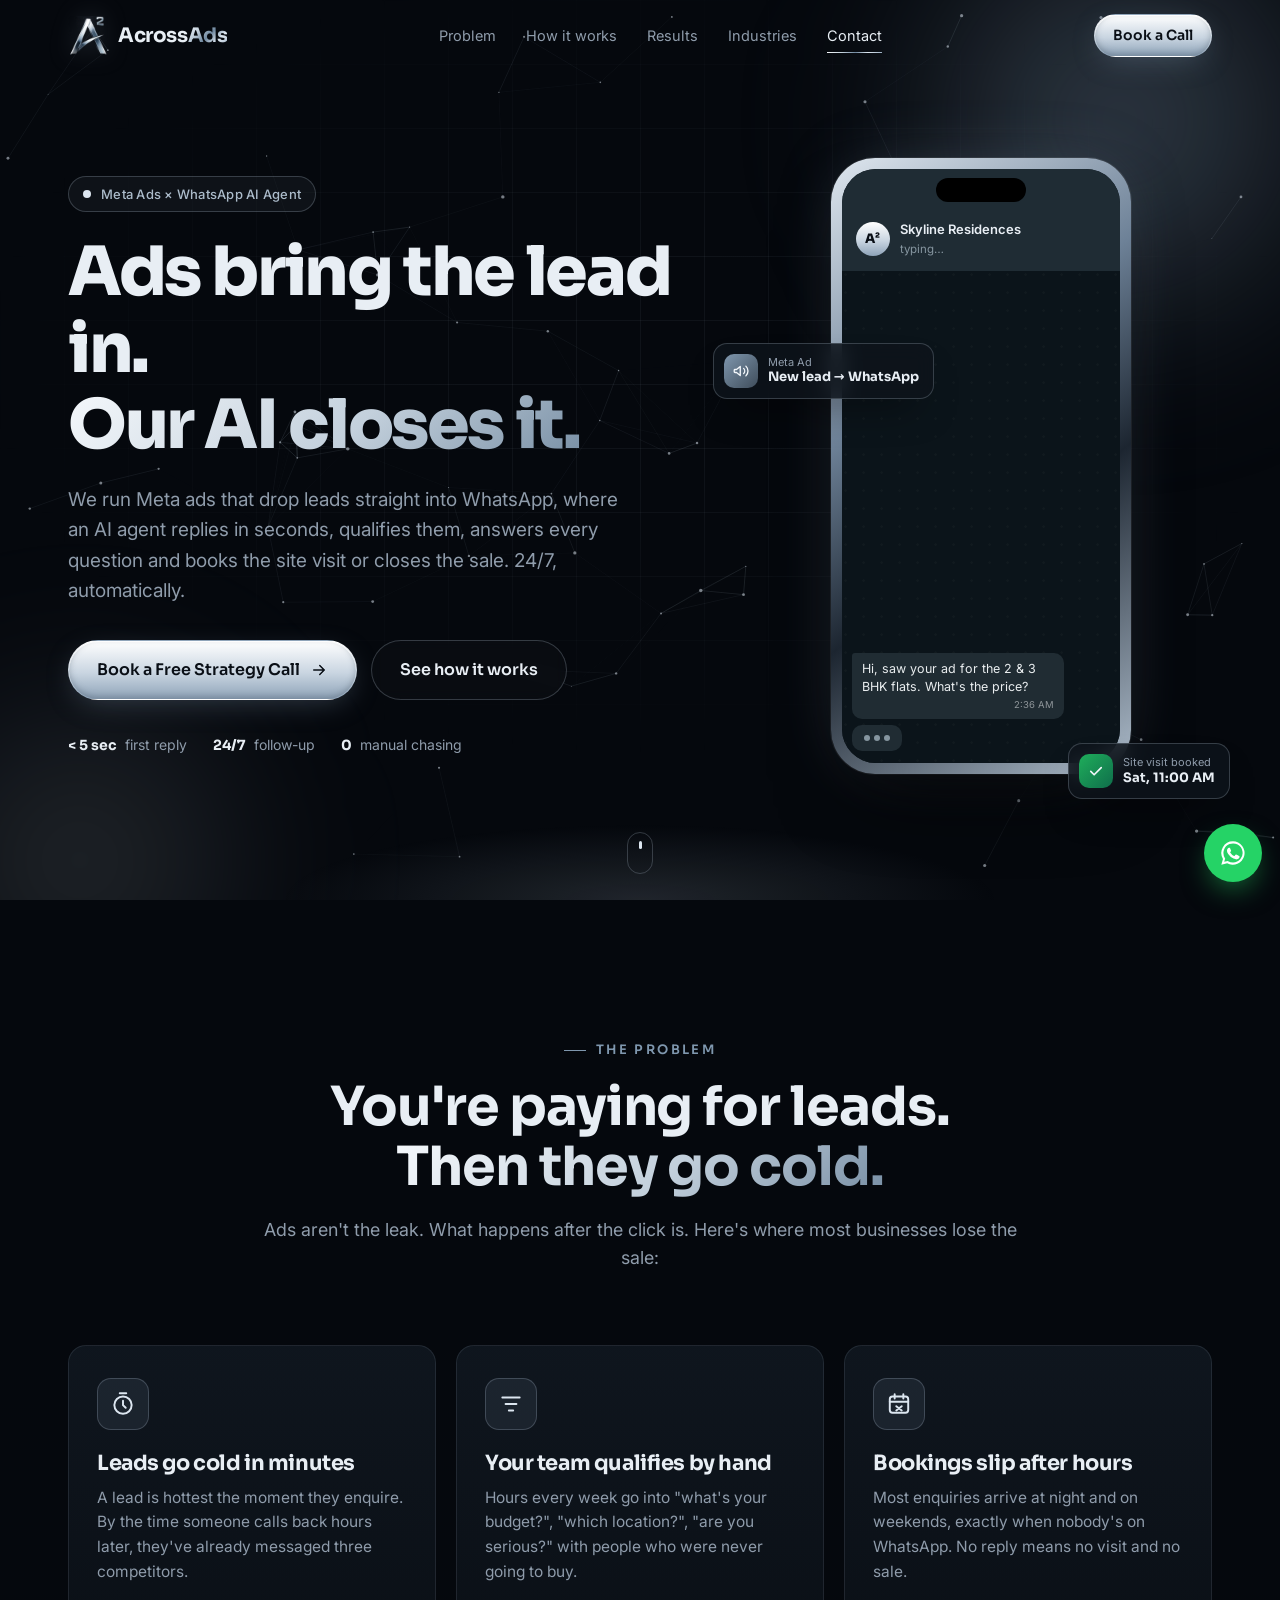
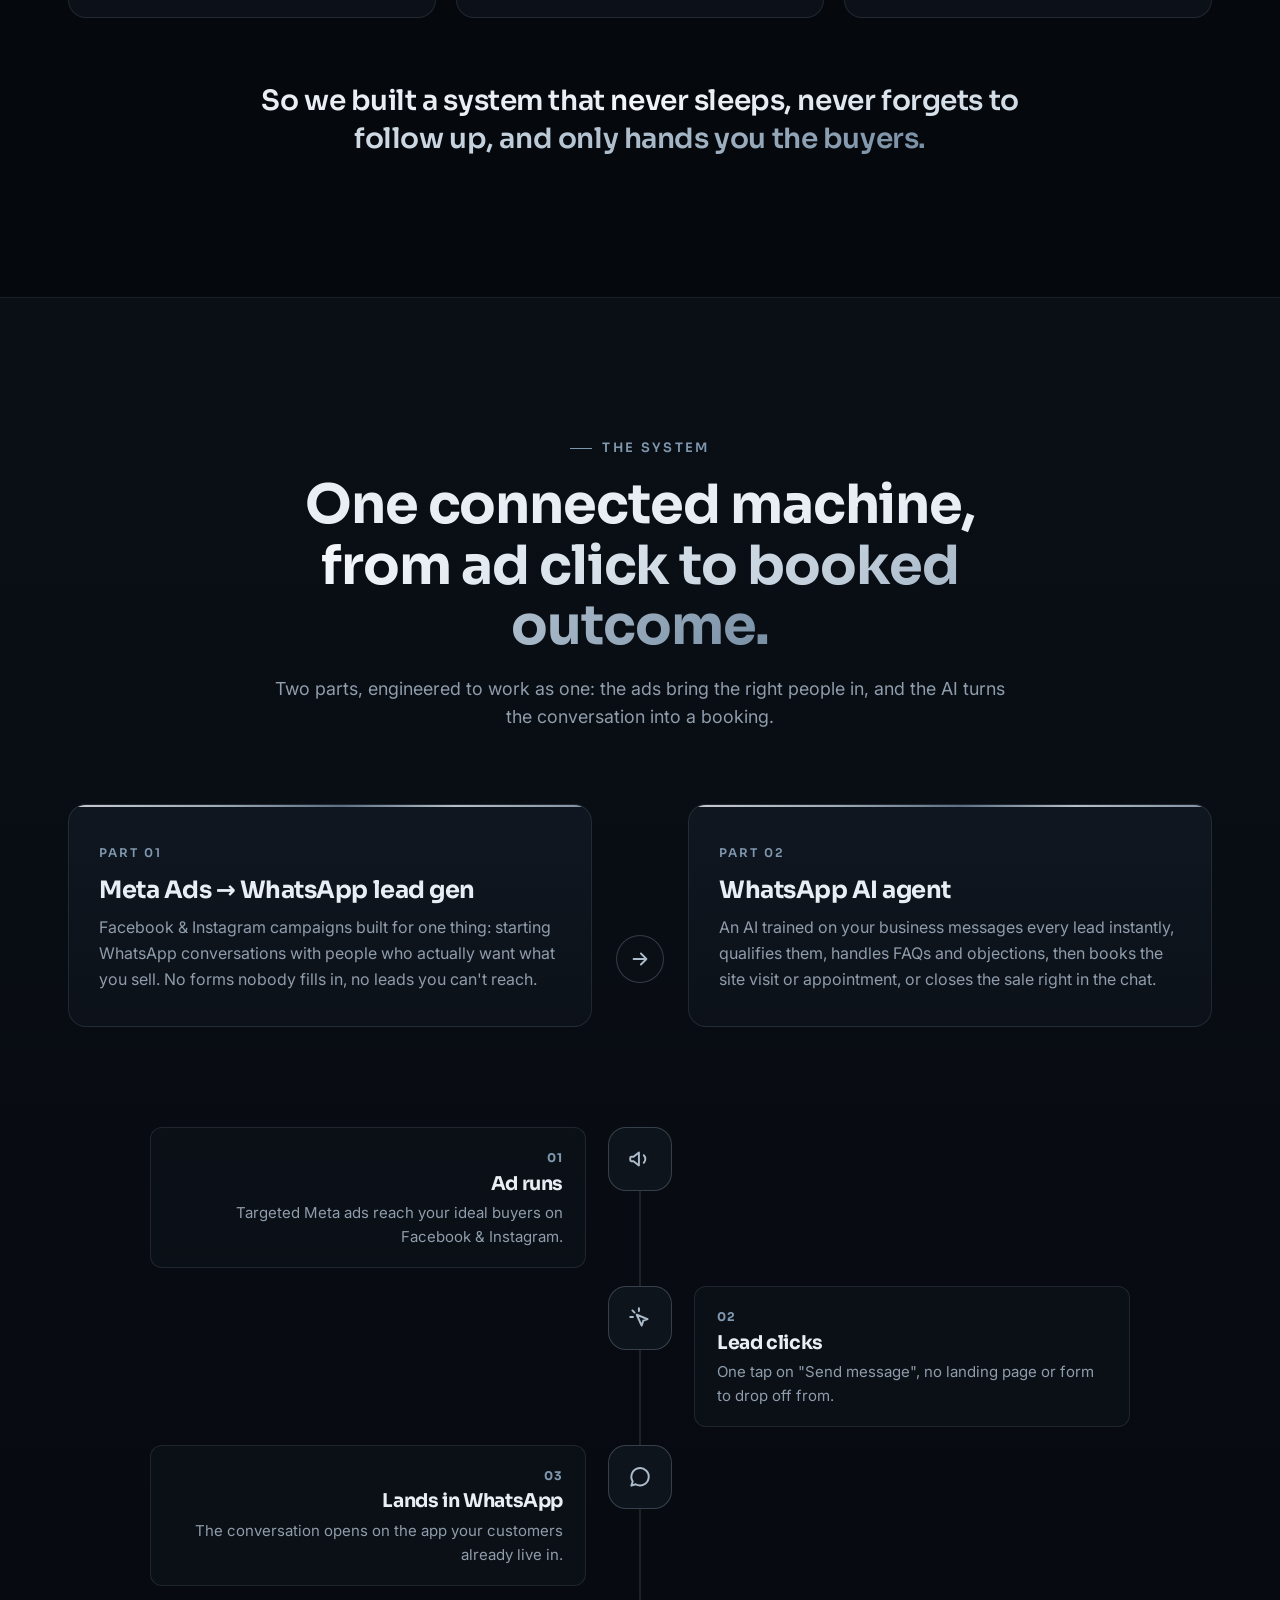
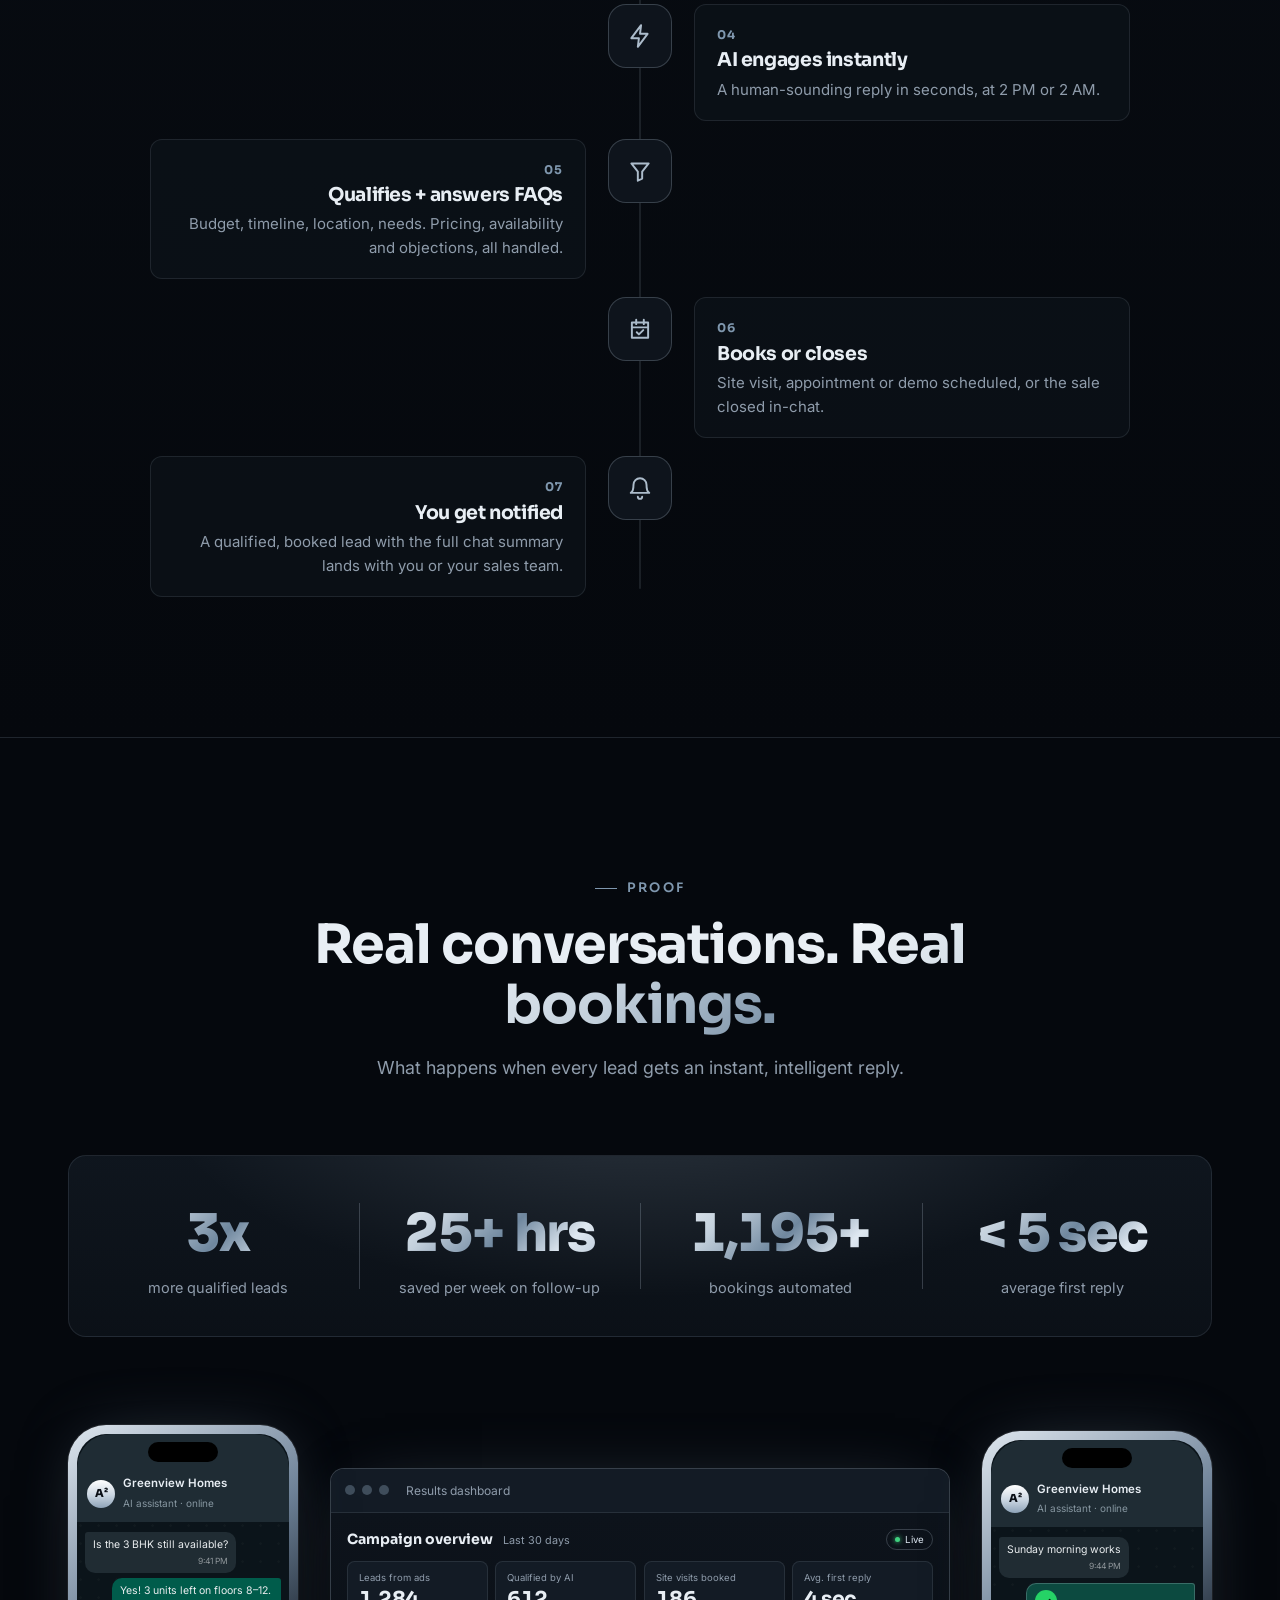
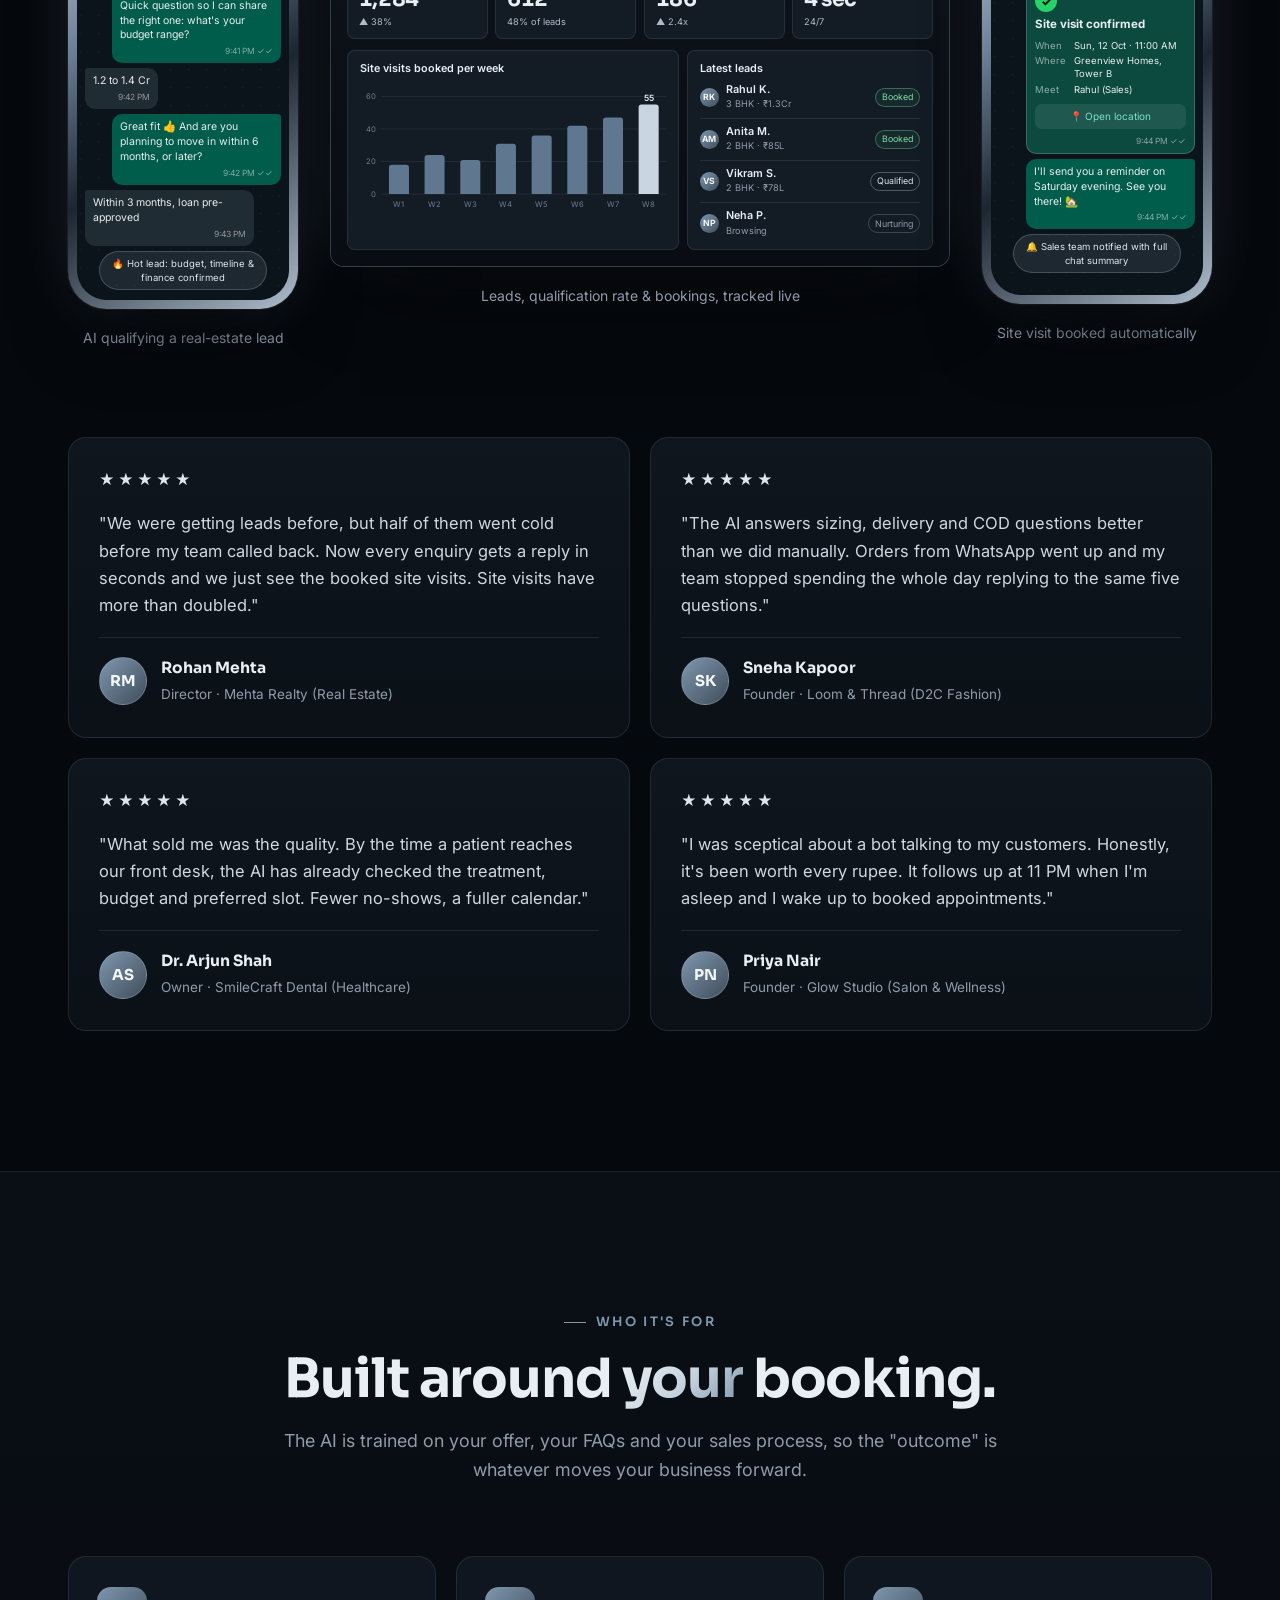
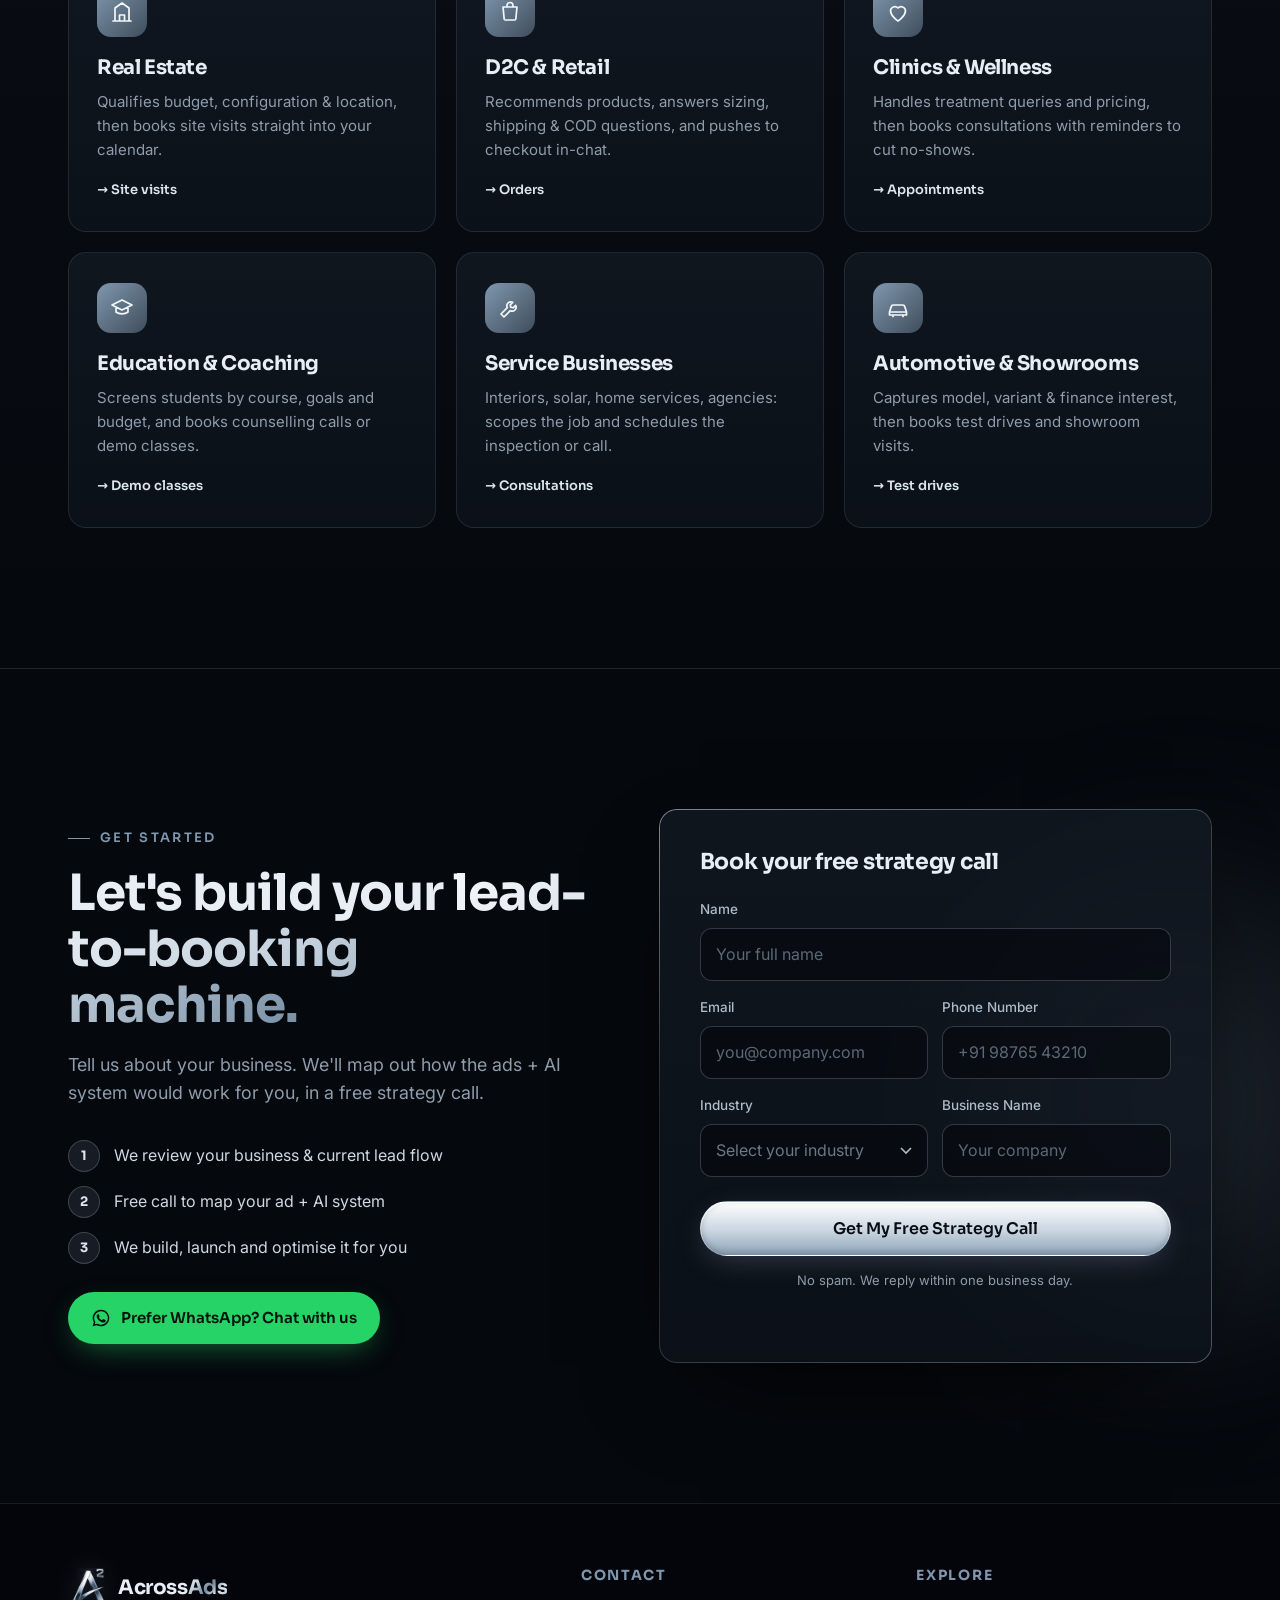
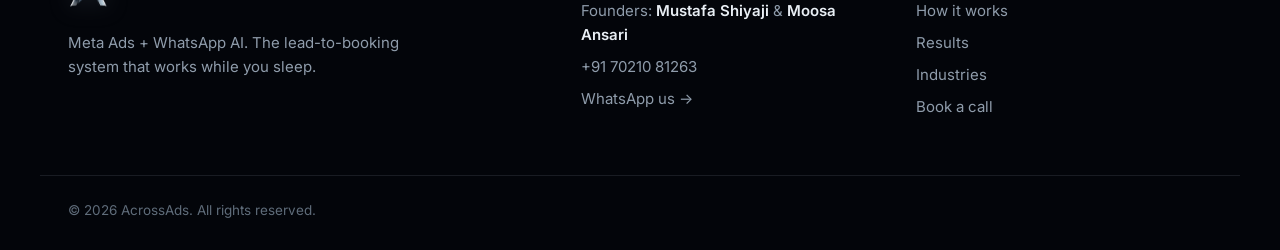
<file: index.html>
<!doctype html>
<html lang="en" class="no-js">
<head>
  <meta charset="utf-8" />
  <meta name="viewport" content="width=device-width, initial-scale=1, viewport-fit=cover" />
  <title>AcrossAds | Meta Ads + WhatsApp AI Lead-to-Booking System</title>
  <meta name="description" content="AcrossAds runs Meta ads that send leads straight into WhatsApp, where our AI agent replies instantly, qualifies them and books site visits or closes the sale, 24/7." />
  <meta name="theme-color" content="#05080d" />

  <!-- Social share preview. Swap the image for a 1200x630 banner when you have one. -->
  <meta property="og:title" content="AcrossAds | Ads bring the lead in. Our AI closes it." />
  <meta property="og:description" content="Meta Ads → WhatsApp → AI agent that qualifies and books, automatically." />
  <meta property="og:image" content="assets/logo-full.webp" />

  <link rel="icon" type="image/png" href="assets/favicon.png" />
  <link rel="preconnect" href="https://fonts.googleapis.com" />
  <link rel="preconnect" href="https://fonts.gstatic.com" crossorigin />
  <link href="https://fonts.googleapis.com/css2?family=Sora:wght@500;600;700;800&family=Inter:wght@400;500;600&display=swap" rel="stylesheet" />
  <link rel="stylesheet" href="styles.css" />
</head>
<body>

  <!-- =========================================================
       NAVBAR (sticky)
       ========================================================= -->
  <header class="nav" id="nav">
    <div class="container nav__inner">
      <a href="#top" class="brand" aria-label="AcrossAds home">
        <!-- Logo mark (cropped from your logo, background removed).
             To use a new file, replace assets/logo-mark.webp -->
        <img src="assets/logo-mark.webp" alt="" width="40" height="40" class="brand__mark" />
        <span class="brand__name">Across<span>Ads</span></span>
      </a>

      <nav class="nav__links" id="navLinks" aria-label="Primary">
        <a href="#problem">Problem</a>
        <a href="#system">How it works</a>
        <a href="#proof">Results</a>
        <a href="#industries">Industries</a>
        <a href="#contact">Contact</a>
        <a href="#contact" class="btn btn--chrome nav__cta-mobile">Book a Call</a>
      </nav>

      <div class="nav__right">
        <a href="#contact" class="btn btn--chrome btn--sm nav__cta">Book a Call</a>
        <button class="nav__toggle" id="navToggle" aria-label="Open menu" aria-expanded="false" aria-controls="navLinks">
          <span></span><span></span>
        </button>
      </div>
    </div>
  </header>

  <main id="top">

    <!-- =========================================================
         1. HERO
         ========================================================= -->
    <section class="hero">
      <!-- Animated background: drifting chrome/steel glows + particle mesh (canvas, see script.js) -->
      <div class="hero__bg" aria-hidden="true">
        <div class="orb orb--1" data-parallax="0.15"></div>
        <div class="orb orb--2" data-parallax="-0.1"></div>
        <canvas id="mesh"></canvas>
        <div class="hero__grid"></div>
      </div>

      <div class="container hero__inner">
        <div class="hero__copy">
          <p class="eyebrow reveal"><span class="dot"></span> Meta Ads × WhatsApp AI Agent</p>
          <h1 class="hero__title reveal">
            Ads bring the lead in.<br />
            <span class="chrome-text">Our AI closes it.</span>
          </h1>
          <p class="hero__sub reveal">
            We run Meta ads that drop leads straight into WhatsApp, where an AI agent replies in seconds,
            qualifies them, answers every question and books the site visit or closes the sale. 24/7, automatically.
          </p>
          <div class="hero__ctas reveal">
            <a href="#contact" class="btn btn--chrome btn--lg">
              Book a Free Strategy Call
              <svg viewBox="0 0 24 24" width="18" height="18" aria-hidden="true"><path d="M5 12h14M13 6l6 6-6 6" fill="none" stroke="currentColor" stroke-width="2" stroke-linecap="round" stroke-linejoin="round"/></svg>
            </a>
            <a href="#system" class="btn btn--ghost btn--lg">See how it works</a>
          </div>
          <ul class="hero__chips reveal">
            <li><strong>&lt; 5 sec</strong> first reply</li>
            <li><strong>24/7</strong> follow-up</li>
            <li><strong>0</strong> manual chasing</li>
          </ul>
        </div>

        <!-- Hero phone: animated WhatsApp conversation (messages defined in script.js → HERO_CHAT) -->
        <div class="hero__visual reveal" data-parallax="-0.06">
          <div class="float-card float-card--ad">
            <div class="float-card__icon">
              <svg viewBox="0 0 24 24" width="18" height="18" aria-hidden="true"><path d="M3 11v2a1 1 0 0 0 1 1h2l5 4V6L6 10H4a1 1 0 0 0-1 1zM15.5 8.5a5 5 0 0 1 0 7M18.5 5.5a9 9 0 0 1 0 13" fill="none" stroke="currentColor" stroke-width="1.8" stroke-linecap="round" stroke-linejoin="round"/></svg>
            </div>
            <div><small>Meta Ad</small><b>New lead → WhatsApp</b></div>
          </div>

          <div class="phone">
            <div class="phone__notch"></div>
            <div class="wa">
              <div class="wa__head">
                <div class="wa__avatar">A²</div>
                <div>
                  <b>Skyline Residences</b>
                  <small id="waStatus">AI assistant · online</small>
                </div>
              </div>
              <div class="wa__body" id="heroChat" aria-live="polite"></div>
            </div>
          </div>

          <div class="float-card float-card--booked">
            <div class="float-card__icon float-card__icon--ok">
              <svg viewBox="0 0 24 24" width="18" height="18" aria-hidden="true"><path d="M5 12.5l4.5 4.5L19 7.5" fill="none" stroke="currentColor" stroke-width="2.2" stroke-linecap="round" stroke-linejoin="round"/></svg>
            </div>
            <div><small>Site visit booked</small><b>Sat, 11:00 AM</b></div>
          </div>
        </div>
      </div>

      <a href="#problem" class="scroll-cue" aria-label="Scroll down"><span></span></a>
    </section>

    <!-- =========================================================
         2. THE PROBLEM
         ========================================================= -->
    <section class="section" id="problem">
      <div class="container">
        <div class="section__head reveal">
          <p class="kicker">The problem</p>
          <h2>You're paying for leads. <span class="chrome-text">Then they go cold.</span></h2>
          <p class="lead">Ads aren't the leak. What happens after the click is. Here's where most businesses lose the sale:</p>
        </div>

        <div class="problem-grid">
          <article class="p-card reveal">
            <div class="p-card__icon">
              <svg viewBox="0 0 24 24" width="26" height="26" aria-hidden="true"><circle cx="12" cy="13" r="8" fill="none" stroke="currentColor" stroke-width="1.8"/><path d="M12 9v4l2.5 2.5M9 2h6" fill="none" stroke="currentColor" stroke-width="1.8" stroke-linecap="round"/></svg>
            </div>
            <h3>Leads go cold in minutes</h3>
            <p>A lead is hottest the moment they enquire. By the time someone calls back hours later, they've already messaged three competitors.</p>
          </article>

          <article class="p-card reveal">
            <div class="p-card__icon">
              <svg viewBox="0 0 24 24" width="26" height="26" aria-hidden="true"><path d="M4 6h16M7 12h10M10 18h4" fill="none" stroke="currentColor" stroke-width="1.8" stroke-linecap="round"/></svg>
            </div>
            <h3>Your team qualifies by hand</h3>
            <p>Hours every week go into "what's your budget?", "which location?", "are you serious?" with people who were never going to buy.</p>
          </article>

          <article class="p-card reveal">
            <div class="p-card__icon">
              <svg viewBox="0 0 24 24" width="26" height="26" aria-hidden="true"><rect x="3.5" y="5" width="17" height="15" rx="2.5" fill="none" stroke="currentColor" stroke-width="1.8"/><path d="M3.5 10h17M8 3v4M16 3v4M9.5 14l5 4M14.5 14l-5 4" fill="none" stroke="currentColor" stroke-width="1.8" stroke-linecap="round"/></svg>
            </div>
            <h3>Bookings slip after hours</h3>
            <p>Most enquiries arrive at night and on weekends, exactly when nobody's on WhatsApp. No reply means no visit and no sale.</p>
          </article>
        </div>

        <p class="problem__bridge reveal">
          So we built a system that <span class="chrome-text">never sleeps, never forgets to follow up, and only hands you the buyers.</span>
        </p>
      </div>
    </section>

    <!-- =========================================================
         3. THE SYSTEM (how it works)
         ========================================================= -->
    <section class="section section--alt" id="system">
      <div class="container">
        <div class="section__head reveal">
          <p class="kicker">The system</p>
          <h2>One connected machine, <span class="chrome-text">from ad click to booked outcome.</span></h2>
          <p class="lead">Two parts, engineered to work as one: the ads bring the right people in, and the AI turns the conversation into a booking.</p>
        </div>

        <!-- Two pillars -->
        <div class="pillars">
          <div class="pillar reveal">
            <span class="pillar__num">Part 01</span>
            <h3>Meta Ads → WhatsApp lead gen</h3>
            <p>Facebook &amp; Instagram campaigns built for one thing: starting WhatsApp conversations with people who actually want what you sell. No forms nobody fills in, no leads you can't reach.</p>
          </div>
          <div class="pillar__link" aria-hidden="true">
            <span></span>
            <svg viewBox="0 0 24 24" width="22" height="22"><path d="M5 12h14M13 6l6 6-6 6" fill="none" stroke="currentColor" stroke-width="2" stroke-linecap="round" stroke-linejoin="round"/></svg>
          </div>
          <div class="pillar reveal">
            <span class="pillar__num">Part 02</span>
            <h3>WhatsApp AI agent</h3>
            <p>An AI trained on your business messages every lead instantly, qualifies them, handles FAQs and objections, then books the site visit or appointment, or closes the sale right in the chat.</p>
          </div>
        </div>

        <!-- Step-by-step flow. The line fills as you scroll (script.js → flow progress). -->
        <div class="flow" id="flow">
          <div class="flow__track" aria-hidden="true"><div class="flow__fill" id="flowFill"></div></div>
          <ol class="flow__list">

          <li class="step reveal">
            <div class="step__icon"><svg viewBox="0 0 24 24" aria-hidden="true"><path d="M3 11v2a1 1 0 0 0 1 1h2l5 4V6L6 10H4a1 1 0 0 0-1 1zM15.5 8.5a5 5 0 0 1 0 7" /></svg></div>
            <div class="step__body"><span class="step__n">01</span><h4>Ad runs</h4><p>Targeted Meta ads reach your ideal buyers on Facebook &amp; Instagram.</p></div>
          </li>
          <li class="step reveal">
            <div class="step__icon"><svg viewBox="0 0 24 24" aria-hidden="true"><path d="M9 9l10 4-4 1.5L13.5 19z M5 5l2 2M11 3v2.5M3 11h2.5" /></svg></div>
            <div class="step__body"><span class="step__n">02</span><h4>Lead clicks</h4><p>One tap on "Send message", no landing page or form to drop off from.</p></div>
          </li>
          <li class="step reveal">
            <div class="step__icon"><svg viewBox="0 0 24 24" aria-hidden="true"><path d="M4 20l1.3-3.9A8 8 0 1 1 8 18.7z" /></svg></div>
            <div class="step__body"><span class="step__n">03</span><h4>Lands in WhatsApp</h4><p>The conversation opens on the app your customers already live in.</p></div>
          </li>
          <li class="step reveal">
            <div class="step__icon"><svg viewBox="0 0 24 24" aria-hidden="true"><path d="M13 2L4 14h7l-1 8 9-12h-7z" /></svg></div>
            <div class="step__body"><span class="step__n">04</span><h4>AI engages instantly</h4><p>A human-sounding reply in seconds, at 2 PM or 2 AM.</p></div>
          </li>
          <li class="step reveal">
            <div class="step__icon"><svg viewBox="0 0 24 24" aria-hidden="true"><path d="M4 5h16l-6 7.5V19l-4 2v-8.5z" /></svg></div>
            <div class="step__body"><span class="step__n">05</span><h4>Qualifies + answers FAQs</h4><p>Budget, timeline, location, needs. Pricing, availability and objections, all handled.</p></div>
          </li>
          <li class="step reveal">
            <div class="step__icon"><svg viewBox="0 0 24 24" aria-hidden="true"><path d="M4.5 6h15v14h-15zM4.5 10.5h15M8.5 3.5v4M15.5 3.5v4M9 15l2 2 4-4" /></svg></div>
            <div class="step__body"><span class="step__n">06</span><h4>Books or closes</h4><p>Site visit, appointment or demo scheduled, or the sale closed in-chat.</p></div>
          </li>
          <li class="step reveal">
            <div class="step__icon"><svg viewBox="0 0 24 24" aria-hidden="true"><path d="M6 9a6 6 0 1 1 12 0c0 6 2.5 7.5 2.5 7.5h-17S6 15 6 9zM10 20a2 2 0 0 0 4 0" /></svg></div>
            <div class="step__body"><span class="step__n">07</span><h4>You get notified</h4><p>A qualified, booked lead with the full chat summary lands with you or your sales team.</p></div>
          </li>
          </ol>
        </div>
      </div>
    </section>

    <!-- =========================================================
         4. PROOF / SOCIAL PROOF
         ========================================================= -->
    <section class="section" id="proof">
      <div class="container">
        <div class="section__head reveal">
          <p class="kicker">Proof</p>
          <h2>Real conversations. <span class="chrome-text">Real bookings.</span></h2>
          <p class="lead">What happens when every lead gets an instant, intelligent reply.</p>
        </div>

        <!-- STAT STRIP
             ✏️ EDIT: change data-count (the number), data-suffix / data-prefix, and the label text.
             Counters animate from 0 when scrolled into view. -->
        <div class="stats reveal">
          <div class="stat">
            <span class="stat__num" data-count="3" data-suffix="x">0</span>
            <span class="stat__label">more qualified leads</span>
          </div>
          <div class="stat">
            <span class="stat__num" data-count="25" data-suffix="+ hrs">0</span>
            <span class="stat__label">saved per week on follow-up</span>
          </div>
          <div class="stat">
            <span class="stat__num" data-count="1200" data-suffix="+">0</span>
            <span class="stat__label">bookings automated</span>
          </div>
          <div class="stat">
            <span class="stat__num" data-count="5" data-prefix="&lt; " data-suffix=" sec">0</span>
            <span class="stat__label">average first reply</span>
          </div>
        </div>

        <!-- SCREENSHOT MOCKUPS
             These are built in HTML (sample data) so the section looks complete before you have real screenshots.
             ✏️ EDIT: change the names/numbers directly below, OR replace a whole mockup
             (the <div class="wa wa--mini">…</div> or <div class="dash">…</div> inside a frame) with:  <img src="assets/your-screenshot.jpg" alt="Describe it" />
             Phone frames suit tall WhatsApp screenshots (≈ 9:19.5). The browser frame suits dashboards (≈ 16:10). -->
        <div class="shots">
          <figure class="shot reveal">
            <div class="phone phone--sm">
              <div class="phone__notch"></div>
              <div class="phone__screen">
                <div class="wa wa--mini">
                <div class="wa__head">
                  <div class="wa__avatar">A²</div>
                  <div><b>Greenview Homes</b><small>AI assistant · online</small></div>
                </div>
                <div class="wa__body">
                  <div class="msg msg--in">Is the 3 BHK still available?<small>9:41 PM</small></div>
                  <div class="msg msg--out">Yes! 3 units left on floors 8–12. Quick question so I can share the right one: what's your budget range?<small>9:41 PM ✓✓</small></div>
                  <div class="msg msg--in">1.2 to 1.4 Cr<small>9:42 PM</small></div>
                  <div class="msg msg--out">Great fit 👍 And are you planning to move in within 6 months, or later?<small>9:42 PM ✓✓</small></div>
                  <div class="msg msg--in">Within 3 months, loan pre-approved<small>9:43 PM</small></div>
                  <div class="msg msg--tag">🔥 Hot lead: budget, timeline &amp; finance confirmed</div>
                </div>
              </div>
              </div>
            </div>
            <figcaption>AI qualifying a real-estate lead</figcaption>
          </figure>

          <figure class="shot shot--wide reveal">
            <div class="browser">
              <div class="browser__bar"><i></i><i></i><i></i><span>Results dashboard</span></div>
              <div class="browser__screen">
                <div class="dash">
                  <div class="dash__top">
                    <div><b>Campaign overview</b><span>Last 30 days</span></div>
                    <span class="dash__live"><i></i>Live</span>
                  </div>
                  <div class="dash__kpis">
                    <div class="kpi"><span>Leads from ads</span><b>1,284</b><em>▲ 38%</em></div>
                    <div class="kpi"><span>Qualified by AI</span><b>612</b><em>48% of leads</em></div>
                    <div class="kpi"><span>Site visits booked</span><b>186</b><em>▲ 2.4x</em></div>
                    <div class="kpi"><span>Avg. first reply</span><b>4 sec</b><em>24/7</em></div>
                  </div>
                  <div class="dash__main">
                    <div class="dash__panel">
                      <p class="dash__h">Site visits booked per week</p>
                      <svg class="dash__svg" viewBox="0 0 320 132" role="img" aria-label="Site visits booked per week, rising from 18 in week 1 to 55 in week 8"><line x1="22" x2="320" y1="116.0" y2="116.0" class="g"/><text x="17" y="119.0" text-anchor="end">0</text><line x1="22" x2="320" y1="82.0" y2="82.0" class="g"/><text x="17" y="85.0" text-anchor="end">20</text><line x1="22" x2="320" y1="48.0" y2="48.0" class="g"/><text x="17" y="51.0" text-anchor="end">40</text><line x1="22" x2="320" y1="14.0" y2="14.0" class="g"/><text x="17" y="17.0" text-anchor="end">60</text><path d="M30.2,116.0V88.4Q30.2,85.4 33.2,85.4H48.1Q51.1,85.4 51.1,88.4V116.0Z" class="b"><title>W1: 18 site visits booked</title></path><text x="40.6" y="129" text-anchor="middle">W1</text><path d="M67.4,116.0V78.2Q67.4,75.2 70.4,75.2H85.3Q88.3,75.2 88.3,78.2V116.0Z" class="b"><title>W2: 24 site visits booked</title></path><text x="77.9" y="129" text-anchor="middle">W2</text><path d="M104.7,116.0V83.3Q104.7,80.3 107.7,80.3H122.6Q125.6,80.3 125.6,83.3V116.0Z" class="b"><title>W3: 21 site visits booked</title></path><text x="115.1" y="129" text-anchor="middle">W3</text><path d="M141.9,116.0V66.3Q141.9,63.3 144.9,63.3H159.8Q162.8,63.3 162.8,66.3V116.0Z" class="b"><title>W4: 31 site visits booked</title></path><text x="152.4" y="129" text-anchor="middle">W4</text><path d="M179.2,116.0V57.8Q179.2,54.8 182.2,54.8H197.1Q200.1,54.8 200.1,57.8V116.0Z" class="b"><title>W5: 36 site visits booked</title></path><text x="189.6" y="129" text-anchor="middle">W5</text><path d="M216.4,116.0V47.6Q216.4,44.6 219.4,44.6H234.3Q237.3,44.6 237.3,47.6V116.0Z" class="b"><title>W6: 42 site visits booked</title></path><text x="226.9" y="129" text-anchor="middle">W6</text><path d="M253.7,116.0V39.1Q253.7,36.1 256.7,36.1H271.6Q274.6,36.1 274.6,39.1V116.0Z" class="b"><title>W7: 47 site visits booked</title></path><text x="264.1" y="129" text-anchor="middle">W7</text><path d="M290.9,116.0V25.5Q290.9,22.5 293.9,22.5H308.8Q311.8,22.5 311.8,25.5V116.0Z" class="b b--hi"><title>W8: 55 site visits booked</title></path><text x="301.4" y="129" text-anchor="middle">W8</text><text x="301.4" y="18.5" text-anchor="middle" class="v">55</text></svg>
                    </div>
                    <div class="dash__panel">
                      <p class="dash__h">Latest leads</p>
                      <ul class="dash__leads">
                        <li><span class="av">RK</span><div><b>Rahul K.</b><small>3 BHK · ₹1.3Cr</small></div><em class="st st--ok">Booked</em></li>
                        <li><span class="av">AM</span><div><b>Anita M.</b><small>2 BHK · ₹85L</small></div><em class="st st--ok">Booked</em></li>
                        <li><span class="av">VS</span><div><b>Vikram S.</b><small>2 BHK · ₹78L</small></div><em class="st st--q">Qualified</em></li>
                        <li><span class="av">NP</span><div><b>Neha P.</b><small>Browsing</small></div><em class="st">Nurturing</em></li>
                      </ul>
                    </div>
                  </div>
                </div>
              </div>
            </div>
            <figcaption>Leads, qualification rate &amp; bookings, tracked live</figcaption>
          </figure>

          <figure class="shot reveal">
            <div class="phone phone--sm">
              <div class="phone__notch"></div>
              <div class="phone__screen">
                <div class="wa wa--mini">
                <div class="wa__head">
                  <div class="wa__avatar">A²</div>
                  <div><b>Greenview Homes</b><small>AI assistant · online</small></div>
                </div>
                <div class="wa__body">
                  <div class="msg msg--in">Sunday morning works<small>9:44 PM</small></div>
                  <div class="msg msg--out booking">
                    <span class="booking__ok">✓</span>
                    <b>Site visit confirmed</b>
                    <dl>
                      <dt>When</dt><dd>Sun, 12 Oct · 11:00 AM</dd>
                      <dt>Where</dt><dd>Greenview Homes, Tower B</dd>
                      <dt>Meet</dt><dd>Rahul (Sales)</dd>
                    </dl>
                    <span class="booking__btn">📍 Open location</span>
                    <small>9:44 PM ✓✓</small>
                  </div>
                  <div class="msg msg--out">I'll send you a reminder on Saturday evening. See you there! 🏡<small>9:44 PM ✓✓</small></div>
                  <div class="msg msg--tag">🔔 Sales team notified with full chat summary</div>
                </div>
              </div>
              </div>
            </div>
            <figcaption>Site visit booked automatically</figcaption>
          </figure>
        </div>

        <!-- TESTIMONIALS
             ⚠️ PLACEHOLDERS: these are sample testimonials. Replace them with real ones from your
             clients before running traffic to this page.
             ✏️ EDIT: quote text, name, business/industry, and the photo. For a photo, replace
             <div class="t-card__avatar">RM</div> with  <img class="t-card__avatar" src="assets/client.jpg" alt="Name" /> -->
        <div class="testimonials">
          <blockquote class="t-card reveal">
            <div class="t-card__stars" aria-label="5 out of 5">★★★★★</div>
            <p>"We were getting leads before, but half of them went cold before my team called back. Now every enquiry gets a reply in seconds and we just see the booked site visits. Site visits have more than doubled."</p>
            <footer>
              <div class="t-card__avatar">RM</div>
              <div><b>Rohan Mehta</b><small>Director · Mehta Realty (Real Estate)</small></div>
            </footer>
          </blockquote>

          <blockquote class="t-card reveal">
            <div class="t-card__stars" aria-label="5 out of 5">★★★★★</div>
            <p>"The AI answers sizing, delivery and COD questions better than we did manually. Orders from WhatsApp went up and my team stopped spending the whole day replying to the same five questions."</p>
            <footer>
              <div class="t-card__avatar">SK</div>
              <div><b>Sneha Kapoor</b><small>Founder · Loom &amp; Thread (D2C Fashion)</small></div>
            </footer>
          </blockquote>

          <blockquote class="t-card reveal">
            <div class="t-card__stars" aria-label="5 out of 5">★★★★★</div>
            <p>"What sold me was the quality. By the time a patient reaches our front desk, the AI has already checked the treatment, budget and preferred slot. Fewer no-shows, a fuller calendar."</p>
            <footer>
              <div class="t-card__avatar">AS</div>
              <div><b>Dr. Arjun Shah</b><small>Owner · SmileCraft Dental (Healthcare)</small></div>
            </footer>
          </blockquote>

          <blockquote class="t-card reveal">
            <div class="t-card__stars" aria-label="5 out of 5">★★★★★</div>
            <p>"I was sceptical about a bot talking to my customers. Honestly, it's been worth every rupee. It follows up at 11 PM when I'm asleep and I wake up to booked appointments."</p>
            <footer>
              <div class="t-card__avatar">PN</div>
              <div><b>Priya Nair</b><small>Founder · Glow Studio (Salon &amp; Wellness)</small></div>
            </footer>
          </blockquote>
        </div>
      </div>
    </section>

    <!-- =========================================================
         5. WHO IT'S FOR
         ========================================================= -->
    <section class="section section--alt" id="industries">
      <div class="container">
        <div class="section__head reveal">
          <p class="kicker">Who it's for</p>
          <h2>Built around <span class="chrome-text">your</span> booking.</h2>
          <p class="lead">The AI is trained on your offer, your FAQs and your sales process, so the "outcome" is whatever moves your business forward.</p>
        </div>

        <!-- ✏️ EDIT: add/remove industry cards freely. -->
        <div class="industries">
          <article class="i-card reveal">
            <div class="i-card__icon"><svg viewBox="0 0 24 24" aria-hidden="true"><path d="M3 21h18M5 21V8l7-5 7 5v13M9.5 21v-6h5v6"/></svg></div>
            <h3>Real Estate</h3>
            <p>Qualifies budget, configuration &amp; location, then books site visits straight into your calendar.</p>
            <span class="i-card__tag">→ Site visits</span>
          </article>
          <article class="i-card reveal">
            <div class="i-card__icon"><svg viewBox="0 0 24 24" aria-hidden="true"><path d="M5 7h14l-1.2 12.2a1 1 0 0 1-1 .8H7.2a1 1 0 0 1-1-.8zM9 7V5.5a3 3 0 0 1 6 0V7"/></svg></div>
            <h3>D2C &amp; Retail</h3>
            <p>Recommends products, answers sizing, shipping &amp; COD questions, and pushes to checkout in-chat.</p>
            <span class="i-card__tag">→ Orders</span>
          </article>
          <article class="i-card reveal">
            <div class="i-card__icon"><svg viewBox="0 0 24 24" aria-hidden="true"><path d="M12 21s-7.5-4.6-7.5-10.4A4.4 4.4 0 0 1 12 8a4.4 4.4 0 0 1 7.5 2.6C19.5 16.4 12 21 12 21z"/></svg></div>
            <h3>Clinics &amp; Wellness</h3>
            <p>Handles treatment queries and pricing, then books consultations with reminders to cut no-shows.</p>
            <span class="i-card__tag">→ Appointments</span>
          </article>
          <article class="i-card reveal">
            <div class="i-card__icon"><svg viewBox="0 0 24 24" aria-hidden="true"><path d="M2 9l10-5 10 5-10 5zM6 11v5c3 2.5 9 2.5 12 0v-5"/></svg></div>
            <h3>Education &amp; Coaching</h3>
            <p>Screens students by course, goals and budget, and books counselling calls or demo classes.</p>
            <span class="i-card__tag">→ Demo classes</span>
          </article>
          <article class="i-card reveal">
            <div class="i-card__icon"><svg viewBox="0 0 24 24" aria-hidden="true"><path d="M14.7 6.3a4 4 0 0 0-5.4 5.4L3 18l3 3 6.3-6.3a4 4 0 0 0 5.4-5.4l-2.5 2.5-2.4-.6-.6-2.4z"/></svg></div>
            <h3>Service Businesses</h3>
            <p>Interiors, solar, home services, agencies: scopes the job and schedules the inspection or call.</p>
            <span class="i-card__tag">→ Consultations</span>
          </article>
          <article class="i-card reveal">
            <div class="i-card__icon"><svg viewBox="0 0 24 24" aria-hidden="true"><path d="M5 16h14M3.5 16l1.8-5.4A2 2 0 0 1 7.2 9h9.6a2 2 0 0 1 1.9 1.6L20.5 16v3h-17zM7 19v1.5M17 19v1.5"/></svg></div>
            <h3>Automotive &amp; Showrooms</h3>
            <p>Captures model, variant &amp; finance interest, then books test drives and showroom visits.</p>
            <span class="i-card__tag">→ Test drives</span>
          </article>
        </div>
      </div>
    </section>

    <!-- =========================================================
         6. CONTACT / LEAD FORM
         ========================================================= -->
    <section class="section contact" id="contact">
      <div class="container contact__inner">
        <div class="contact__copy reveal">
          <p class="kicker">Get started</p>
          <h2>Let's build your <span class="chrome-text">lead-to-booking machine.</span></h2>
          <p class="lead">Tell us about your business. We'll map out how the ads + AI system would work for you, in a free strategy call.</p>

          <ul class="next-steps">
            <li><span>1</span> We review your business &amp; current lead flow</li>
            <li><span>2</span> Free call to map your ad + AI system</li>
            <li><span>3</span> We build, launch and optimise it for you</li>
          </ul>

          <a class="btn btn--wa" href="https://wa.me/917021081263?text=Hi%20AcrossAds%2C%20I%27d%20like%20to%20know%20more%20about%20the%20Meta%20Ads%20%2B%20WhatsApp%20AI%20system." target="_blank" rel="noopener">
            <svg viewBox="0 0 24 24" width="20" height="20" aria-hidden="true"><path fill="currentColor" d="M12 2a10 10 0 0 0-8.6 15.1L2 22l5-1.3A10 10 0 1 0 12 2zm0 18.2a8.2 8.2 0 0 1-4.2-1.2l-.3-.2-3 .8.8-2.9-.2-.3A8.2 8.2 0 1 1 12 20.2zm4.5-6.1c-.2-.1-1.5-.7-1.7-.8s-.4-.1-.6.1-.7.8-.8 1-.3.2-.5.1a6.7 6.7 0 0 1-3.3-2.9c-.3-.4.3-.4.7-1.4.1-.2 0-.3 0-.4l-.8-1.8c-.2-.5-.4-.4-.6-.4h-.5a1 1 0 0 0-.7.3 3 3 0 0 0-.9 2.2 5.2 5.2 0 0 0 1.1 2.7 11.8 11.8 0 0 0 4.5 4c1.7.7 2.3.8 3.2.6a2.7 2.7 0 0 0 1.8-1.3 2.2 2.2 0 0 0 .2-1.3c-.1-.1-.3-.2-.5-.3z"/></svg>
            Prefer WhatsApp? Chat with us
          </a>
        </div>

        <!-- ─────────────────────────────────────────────────────────
             LEAD FORM → sends to your email via Web3Forms (free, no backend)
             SETUP (2 minutes):
               1. Go to https://web3forms.com, enter the email you want leads sent to.
               2. They email you an Access Key.
               3. Paste it into the value="" of the access_key input below
                  (replace YOUR_WEB3FORMS_ACCESS_KEY).
             Until a key is added, submitting opens the visitor's email app
             with the details pre-filled (mailto fallback, see script.js → FALLBACK_EMAIL).
             ───────────────────────────────────────────────────────── -->
        <form class="form reveal" id="leadForm" action="https://api.web3forms.com/submit" method="POST" novalidate>
          <!-- 👇 PASTE YOUR WEB3FORMS ACCESS KEY HERE -->
          <input type="hidden" name="access_key" value="YOUR_WEB3FORMS_ACCESS_KEY" />
          <input type="hidden" name="subject" value="New lead from AcrossAds website" />
          <input type="hidden" name="from_name" value="AcrossAds Website" />
          <!-- Honeypot spam trap (leave empty, hidden from humans) -->
          <input type="checkbox" name="botcheck" class="hp" tabindex="-1" autocomplete="off" />

          <h3 class="form__title">Book your free strategy call</h3>

          <div class="field">
            <label for="f-name">Name</label>
            <input id="f-name" name="name" type="text" autocomplete="name" placeholder="Your full name" required />
          </div>

          <div class="field-row">
            <div class="field">
              <label for="f-email">Email</label>
              <input id="f-email" name="email" type="email" autocomplete="email" placeholder="you@company.com" required />
            </div>
            <div class="field">
              <label for="f-phone">Phone Number</label>
              <input id="f-phone" name="phone" type="tel" autocomplete="tel" inputmode="tel" placeholder="+91 98765 43210" required pattern="[0-9+\-\s()]{7,}" />
            </div>
          </div>

          <div class="field-row">
            <div class="field">
              <label for="f-industry">Industry</label>
              <select id="f-industry" name="industry" required>
                <option value="" disabled selected>Select your industry</option>
                <option>Real Estate</option>
                <option>D2C / E-commerce</option>
                <option>Retail</option>
                <option>Clinic / Healthcare / Wellness</option>
                <option>Education / Coaching</option>
                <option>Services (Interiors, Solar, Home services…)</option>
                <option>Automotive</option>
                <option>Other</option>
              </select>
            </div>
            <div class="field">
              <label for="f-business">Business Name</label>
              <input id="f-business" name="business_name" type="text" autocomplete="organization" placeholder="Your company" required />
            </div>
          </div>

          <button type="submit" class="btn btn--chrome btn--lg btn--block" id="submitBtn">
            <span class="btn__label">Get My Free Strategy Call</span>
            <span class="btn__spinner" aria-hidden="true"></span>
          </button>
          <p class="form__note">No spam. We reply within one business day.</p>
          <p class="form__status" id="formStatus" role="status" aria-live="polite"></p>
        </form>
      </div>
    </section>
  </main>

  <!-- =========================================================
       7. FOOTER
       ========================================================= -->
  <footer class="footer">
    <div class="container footer__inner">
      <div class="footer__brand">
        <a href="#top" class="brand">
          <img src="assets/logo-mark.webp" alt="" width="40" height="40" class="brand__mark" />
          <span class="brand__name">Across<span>Ads</span></span>
        </a>
        <p>Meta Ads + WhatsApp AI. The lead-to-booking system that works while you sleep.</p>
      </div>

      <div class="footer__col">
        <h4>Contact</h4>
        <p>Founders: <b>Mustafa Shiyaji</b> &amp; <b>Moosa Ansari</b></p>
        <p><a href="tel:+917021081263">+91 70210 81263</a></p>
        <p><a href="https://wa.me/917021081263" target="_blank" rel="noopener">WhatsApp us →</a></p>
      </div>

      <div class="footer__col">
        <h4>Explore</h4>
        <p><a href="#system">How it works</a></p>
        <p><a href="#proof">Results</a></p>
        <p><a href="#industries">Industries</a></p>
        <p><a href="#contact">Book a call</a></p>
      </div>
    </div>
    <div class="container footer__base">
      <span>© <span id="year"></span> AcrossAds. All rights reserved.</span>
    </div>
  </footer>

  <!-- Floating WhatsApp click-to-chat button (number: 7021081263, +91 India code assumed) -->
  <a class="wa-float" href="https://wa.me/917021081263?text=Hi%20AcrossAds%2C%20I%27d%20like%20to%20know%20more." target="_blank" rel="noopener" aria-label="Chat with AcrossAds on WhatsApp">
    <svg viewBox="0 0 24 24" width="28" height="28" aria-hidden="true"><path fill="currentColor" d="M12 2a10 10 0 0 0-8.6 15.1L2 22l5-1.3A10 10 0 1 0 12 2zm0 18.2a8.2 8.2 0 0 1-4.2-1.2l-.3-.2-3 .8.8-2.9-.2-.3A8.2 8.2 0 1 1 12 20.2zm4.5-6.1c-.2-.1-1.5-.7-1.7-.8s-.4-.1-.6.1-.7.8-.8 1-.3.2-.5.1a6.7 6.7 0 0 1-3.3-2.9c-.3-.4.3-.4.7-1.4.1-.2 0-.3 0-.4l-.8-1.8c-.2-.5-.4-.4-.6-.4h-.5a1 1 0 0 0-.7.3 3 3 0 0 0-.9 2.2 5.2 5.2 0 0 0 1.1 2.7 11.8 11.8 0 0 0 4.5 4c1.7.7 2.3.8 3.2.6a2.7 2.7 0 0 0 1.8-1.3 2.2 2.2 0 0 0 .2-1.3c-.1-.1-.3-.2-.5-.3z"/></svg>
  </a>

  <script src="script.js" defer></script>
</body>
</html>
</file>
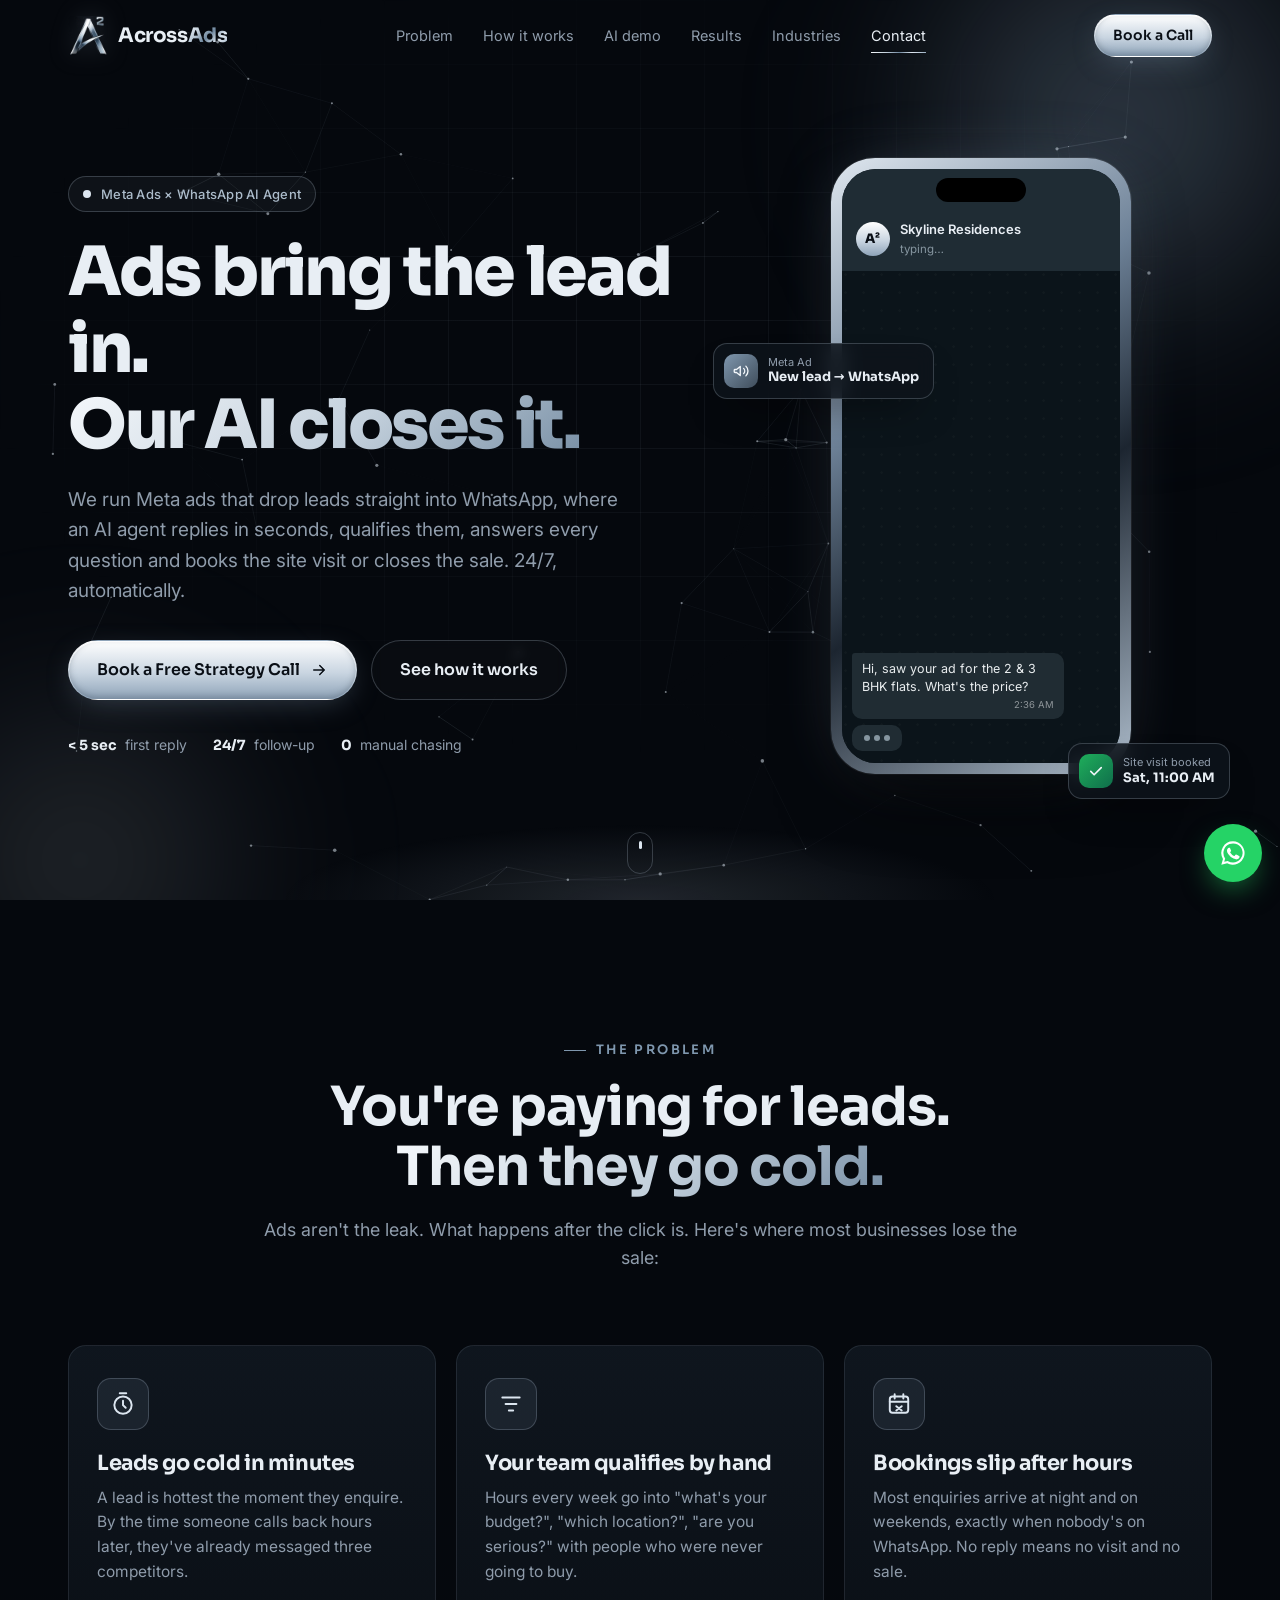
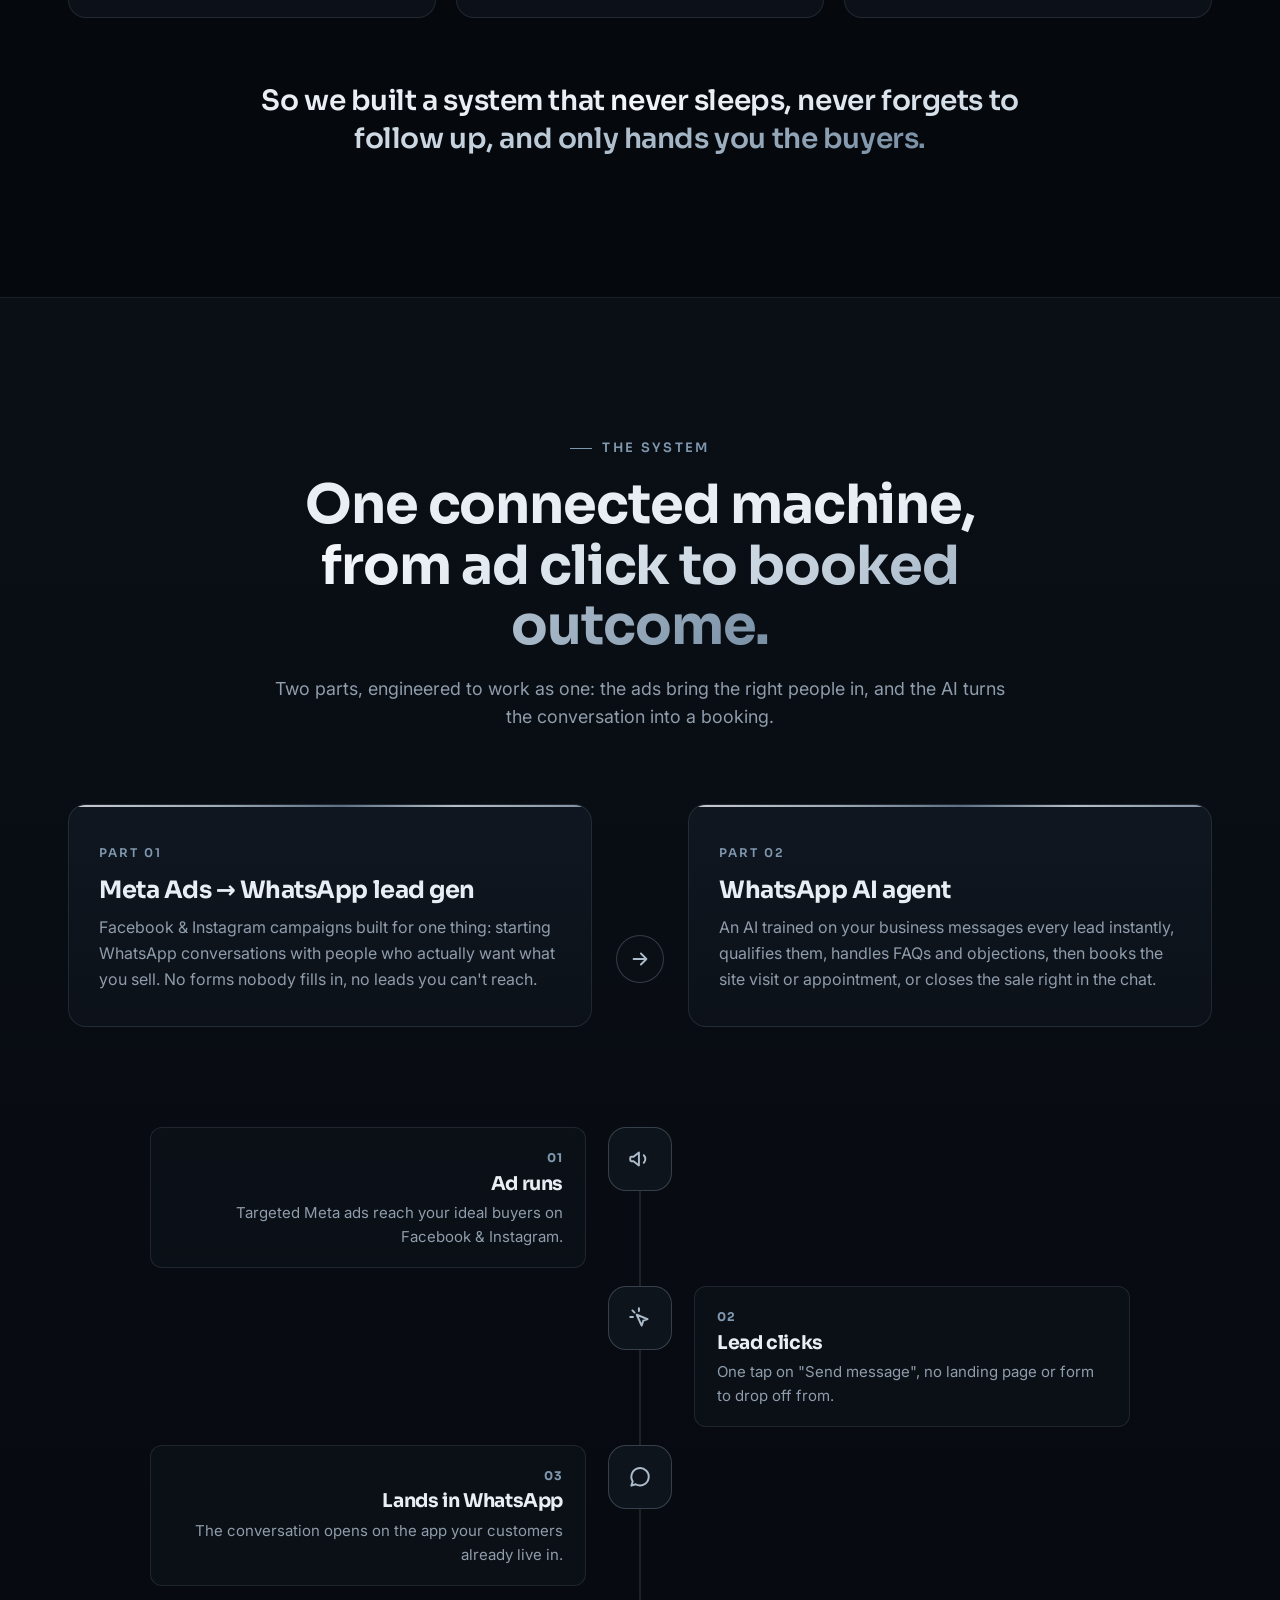
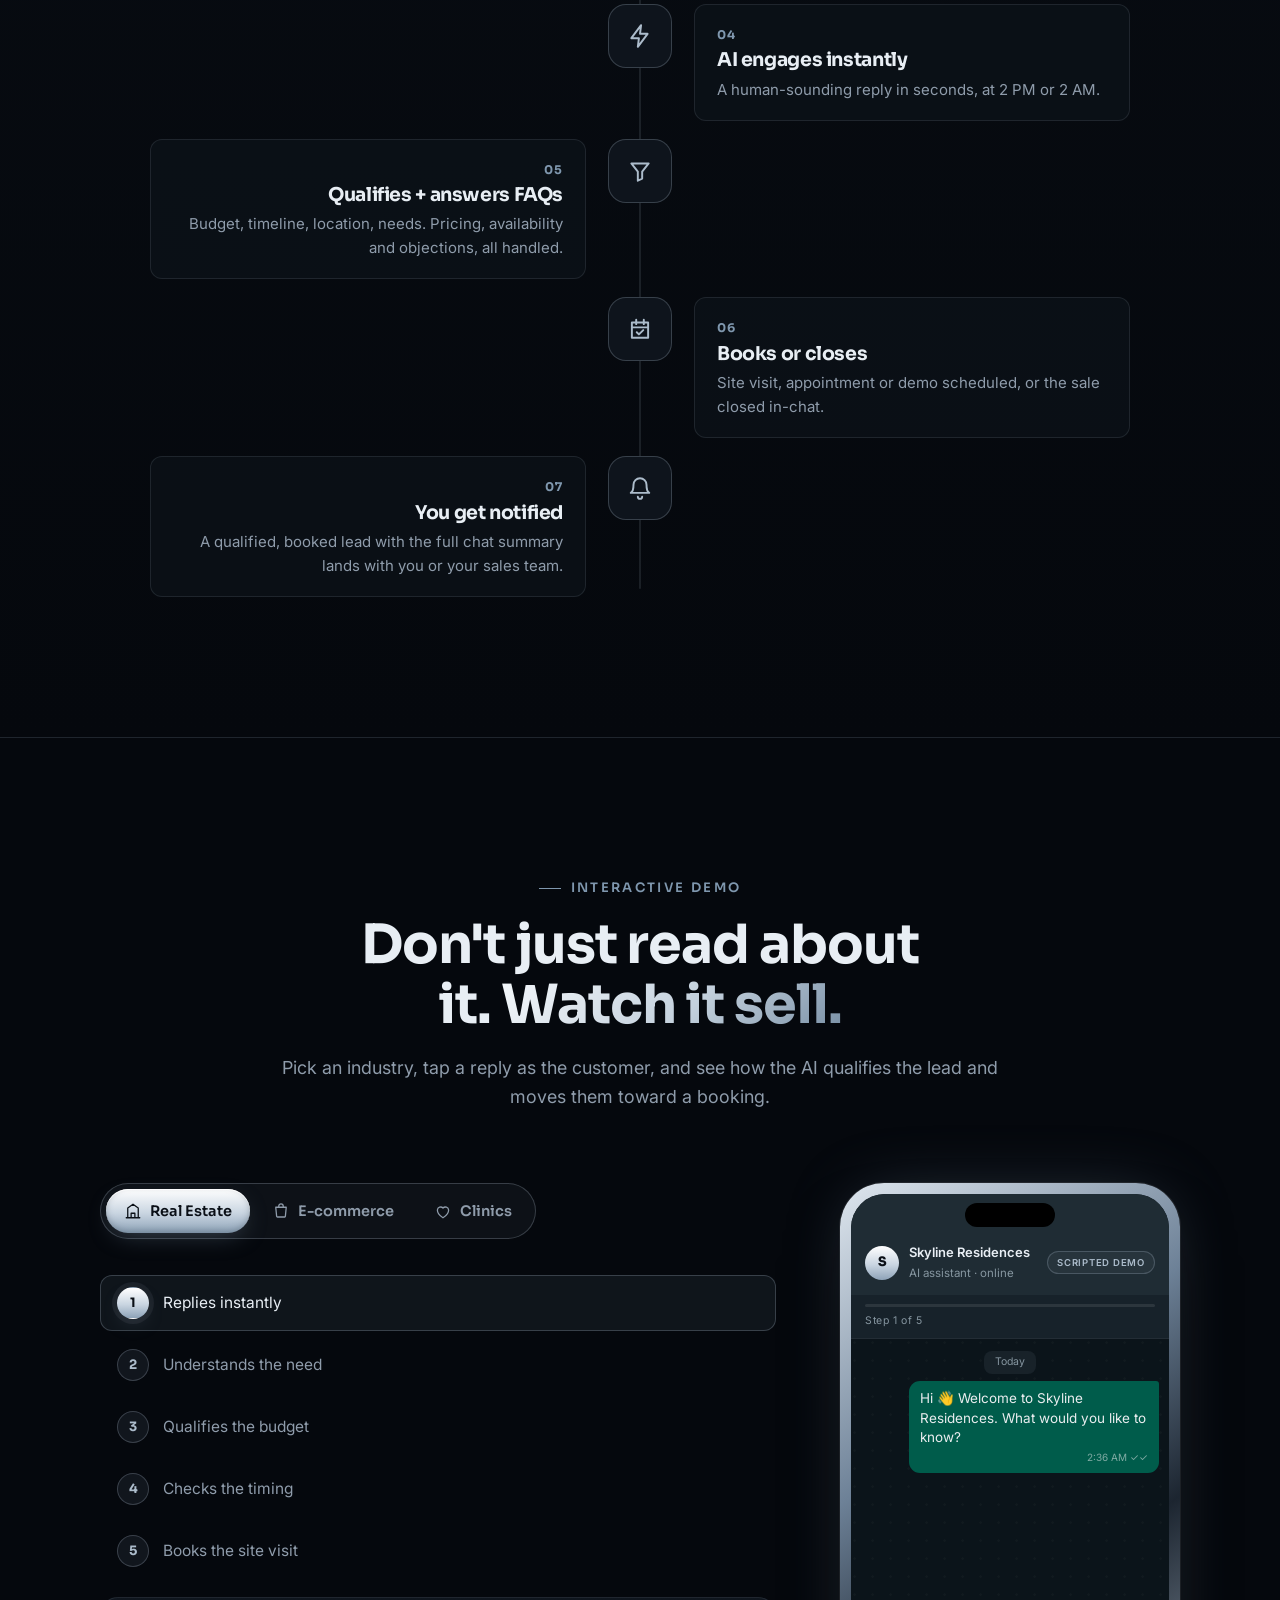
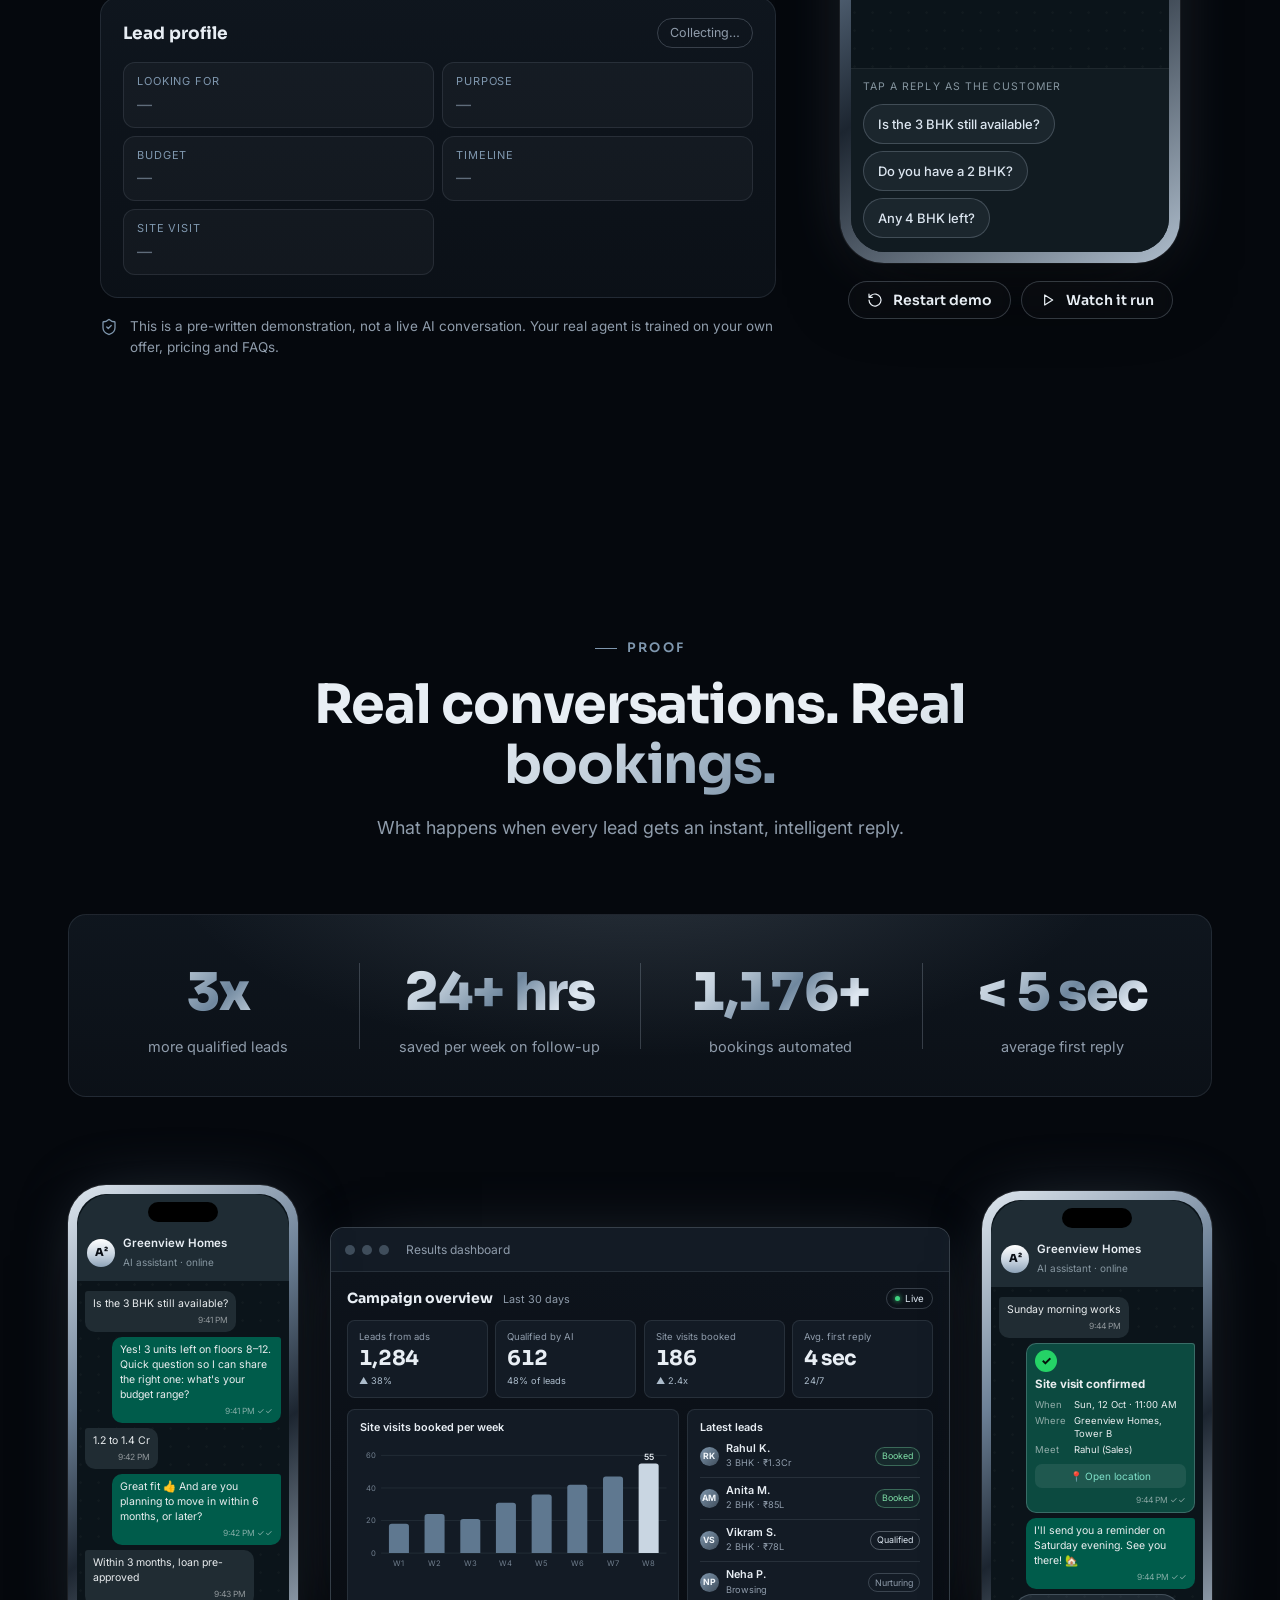
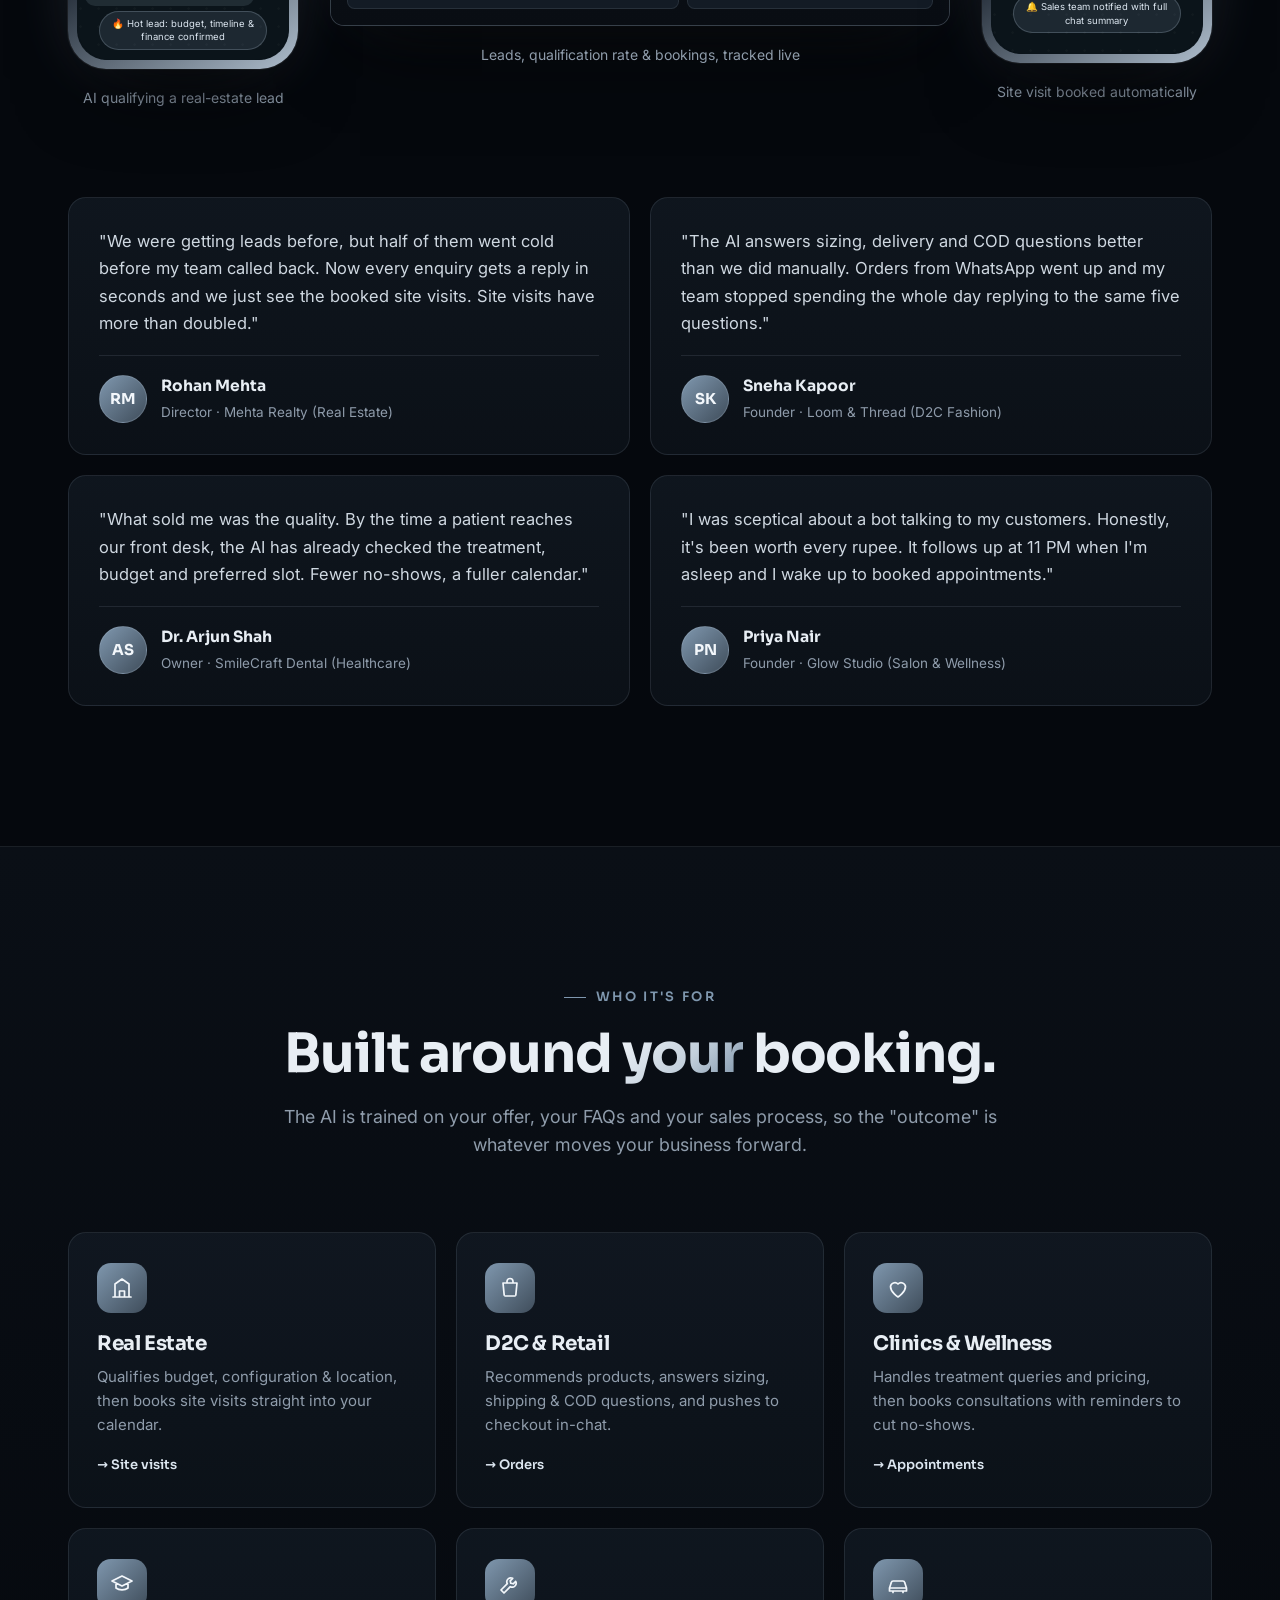
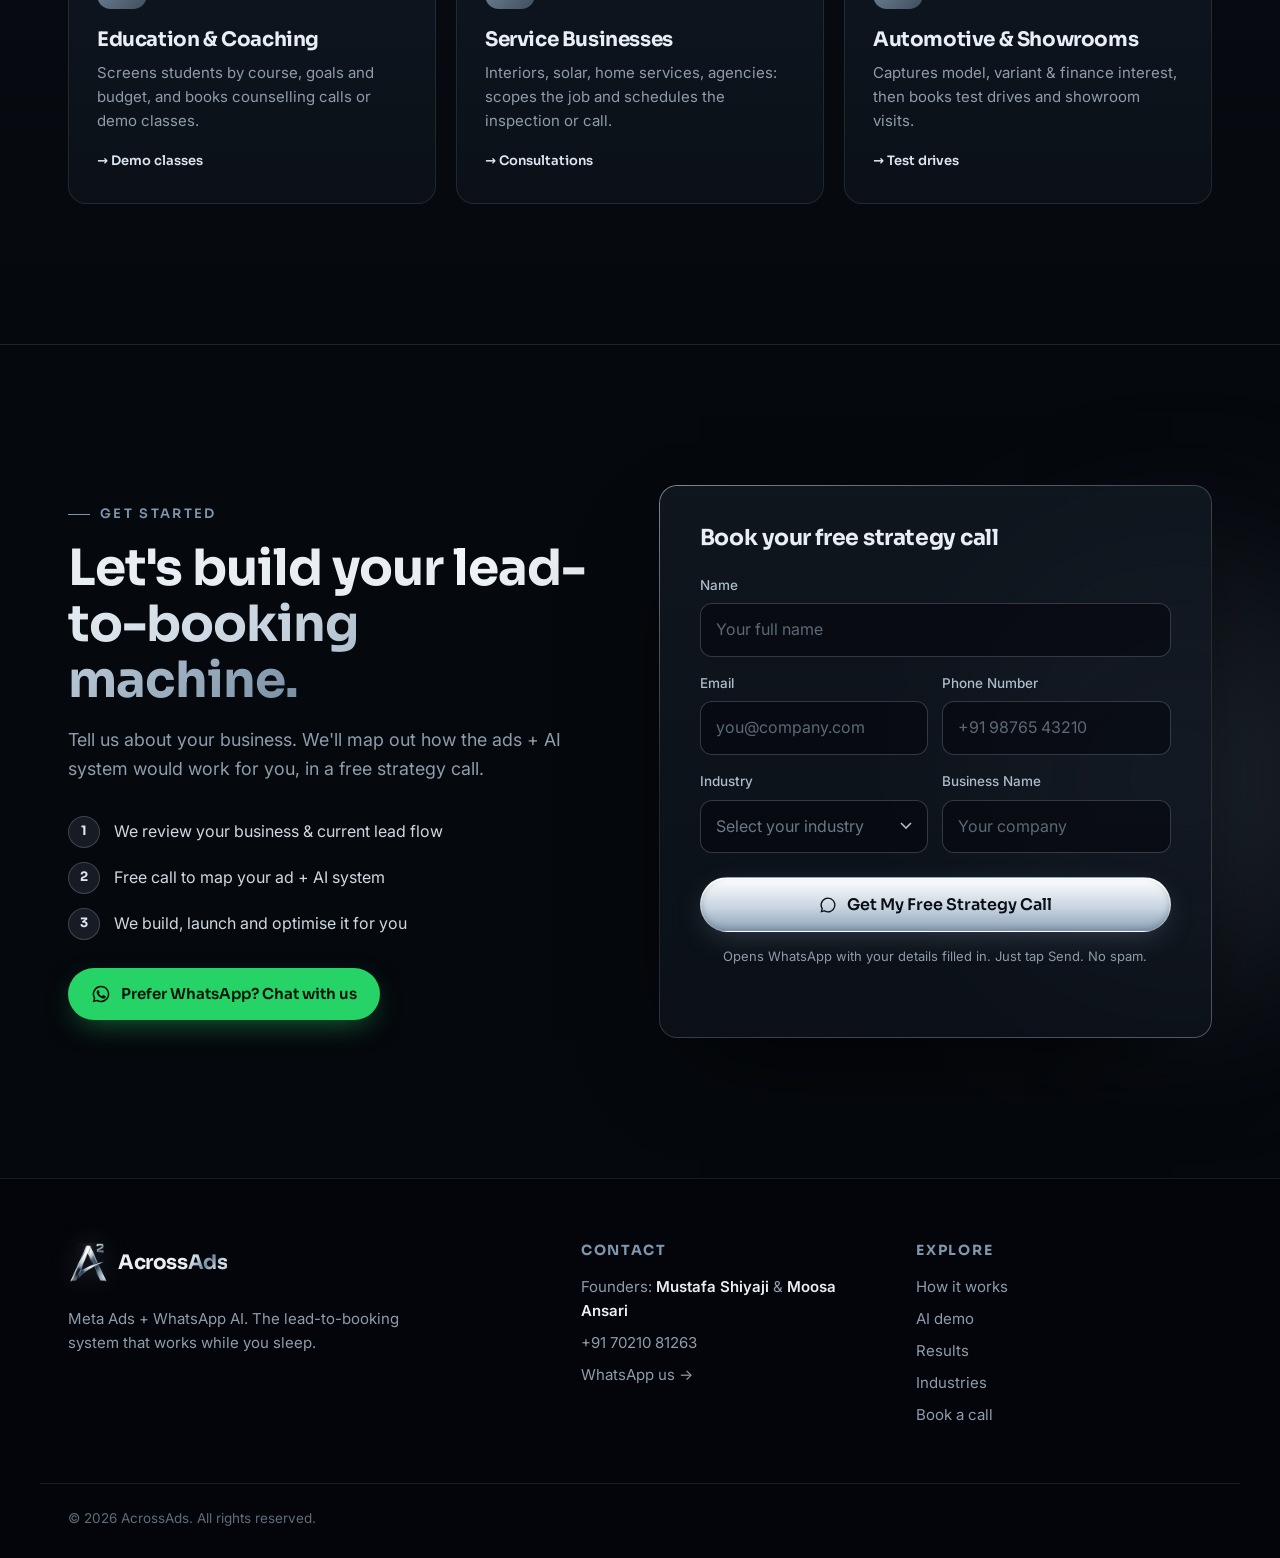
<file: acrossads/index.html>
<!doctype html>
<html lang="en" class="no-js">
<head>
  <meta charset="utf-8" />
  <meta name="viewport" content="width=device-width, initial-scale=1, viewport-fit=cover" />
  <title>AcrossAds | Meta Ads + WhatsApp AI Lead-to-Booking System</title>
  <meta name="description" content="AcrossAds runs Meta ads that send leads straight into WhatsApp, where our AI agent replies instantly, qualifies them and books site visits or closes the sale, 24/7." />
  <meta name="theme-color" content="#05080d" />

  <!-- Social share preview. Swap the image for a 1200x630 banner when you have one. -->
  <meta property="og:title" content="AcrossAds | Ads bring the lead in. Our AI closes it." />
  <meta property="og:description" content="Meta Ads → WhatsApp → AI agent that qualifies and books, automatically." />
  <meta property="og:image" content="assets/logo-full.webp" />

  <link rel="icon" type="image/png" href="assets/favicon.png" />
  <link rel="preconnect" href="https://fonts.googleapis.com" />
  <link rel="preconnect" href="https://fonts.gstatic.com" crossorigin />
  <link href="https://fonts.googleapis.com/css2?family=Sora:wght@500;600;700;800&family=Inter:wght@400;500;600&display=swap" rel="stylesheet" />
  <link rel="stylesheet" href="styles.css" />
  <link rel="stylesheet" href="demo.css" />
</head>
<body>

  <!-- =========================================================
       NAVBAR (sticky)
       ========================================================= -->
  <header class="nav" id="nav">
    <div class="container nav__inner">
      <a href="#top" class="brand" aria-label="AcrossAds home">
        <!-- Logo mark (cropped from your logo, background removed).
             To use a new file, replace assets/logo-mark.webp -->
        <img src="assets/logo-mark.webp" alt="" width="40" height="40" class="brand__mark" />
        <span class="brand__name">Across<span>Ads</span></span>
      </a>

      <nav class="nav__links" id="navLinks" aria-label="Primary">
        <a href="#problem">Problem</a>
        <a href="#system">How it works</a>
        <a href="#demo">AI demo</a>
        <a href="#proof">Results</a>
        <a href="#industries">Industries</a>
        <a href="#contact">Contact</a>
        <a href="#contact" class="btn btn--chrome nav__cta-mobile">Book a Call</a>
      </nav>

      <div class="nav__right">
        <a href="#contact" class="btn btn--chrome btn--sm nav__cta">Book a Call</a>
        <button class="nav__toggle" id="navToggle" aria-label="Open menu" aria-expanded="false" aria-controls="navLinks">
          <span></span><span></span>
        </button>
      </div>
    </div>
  </header>

  <main id="top">

    <!-- =========================================================
         1. HERO
         ========================================================= -->
    <section class="hero">
      <!-- Animated background: drifting chrome/steel glows + particle mesh (canvas, see script.js) -->
      <div class="hero__bg" aria-hidden="true">
        <div class="orb orb--1" data-parallax="0.15"></div>
        <div class="orb orb--2" data-parallax="-0.1"></div>
        <canvas id="mesh"></canvas>
        <div class="hero__grid"></div>
      </div>

      <div class="container hero__inner">
        <div class="hero__copy">
          <p class="eyebrow reveal"><span class="dot"></span> Meta Ads × WhatsApp AI Agent</p>
          <h1 class="hero__title reveal">
            Ads bring the lead in.<br />
            <span class="chrome-text">Our AI closes it.</span>
          </h1>
          <p class="hero__sub reveal">
            We run Meta ads that drop leads straight into WhatsApp, where an AI agent replies in seconds,
            qualifies them, answers every question and books the site visit or closes the sale. 24/7, automatically.
          </p>
          <div class="hero__ctas reveal">
            <a href="#contact" class="btn btn--chrome btn--lg">
              Book a Free Strategy Call
              <svg viewBox="0 0 24 24" width="18" height="18" aria-hidden="true"><path d="M5 12h14M13 6l6 6-6 6" fill="none" stroke="currentColor" stroke-width="2" stroke-linecap="round" stroke-linejoin="round"/></svg>
            </a>
            <a href="#system" class="btn btn--ghost btn--lg">See how it works</a>
          </div>
          <ul class="hero__chips reveal">
            <li><strong>&lt; 5 sec</strong> first reply</li>
            <li><strong>24/7</strong> follow-up</li>
            <li><strong>0</strong> manual chasing</li>
          </ul>
        </div>

        <!-- Hero phone: animated WhatsApp conversation (messages defined in script.js → HERO_CHAT) -->
        <div class="hero__visual reveal" data-parallax="-0.06">
          <div class="float-card float-card--ad">
            <div class="float-card__icon">
              <svg viewBox="0 0 24 24" width="18" height="18" aria-hidden="true"><path d="M3 11v2a1 1 0 0 0 1 1h2l5 4V6L6 10H4a1 1 0 0 0-1 1zM15.5 8.5a5 5 0 0 1 0 7M18.5 5.5a9 9 0 0 1 0 13" fill="none" stroke="currentColor" stroke-width="1.8" stroke-linecap="round" stroke-linejoin="round"/></svg>
            </div>
            <div><small>Meta Ad</small><b>New lead → WhatsApp</b></div>
          </div>

          <div class="phone">
            <div class="phone__notch"></div>
            <div class="wa">
              <div class="wa__head">
                <div class="wa__avatar">A²</div>
                <div>
                  <b>Skyline Residences</b>
                  <small id="waStatus">AI assistant · online</small>
                </div>
              </div>
              <div class="wa__body" id="heroChat" aria-live="polite"></div>
            </div>
          </div>

          <div class="float-card float-card--booked">
            <div class="float-card__icon float-card__icon--ok">
              <svg viewBox="0 0 24 24" width="18" height="18" aria-hidden="true"><path d="M5 12.5l4.5 4.5L19 7.5" fill="none" stroke="currentColor" stroke-width="2.2" stroke-linecap="round" stroke-linejoin="round"/></svg>
            </div>
            <div><small>Site visit booked</small><b>Sat, 11:00 AM</b></div>
          </div>
        </div>
      </div>

      <a href="#problem" class="scroll-cue" aria-label="Scroll down"><span></span></a>
    </section>

    <!-- =========================================================
         2. THE PROBLEM
         ========================================================= -->
    <section class="section" id="problem">
      <div class="container">
        <div class="section__head reveal">
          <p class="kicker">The problem</p>
          <h2>You're paying for leads. <span class="chrome-text">Then they go cold.</span></h2>
          <p class="lead">Ads aren't the leak. What happens after the click is. Here's where most businesses lose the sale:</p>
        </div>

        <div class="problem-grid">
          <article class="p-card reveal">
            <div class="p-card__icon">
              <svg viewBox="0 0 24 24" width="26" height="26" aria-hidden="true"><circle cx="12" cy="13" r="8" fill="none" stroke="currentColor" stroke-width="1.8"/><path d="M12 9v4l2.5 2.5M9 2h6" fill="none" stroke="currentColor" stroke-width="1.8" stroke-linecap="round"/></svg>
            </div>
            <h3>Leads go cold in minutes</h3>
            <p>A lead is hottest the moment they enquire. By the time someone calls back hours later, they've already messaged three competitors.</p>
          </article>

          <article class="p-card reveal">
            <div class="p-card__icon">
              <svg viewBox="0 0 24 24" width="26" height="26" aria-hidden="true"><path d="M4 6h16M7 12h10M10 18h4" fill="none" stroke="currentColor" stroke-width="1.8" stroke-linecap="round"/></svg>
            </div>
            <h3>Your team qualifies by hand</h3>
            <p>Hours every week go into "what's your budget?", "which location?", "are you serious?" with people who were never going to buy.</p>
          </article>

          <article class="p-card reveal">
            <div class="p-card__icon">
              <svg viewBox="0 0 24 24" width="26" height="26" aria-hidden="true"><rect x="3.5" y="5" width="17" height="15" rx="2.5" fill="none" stroke="currentColor" stroke-width="1.8"/><path d="M3.5 10h17M8 3v4M16 3v4M9.5 14l5 4M14.5 14l-5 4" fill="none" stroke="currentColor" stroke-width="1.8" stroke-linecap="round"/></svg>
            </div>
            <h3>Bookings slip after hours</h3>
            <p>Most enquiries arrive at night and on weekends, exactly when nobody's on WhatsApp. No reply means no visit and no sale.</p>
          </article>
        </div>

        <p class="problem__bridge reveal">
          So we built a system that <span class="chrome-text">never sleeps, never forgets to follow up, and only hands you the buyers.</span>
        </p>
      </div>
    </section>

    <!-- =========================================================
         3. THE SYSTEM (how it works)
         ========================================================= -->
    <section class="section section--alt" id="system">
      <div class="container">
        <div class="section__head reveal">
          <p class="kicker">The system</p>
          <h2>One connected machine, <span class="chrome-text">from ad click to booked outcome.</span></h2>
          <p class="lead">Two parts, engineered to work as one: the ads bring the right people in, and the AI turns the conversation into a booking.</p>
        </div>

        <!-- Two pillars -->
        <div class="pillars">
          <div class="pillar reveal">
            <span class="pillar__num">Part 01</span>
            <h3>Meta Ads → WhatsApp lead gen</h3>
            <p>Facebook &amp; Instagram campaigns built for one thing: starting WhatsApp conversations with people who actually want what you sell. No forms nobody fills in, no leads you can't reach.</p>
          </div>
          <div class="pillar__link" aria-hidden="true">
            <span></span>
            <svg viewBox="0 0 24 24" width="22" height="22"><path d="M5 12h14M13 6l6 6-6 6" fill="none" stroke="currentColor" stroke-width="2" stroke-linecap="round" stroke-linejoin="round"/></svg>
          </div>
          <div class="pillar reveal">
            <span class="pillar__num">Part 02</span>
            <h3>WhatsApp AI agent</h3>
            <p>An AI trained on your business messages every lead instantly, qualifies them, handles FAQs and objections, then books the site visit or appointment, or closes the sale right in the chat.</p>
          </div>
        </div>

        <!-- Step-by-step flow. The line fills as you scroll (script.js → flow progress). -->
        <div class="flow" id="flow">
          <div class="flow__track" aria-hidden="true"><div class="flow__fill" id="flowFill"></div></div>
          <ol class="flow__list">

          <li class="step reveal">
            <div class="step__icon"><svg viewBox="0 0 24 24" aria-hidden="true"><path d="M3 11v2a1 1 0 0 0 1 1h2l5 4V6L6 10H4a1 1 0 0 0-1 1zM15.5 8.5a5 5 0 0 1 0 7" /></svg></div>
            <div class="step__body"><span class="step__n">01</span><h4>Ad runs</h4><p>Targeted Meta ads reach your ideal buyers on Facebook &amp; Instagram.</p></div>
          </li>
          <li class="step reveal">
            <div class="step__icon"><svg viewBox="0 0 24 24" aria-hidden="true"><path d="M9 9l10 4-4 1.5L13.5 19z M5 5l2 2M11 3v2.5M3 11h2.5" /></svg></div>
            <div class="step__body"><span class="step__n">02</span><h4>Lead clicks</h4><p>One tap on "Send message", no landing page or form to drop off from.</p></div>
          </li>
          <li class="step reveal">
            <div class="step__icon"><svg viewBox="0 0 24 24" aria-hidden="true"><path d="M4 20l1.3-3.9A8 8 0 1 1 8 18.7z" /></svg></div>
            <div class="step__body"><span class="step__n">03</span><h4>Lands in WhatsApp</h4><p>The conversation opens on the app your customers already live in.</p></div>
          </li>
          <li class="step reveal">
            <div class="step__icon"><svg viewBox="0 0 24 24" aria-hidden="true"><path d="M13 2L4 14h7l-1 8 9-12h-7z" /></svg></div>
            <div class="step__body"><span class="step__n">04</span><h4>AI engages instantly</h4><p>A human-sounding reply in seconds, at 2 PM or 2 AM.</p></div>
          </li>
          <li class="step reveal">
            <div class="step__icon"><svg viewBox="0 0 24 24" aria-hidden="true"><path d="M4 5h16l-6 7.5V19l-4 2v-8.5z" /></svg></div>
            <div class="step__body"><span class="step__n">05</span><h4>Qualifies + answers FAQs</h4><p>Budget, timeline, location, needs. Pricing, availability and objections, all handled.</p></div>
          </li>
          <li class="step reveal">
            <div class="step__icon"><svg viewBox="0 0 24 24" aria-hidden="true"><path d="M4.5 6h15v14h-15zM4.5 10.5h15M8.5 3.5v4M15.5 3.5v4M9 15l2 2 4-4" /></svg></div>
            <div class="step__body"><span class="step__n">06</span><h4>Books or closes</h4><p>Site visit, appointment or demo scheduled, or the sale closed in-chat.</p></div>
          </li>
          <li class="step reveal">
            <div class="step__icon"><svg viewBox="0 0 24 24" aria-hidden="true"><path d="M6 9a6 6 0 1 1 12 0c0 6 2.5 7.5 2.5 7.5h-17S6 15 6 9zM10 20a2 2 0 0 0 4 0" /></svg></div>
            <div class="step__body"><span class="step__n">07</span><h4>You get notified</h4><p>A qualified, booked lead with the full chat summary lands with you or your sales team.</p></div>
          </li>
          </ol>
        </div>
      </div>
    </section>

    <!-- =========================================================
         INTERACTIVE DEMO
         A scripted WhatsApp conversation the visitor can play through (Real Estate, E-commerce, Clinics).
         It is a demonstration, not a live AI, and the page says so. Logic: demo.js · styles: demo.css
         ========================================================= -->
    <section class="section" id="demo" aria-labelledby="demo-title">
      <div class="container">
        <div class="section__head reveal">
          <p class="kicker">Interactive demo</p>
          <h2 id="demo-title">Don't just read about it. <span class="chrome-text">Watch it sell.</span></h2>
          <p class="lead">Pick an industry, tap a reply as the customer, and see how the AI qualifies the lead and moves them toward a booking.</p>
        </div>

        <div class="dm">
          <div class="dm__tabs reveal" role="tablist" aria-label="Choose a business scenario" id="dmTabs">
            <button class="dm-tab" role="tab" id="dm-tab-realestate" aria-selected="true" aria-controls="dmPanel" data-scenario="realestate" type="button">
              <svg viewBox="0 0 24 24" aria-hidden="true"><path d="M3 21h18M5 21V8l7-5 7 5v13M9.5 21v-6h5v6"/></svg>Real Estate
            </button>
            <button class="dm-tab" role="tab" id="dm-tab-ecom" aria-selected="false" aria-controls="dmPanel" data-scenario="ecom" tabindex="-1" type="button">
              <svg viewBox="0 0 24 24" aria-hidden="true"><path d="M5 7h14l-1.2 12.2a1 1 0 0 1-.8.8H7.2a1 1 0 0 1-1-.8zM9 7V5.5a3 3 0 0 1 6 0V7"/></svg>E-commerce
            </button>
            <button class="dm-tab" role="tab" id="dm-tab-clinic" aria-selected="false" aria-controls="dmPanel" data-scenario="clinic" tabindex="-1" type="button">
              <svg viewBox="0 0 24 24" aria-hidden="true"><path d="M12 21s-7.5-4.6-7.5-10.4A4.4 4.4 0 0 1 12 8a4.4 4.4 0 0 1 7.5 2.6C19.5 16.4 12 21 12 21z"/></svg>Clinics
            </button>
          </div>

          <div class="dm__device reveal" id="dmPanel" role="tabpanel" aria-labelledby="dm-tab-realestate">
            <div class="phone dm-phone">
              <div class="phone__notch"></div>
              <div class="wa">
                <div class="wa__head">
                  <div class="wa__avatar" id="dmAvatar">S</div>
                  <div>
                    <b id="dmName">Skyline Residences</b>
                    <small id="dmStatus">AI assistant · online</small>
                  </div>
                  <span class="dm-badge">Scripted demo</span>
                </div>
                <div class="dm-meter">
                  <div class="dm-bar" id="dmBarWrap" role="progressbar" aria-label="Demo progress" aria-valuemin="0" aria-valuemax="5" aria-valuenow="0"><i id="dmBar"></i></div>
                  <p id="dmStep">Step 1 of 5</p>
                </div>
                <div class="dm-body" id="dmBody" role="log" aria-live="polite" aria-relevant="additions" aria-label="Demo conversation" tabindex="0"></div>
                <div class="dm-tray" id="dmTray">
                  <p class="dm-hint" id="dmHint" hidden>Tap a reply as the customer</p>
                  <div class="dm-opts" id="dmOpts"></div>
                </div>
              </div>
            </div>
            <div class="dm__ctrls">
              <button class="btn btn--ghost btn--sm" id="dmRestart" type="button"><svg viewBox="0 0 24 24" aria-hidden="true"><path d="M3 12a9 9 0 1 0 3-6.7L3 8M3 3v5h5"/></svg>Restart demo</button>
              <button class="btn btn--ghost btn--sm" id="dmAuto" type="button" aria-pressed="false"><svg viewBox="0 0 24 24" aria-hidden="true"><path d="M7 4.5v15l12-7.5z"/></svg>Watch it run</button>
            </div>
          </div>

          <div class="dm__side">
            <ol class="dm-steps reveal" id="dmSteps" aria-label="What the AI is doing in this conversation">
          <li data-i="0" class="is-current"><span class="dm-steps__n"><span>1</span><svg viewBox="0 0 24 24" aria-hidden="true"><path d="M20 6 9 17l-5-5"/></svg></span>Replies instantly</li>
          <li data-i="1"><span class="dm-steps__n"><span>2</span><svg viewBox="0 0 24 24" aria-hidden="true"><path d="M20 6 9 17l-5-5"/></svg></span>Understands the need</li>
          <li data-i="2"><span class="dm-steps__n"><span>3</span><svg viewBox="0 0 24 24" aria-hidden="true"><path d="M20 6 9 17l-5-5"/></svg></span>Qualifies the budget</li>
          <li data-i="3"><span class="dm-steps__n"><span>4</span><svg viewBox="0 0 24 24" aria-hidden="true"><path d="M20 6 9 17l-5-5"/></svg></span>Checks the timing</li>
          <li data-i="4"><span class="dm-steps__n"><span>5</span><svg viewBox="0 0 24 24" aria-hidden="true"><path d="M20 6 9 17l-5-5"/></svg></span>Books the site visit</li>
            </ol>

            <aside class="dm-lead reveal" id="dmLead" aria-label="Lead details captured by the AI">
              <div class="dm-lead__head">
                <b>Lead profile</b>
                <span class="dm-lead__st" id="dmLeadStatus">Collecting…</span>
              </div>
              <dl class="dm-lead__rows" id="dmLeadRows">
            <div data-k="config"><dt>Looking for</dt><dd>—</dd></div>
            <div data-k="purpose"><dt>Purpose</dt><dd>—</dd></div>
            <div data-k="budget"><dt>Budget</dt><dd>—</dd></div>
            <div data-k="timeline"><dt>Timeline</dt><dd>—</dd></div>
            <div data-k="slot"><dt>Site visit</dt><dd>—</dd></div>
              </dl>
            </aside>

            <p class="dm__note reveal">
              <svg viewBox="0 0 24 24" aria-hidden="true"><path d="M20 13c0 5-3.5 7.5-7.66 8.95a1 1 0 0 1-.67-.01C7.5 20.5 4 18 4 13V6a1 1 0 0 1 1-1c2 0 4.5-1.2 6.24-2.72a1.17 1.17 0 0 1 1.52 0C14.51 3.81 17 5 19 5a1 1 0 0 1 1 1z"/><path d="m9 12 2 2 4-4"/></svg>
              <span>This is a pre-written demonstration, not a live AI conversation. Your real agent is trained on your own offer, pricing and FAQs.</span>
            </p>
          </div>
        </div>
      </div>
    </section>

    <!-- =========================================================
         4. PROOF / SOCIAL PROOF
         ========================================================= -->
    <section class="section" id="proof">
      <div class="container">
        <div class="section__head reveal">
          <p class="kicker">Proof</p>
          <h2>Real conversations. <span class="chrome-text">Real bookings.</span></h2>
          <p class="lead">What happens when every lead gets an instant, intelligent reply.</p>
        </div>

        <!-- STAT STRIP
             ✏️ EDIT: change data-count (the number), data-suffix / data-prefix, and the label text.
             Counters animate from 0 when scrolled into view. -->
        <div class="stats reveal">
          <div class="stat">
            <span class="stat__num" data-count="3" data-suffix="x">0</span>
            <span class="stat__label">more qualified leads</span>
          </div>
          <div class="stat">
            <span class="stat__num" data-count="25" data-suffix="+ hrs">0</span>
            <span class="stat__label">saved per week on follow-up</span>
          </div>
          <div class="stat">
            <span class="stat__num" data-count="1200" data-suffix="+">0</span>
            <span class="stat__label">bookings automated</span>
          </div>
          <div class="stat">
            <span class="stat__num" data-count="5" data-prefix="&lt; " data-suffix=" sec">0</span>
            <span class="stat__label">average first reply</span>
          </div>
        </div>

        <!-- SCREENSHOT MOCKUPS
             These are built in HTML (sample data) so the section looks complete before you have real screenshots.
             ✏️ EDIT: change the names/numbers directly below, OR replace a whole mockup
             (the <div class="wa wa--mini">…</div> or <div class="dash">…</div> inside a frame) with:  <img src="assets/your-screenshot.jpg" alt="Describe it" />
             Phone frames suit tall WhatsApp screenshots (≈ 9:19.5). The browser frame suits dashboards (≈ 16:10). -->
        <div class="shots">
          <figure class="shot reveal">
            <div class="phone phone--sm">
              <div class="phone__notch"></div>
              <div class="phone__screen">
                <div class="wa wa--mini">
                <div class="wa__head">
                  <div class="wa__avatar">A²</div>
                  <div><b>Greenview Homes</b><small>AI assistant · online</small></div>
                </div>
                <div class="wa__body">
                  <div class="msg msg--in">Is the 3 BHK still available?<small>9:41 PM</small></div>
                  <div class="msg msg--out">Yes! 3 units left on floors 8–12. Quick question so I can share the right one: what's your budget range?<small>9:41 PM ✓✓</small></div>
                  <div class="msg msg--in">1.2 to 1.4 Cr<small>9:42 PM</small></div>
                  <div class="msg msg--out">Great fit 👍 And are you planning to move in within 6 months, or later?<small>9:42 PM ✓✓</small></div>
                  <div class="msg msg--in">Within 3 months, loan pre-approved<small>9:43 PM</small></div>
                  <div class="msg msg--tag">🔥 Hot lead: budget, timeline &amp; finance confirmed</div>
                </div>
              </div>
              </div>
            </div>
            <figcaption>AI qualifying a real-estate lead</figcaption>
          </figure>

          <figure class="shot shot--wide reveal">
            <div class="browser">
              <div class="browser__bar"><i></i><i></i><i></i><span>Results dashboard</span></div>
              <div class="browser__screen">
                <div class="dash">
                  <div class="dash__top">
                    <div><b>Campaign overview</b><span>Last 30 days</span></div>
                    <span class="dash__live"><i></i>Live</span>
                  </div>
                  <div class="dash__kpis">
                    <div class="kpi"><span>Leads from ads</span><b>1,284</b><em>▲ 38%</em></div>
                    <div class="kpi"><span>Qualified by AI</span><b>612</b><em>48% of leads</em></div>
                    <div class="kpi"><span>Site visits booked</span><b>186</b><em>▲ 2.4x</em></div>
                    <div class="kpi"><span>Avg. first reply</span><b>4 sec</b><em>24/7</em></div>
                  </div>
                  <div class="dash__main">
                    <div class="dash__panel">
                      <p class="dash__h">Site visits booked per week</p>
                      <svg class="dash__svg" viewBox="0 0 320 132" role="img" aria-label="Site visits booked per week, rising from 18 in week 1 to 55 in week 8"><line x1="22" x2="320" y1="116.0" y2="116.0" class="g"/><text x="17" y="119.0" text-anchor="end">0</text><line x1="22" x2="320" y1="82.0" y2="82.0" class="g"/><text x="17" y="85.0" text-anchor="end">20</text><line x1="22" x2="320" y1="48.0" y2="48.0" class="g"/><text x="17" y="51.0" text-anchor="end">40</text><line x1="22" x2="320" y1="14.0" y2="14.0" class="g"/><text x="17" y="17.0" text-anchor="end">60</text><path d="M30.2,116.0V88.4Q30.2,85.4 33.2,85.4H48.1Q51.1,85.4 51.1,88.4V116.0Z" class="b"><title>W1: 18 site visits booked</title></path><text x="40.6" y="129" text-anchor="middle">W1</text><path d="M67.4,116.0V78.2Q67.4,75.2 70.4,75.2H85.3Q88.3,75.2 88.3,78.2V116.0Z" class="b"><title>W2: 24 site visits booked</title></path><text x="77.9" y="129" text-anchor="middle">W2</text><path d="M104.7,116.0V83.3Q104.7,80.3 107.7,80.3H122.6Q125.6,80.3 125.6,83.3V116.0Z" class="b"><title>W3: 21 site visits booked</title></path><text x="115.1" y="129" text-anchor="middle">W3</text><path d="M141.9,116.0V66.3Q141.9,63.3 144.9,63.3H159.8Q162.8,63.3 162.8,66.3V116.0Z" class="b"><title>W4: 31 site visits booked</title></path><text x="152.4" y="129" text-anchor="middle">W4</text><path d="M179.2,116.0V57.8Q179.2,54.8 182.2,54.8H197.1Q200.1,54.8 200.1,57.8V116.0Z" class="b"><title>W5: 36 site visits booked</title></path><text x="189.6" y="129" text-anchor="middle">W5</text><path d="M216.4,116.0V47.6Q216.4,44.6 219.4,44.6H234.3Q237.3,44.6 237.3,47.6V116.0Z" class="b"><title>W6: 42 site visits booked</title></path><text x="226.9" y="129" text-anchor="middle">W6</text><path d="M253.7,116.0V39.1Q253.7,36.1 256.7,36.1H271.6Q274.6,36.1 274.6,39.1V116.0Z" class="b"><title>W7: 47 site visits booked</title></path><text x="264.1" y="129" text-anchor="middle">W7</text><path d="M290.9,116.0V25.5Q290.9,22.5 293.9,22.5H308.8Q311.8,22.5 311.8,25.5V116.0Z" class="b b--hi"><title>W8: 55 site visits booked</title></path><text x="301.4" y="129" text-anchor="middle">W8</text><text x="301.4" y="18.5" text-anchor="middle" class="v">55</text></svg>
                    </div>
                    <div class="dash__panel">
                      <p class="dash__h">Latest leads</p>
                      <ul class="dash__leads">
                        <li><span class="av">RK</span><div><b>Rahul K.</b><small>3 BHK · ₹1.3Cr</small></div><em class="st st--ok">Booked</em></li>
                        <li><span class="av">AM</span><div><b>Anita M.</b><small>2 BHK · ₹85L</small></div><em class="st st--ok">Booked</em></li>
                        <li><span class="av">VS</span><div><b>Vikram S.</b><small>2 BHK · ₹78L</small></div><em class="st st--q">Qualified</em></li>
                        <li><span class="av">NP</span><div><b>Neha P.</b><small>Browsing</small></div><em class="st">Nurturing</em></li>
                      </ul>
                    </div>
                  </div>
                </div>
              </div>
            </div>
            <figcaption>Leads, qualification rate &amp; bookings, tracked live</figcaption>
          </figure>

          <figure class="shot reveal">
            <div class="phone phone--sm">
              <div class="phone__notch"></div>
              <div class="phone__screen">
                <div class="wa wa--mini">
                <div class="wa__head">
                  <div class="wa__avatar">A²</div>
                  <div><b>Greenview Homes</b><small>AI assistant · online</small></div>
                </div>
                <div class="wa__body">
                  <div class="msg msg--in">Sunday morning works<small>9:44 PM</small></div>
                  <div class="msg msg--out booking">
                    <span class="booking__ok">✓</span>
                    <b>Site visit confirmed</b>
                    <dl>
                      <dt>When</dt><dd>Sun, 12 Oct · 11:00 AM</dd>
                      <dt>Where</dt><dd>Greenview Homes, Tower B</dd>
                      <dt>Meet</dt><dd>Rahul (Sales)</dd>
                    </dl>
                    <span class="booking__btn">📍 Open location</span>
                    <small>9:44 PM ✓✓</small>
                  </div>
                  <div class="msg msg--out">I'll send you a reminder on Saturday evening. See you there! 🏡<small>9:44 PM ✓✓</small></div>
                  <div class="msg msg--tag">🔔 Sales team notified with full chat summary</div>
                </div>
              </div>
              </div>
            </div>
            <figcaption>Site visit booked automatically</figcaption>
          </figure>
        </div>

        <!-- TESTIMONIALS
             ⚠️ PLACEHOLDERS: these are sample testimonials. Replace them with real ones from your
             clients before running traffic to this page.
             ✏️ EDIT: quote text, name, business/industry, and the photo. For a photo, replace
             <div class="t-card__avatar">RM</div> with  <img class="t-card__avatar" src="assets/client.jpg" alt="Name" /> -->
        <div class="testimonials">
          <blockquote class="t-card reveal">
            <p>"We were getting leads before, but half of them went cold before my team called back. Now every enquiry gets a reply in seconds and we just see the booked site visits. Site visits have more than doubled."</p>
            <footer>
              <div class="t-card__avatar">RM</div>
              <div><b>Rohan Mehta</b><small>Director · Mehta Realty (Real Estate)</small></div>
            </footer>
          </blockquote>

          <blockquote class="t-card reveal">
            <p>"The AI answers sizing, delivery and COD questions better than we did manually. Orders from WhatsApp went up and my team stopped spending the whole day replying to the same five questions."</p>
            <footer>
              <div class="t-card__avatar">SK</div>
              <div><b>Sneha Kapoor</b><small>Founder · Loom &amp; Thread (D2C Fashion)</small></div>
            </footer>
          </blockquote>

          <blockquote class="t-card reveal">
            <p>"What sold me was the quality. By the time a patient reaches our front desk, the AI has already checked the treatment, budget and preferred slot. Fewer no-shows, a fuller calendar."</p>
            <footer>
              <div class="t-card__avatar">AS</div>
              <div><b>Dr. Arjun Shah</b><small>Owner · SmileCraft Dental (Healthcare)</small></div>
            </footer>
          </blockquote>

          <blockquote class="t-card reveal">
            <p>"I was sceptical about a bot talking to my customers. Honestly, it's been worth every rupee. It follows up at 11 PM when I'm asleep and I wake up to booked appointments."</p>
            <footer>
              <div class="t-card__avatar">PN</div>
              <div><b>Priya Nair</b><small>Founder · Glow Studio (Salon &amp; Wellness)</small></div>
            </footer>
          </blockquote>
        </div>
      </div>
    </section>

    <!-- =========================================================
         5. WHO IT'S FOR
         ========================================================= -->
    <section class="section section--alt" id="industries">
      <div class="container">
        <div class="section__head reveal">
          <p class="kicker">Who it's for</p>
          <h2>Built around <span class="chrome-text">your</span> booking.</h2>
          <p class="lead">The AI is trained on your offer, your FAQs and your sales process, so the "outcome" is whatever moves your business forward.</p>
        </div>

        <!-- ✏️ EDIT: add/remove industry cards freely. -->
        <div class="industries">
          <article class="i-card reveal">
            <div class="i-card__icon"><svg viewBox="0 0 24 24" aria-hidden="true"><path d="M3 21h18M5 21V8l7-5 7 5v13M9.5 21v-6h5v6"/></svg></div>
            <h3>Real Estate</h3>
            <p>Qualifies budget, configuration &amp; location, then books site visits straight into your calendar.</p>
            <span class="i-card__tag">→ Site visits</span>
          </article>
          <article class="i-card reveal">
            <div class="i-card__icon"><svg viewBox="0 0 24 24" aria-hidden="true"><path d="M5 7h14l-1.2 12.2a1 1 0 0 1-1 .8H7.2a1 1 0 0 1-1-.8zM9 7V5.5a3 3 0 0 1 6 0V7"/></svg></div>
            <h3>D2C &amp; Retail</h3>
            <p>Recommends products, answers sizing, shipping &amp; COD questions, and pushes to checkout in-chat.</p>
            <span class="i-card__tag">→ Orders</span>
          </article>
          <article class="i-card reveal">
            <div class="i-card__icon"><svg viewBox="0 0 24 24" aria-hidden="true"><path d="M12 21s-7.5-4.6-7.5-10.4A4.4 4.4 0 0 1 12 8a4.4 4.4 0 0 1 7.5 2.6C19.5 16.4 12 21 12 21z"/></svg></div>
            <h3>Clinics &amp; Wellness</h3>
            <p>Handles treatment queries and pricing, then books consultations with reminders to cut no-shows.</p>
            <span class="i-card__tag">→ Appointments</span>
          </article>
          <article class="i-card reveal">
            <div class="i-card__icon"><svg viewBox="0 0 24 24" aria-hidden="true"><path d="M2 9l10-5 10 5-10 5zM6 11v5c3 2.5 9 2.5 12 0v-5"/></svg></div>
            <h3>Education &amp; Coaching</h3>
            <p>Screens students by course, goals and budget, and books counselling calls or demo classes.</p>
            <span class="i-card__tag">→ Demo classes</span>
          </article>
          <article class="i-card reveal">
            <div class="i-card__icon"><svg viewBox="0 0 24 24" aria-hidden="true"><path d="M14.7 6.3a4 4 0 0 0-5.4 5.4L3 18l3 3 6.3-6.3a4 4 0 0 0 5.4-5.4l-2.5 2.5-2.4-.6-.6-2.4z"/></svg></div>
            <h3>Service Businesses</h3>
            <p>Interiors, solar, home services, agencies: scopes the job and schedules the inspection or call.</p>
            <span class="i-card__tag">→ Consultations</span>
          </article>
          <article class="i-card reveal">
            <div class="i-card__icon"><svg viewBox="0 0 24 24" aria-hidden="true"><path d="M5 16h14M3.5 16l1.8-5.4A2 2 0 0 1 7.2 9h9.6a2 2 0 0 1 1.9 1.6L20.5 16v3h-17zM7 19v1.5M17 19v1.5"/></svg></div>
            <h3>Automotive &amp; Showrooms</h3>
            <p>Captures model, variant &amp; finance interest, then books test drives and showroom visits.</p>
            <span class="i-card__tag">→ Test drives</span>
          </article>
        </div>
      </div>
    </section>

    <!-- =========================================================
         6. CONTACT / LEAD FORM
         ========================================================= -->
    <section class="section contact" id="contact">
      <div class="container contact__inner">
        <div class="contact__copy reveal">
          <p class="kicker">Get started</p>
          <h2>Let's build your <span class="chrome-text">lead-to-booking machine.</span></h2>
          <p class="lead">Tell us about your business. We'll map out how the ads + AI system would work for you, in a free strategy call.</p>

          <ul class="next-steps">
            <li><span>1</span> We review your business &amp; current lead flow</li>
            <li><span>2</span> Free call to map your ad + AI system</li>
            <li><span>3</span> We build, launch and optimise it for you</li>
          </ul>

          <a class="btn btn--wa" href="https://wa.me/917021081263?text=Hi%20AcrossAds%2C%20I%27d%20like%20to%20know%20more%20about%20the%20Meta%20Ads%20%2B%20WhatsApp%20AI%20system." target="_blank" rel="noopener">
            <svg viewBox="0 0 24 24" width="20" height="20" aria-hidden="true"><path fill="currentColor" d="M12 2a10 10 0 0 0-8.6 15.1L2 22l5-1.3A10 10 0 1 0 12 2zm0 18.2a8.2 8.2 0 0 1-4.2-1.2l-.3-.2-3 .8.8-2.9-.2-.3A8.2 8.2 0 1 1 12 20.2zm4.5-6.1c-.2-.1-1.5-.7-1.7-.8s-.4-.1-.6.1-.7.8-.8 1-.3.2-.5.1a6.7 6.7 0 0 1-3.3-2.9c-.3-.4.3-.4.7-1.4.1-.2 0-.3 0-.4l-.8-1.8c-.2-.5-.4-.4-.6-.4h-.5a1 1 0 0 0-.7.3 3 3 0 0 0-.9 2.2 5.2 5.2 0 0 0 1.1 2.7 11.8 11.8 0 0 0 4.5 4c1.7.7 2.3.8 3.2.6a2.7 2.7 0 0 0 1.8-1.3 2.2 2.2 0 0 0 .2-1.3c-.1-.1-.3-.2-.5-.3z"/></svg>
            Prefer WhatsApp? Chat with us
          </a>
        </div>

        <!-- ─────────────────────────────────────────────────────────
             LEAD FORM → sends the lead to your WhatsApp
             On submit, WhatsApp opens with the details pre-typed to your number
             (set in script.js → LEAD_WHATSAPP). The visitor taps Send.
             OPTIONAL email copy: get a free key at https://web3forms.com and paste it
             into the access_key value below (replace YOUR_WEB3FORMS_ACCESS_KEY).
             ───────────────────────────────────────────────────────── -->
        <form class="form reveal" id="leadForm" action="https://api.web3forms.com/submit" method="POST" novalidate>
          <!-- 👇 OPTIONAL: Web3Forms key for an email copy of each lead -->
          <input type="hidden" name="access_key" value="YOUR_WEB3FORMS_ACCESS_KEY" />
          <input type="hidden" name="subject" value="New lead from AcrossAds website" />
          <input type="hidden" name="from_name" value="AcrossAds Website" />
          <!-- Honeypot spam trap (leave empty, hidden from humans) -->
          <input type="checkbox" name="botcheck" class="hp" tabindex="-1" autocomplete="off" />

          <h3 class="form__title">Book your free strategy call</h3>

          <div class="field">
            <label for="f-name">Name</label>
            <input id="f-name" name="name" type="text" autocomplete="name" placeholder="Your full name" required />
          </div>

          <div class="field-row">
            <div class="field">
              <label for="f-email">Email</label>
              <input id="f-email" name="email" type="email" autocomplete="email" placeholder="you@company.com" required />
            </div>
            <div class="field">
              <label for="f-phone">Phone Number</label>
              <input id="f-phone" name="phone" type="tel" autocomplete="tel" inputmode="tel" placeholder="+91 98765 43210" required pattern="[0-9+\-\s()]{7,}" />
            </div>
          </div>

          <div class="field-row">
            <div class="field">
              <label for="f-industry">Industry</label>
              <select id="f-industry" name="industry" required>
                <option value="" disabled selected>Select your industry</option>
                <option>Real Estate</option>
                <option>D2C / E-commerce</option>
                <option>Retail</option>
                <option>Clinic / Healthcare / Wellness</option>
                <option>Education / Coaching</option>
                <option>Services (Interiors, Solar, Home services…)</option>
                <option>Automotive</option>
                <option>Other</option>
              </select>
            </div>
            <div class="field">
              <label for="f-business">Business Name</label>
              <input id="f-business" name="business_name" type="text" autocomplete="organization" placeholder="Your company" required />
            </div>
          </div>

          <button type="submit" class="btn btn--chrome btn--lg btn--block" id="submitBtn">
            <svg viewBox="0 0 24 24" width="18" height="18" aria-hidden="true"><path fill="currentColor" d="M12 2a10 10 0 0 0-8.6 15.1L2 22l5-1.3A10 10 0 1 0 12 2zm0 18.2a8.2 8.2 0 0 1-4.2-1.2l-.3-.2-3 .8.8-2.9-.2-.3A8.2 8.2 0 1 1 12 20.2z"/></svg>
            <span class="btn__label">Get My Free Strategy Call</span>
            <span class="btn__spinner" aria-hidden="true"></span>
          </button>
          <p class="form__note">Opens WhatsApp with your details filled in. Just tap Send. No spam.</p>
          <p class="form__status" id="formStatus" role="status" aria-live="polite"></p>
        </form>
      </div>
    </section>
  </main>

  <!-- =========================================================
       7. FOOTER
       ========================================================= -->
  <footer class="footer">
    <div class="container footer__inner">
      <div class="footer__brand">
        <a href="#top" class="brand">
          <img src="assets/logo-mark.webp" alt="" width="40" height="40" class="brand__mark" />
          <span class="brand__name">Across<span>Ads</span></span>
        </a>
        <p>Meta Ads + WhatsApp AI. The lead-to-booking system that works while you sleep.</p>
      </div>

      <div class="footer__col">
        <h4>Contact</h4>
        <p>Founders: <b>Mustafa Shiyaji</b> &amp; <b>Moosa Ansari</b></p>
        <p><a href="tel:+917021081263">+91 70210 81263</a></p>
        <p><a href="https://wa.me/917021081263" target="_blank" rel="noopener">WhatsApp us →</a></p>
      </div>

      <div class="footer__col">
        <h4>Explore</h4>
        <p><a href="#system">How it works</a></p>
        <p><a href="#demo">AI demo</a></p>
        <p><a href="#proof">Results</a></p>
        <p><a href="#industries">Industries</a></p>
        <p><a href="#contact">Book a call</a></p>
      </div>
    </div>
    <div class="container footer__base">
      <span>© <span id="year"></span> AcrossAds. All rights reserved.</span>
    </div>
  </footer>

  <!-- Floating WhatsApp click-to-chat button (number: 7021081263, +91 India code assumed) -->
  <a class="wa-float" href="https://wa.me/917021081263?text=Hi%20AcrossAds%2C%20I%27d%20like%20to%20know%20more." target="_blank" rel="noopener" aria-label="Chat with AcrossAds on WhatsApp">
    <svg viewBox="0 0 24 24" width="28" height="28" aria-hidden="true"><path fill="currentColor" d="M12 2a10 10 0 0 0-8.6 15.1L2 22l5-1.3A10 10 0 1 0 12 2zm0 18.2a8.2 8.2 0 0 1-4.2-1.2l-.3-.2-3 .8.8-2.9-.2-.3A8.2 8.2 0 1 1 12 20.2zm4.5-6.1c-.2-.1-1.5-.7-1.7-.8s-.4-.1-.6.1-.7.8-.8 1-.3.2-.5.1a6.7 6.7 0 0 1-3.3-2.9c-.3-.4.3-.4.7-1.4.1-.2 0-.3 0-.4l-.8-1.8c-.2-.5-.4-.4-.6-.4h-.5a1 1 0 0 0-.7.3 3 3 0 0 0-.9 2.2 5.2 5.2 0 0 0 1.1 2.7 11.8 11.8 0 0 0 4.5 4c1.7.7 2.3.8 3.2.6a2.7 2.7 0 0 0 1.8-1.3 2.2 2.2 0 0 0 .2-1.3c-.1-.1-.3-.2-.5-.3z"/></svg>
  </a>

  <script src="script.js" defer></script>
  <script src="demo.js" defer></script>
</body>
</html>
</file>
<file: styles.css>
/* =============================================================
   AcrossAds: styles
   Palette pulled from the logo: blue-black background, brushed
   chrome/silver, and the cool steel-blue in the logo's shading.
   Change the brand look by editing the tokens in :root.
   ============================================================= */

:root {
  /* Backgrounds (logo backdrop: near-black with a blue cast) */
  --bg: #05080d;
  --bg-2: #0a0f16;
  --surface: #0e141c;
  --surface-2: #131b25;
  --line: rgba(172, 188, 203, 0.13);
  --line-strong: rgba(172, 188, 203, 0.26);

  /* Chrome + steel (the "A²" mark) */
  --chrome-hi: #f3f7fb;
  --chrome: #dce6f0;
  --steel-lt: #acbccb;
  --steel: #7f97ae;
  --steel-dk: #5f7890;
  --gunmetal: #3f4d5b;

  /* Text */
  --text: #e8eef4;
  --muted: #8f9cab;

  /* Signature gradients */
  --grad-chrome: linear-gradient(135deg, #f6f9fc 0%, #c3d0dc 28%, #6f879e 52%, #dfe8f1 74%, #9aaec1 100%);
  --grad-chrome-soft: linear-gradient(180deg, #ffffff 0%, #c9d5e1 55%, #8ea3b8 100%);
  --grad-steel: linear-gradient(135deg, #7f97ae, #3f4d5b);
  --glow: rgba(143, 170, 196, 0.35);

  --wa: #25d366; /* WhatsApp green, used only on WhatsApp buttons */

  --radius: 18px;
  --radius-sm: 12px;
  --nav-h: 72px;
  --ease: cubic-bezier(0.22, 1, 0.36, 1);

  --font-display: "Sora", system-ui, sans-serif;
  --font-body: "Inter", system-ui, -apple-system, "Segoe UI", sans-serif;
}

/* ---------- Base ---------- */
*, *::before, *::after { box-sizing: border-box; }
html { scroll-behavior: smooth; scroll-padding-top: calc(var(--nav-h) + 8px); -webkit-text-size-adjust: 100%; }
body {
  margin: 0;
  background: var(--bg);
  color: var(--text);
  font-family: var(--font-body);
  font-size: 16px;
  line-height: 1.6;
  -webkit-font-smoothing: antialiased;
  overflow-x: hidden;
}
img { max-width: 100%; display: block; }
a { color: inherit; text-decoration: none; }
h1, h2, h3, h4 { font-family: var(--font-display); line-height: 1.12; margin: 0; letter-spacing: -0.02em; }
p { margin: 0; }
::selection { background: var(--steel-dk); color: #fff; }
:focus-visible { outline: 2px solid var(--chrome); outline-offset: 3px; border-radius: 6px; }

.container { width: 100%; max-width: 1200px; margin: 0 auto; padding: 0 16px; }
@media (min-width: 640px) { .container { padding: 0 28px; } }

.chrome-text {
  background: var(--grad-chrome);
  background-size: 200% 200%;
  -webkit-background-clip: text;
  background-clip: text;
  color: transparent;
  animation: sheen 8s ease-in-out infinite;
}
@keyframes sheen { 0%, 100% { background-position: 0% 50%; } 50% { background-position: 100% 50%; } }

/* ---------- Buttons ---------- */
.btn {
  --pad-y: 13px; --pad-x: 22px;
  position: relative;
  display: inline-flex; align-items: center; justify-content: center; gap: 10px;
  padding: var(--pad-y) var(--pad-x);
  border-radius: 999px;
  font-family: var(--font-display);
  font-weight: 600; font-size: 15px;
  border: 1px solid transparent;
  cursor: pointer;
  transition: transform .25s var(--ease), box-shadow .25s var(--ease), background-color .25s, border-color .25s;
  overflow: hidden;
  white-space: nowrap;
}
.btn svg { transition: transform .25s var(--ease); }
.btn:hover svg { transform: translateX(3px); }
.btn--sm { --pad-y: 9px; --pad-x: 18px; font-size: 14px; }
.btn--lg { --pad-y: 16px; --pad-x: 28px; font-size: 16px; }
.btn--block { width: 100%; }

/* Brushed-chrome primary button, matching the logo finish */
.btn--chrome {
  color: #0a0f16;
  background: var(--grad-chrome-soft);
  box-shadow: inset 0 1px 0 rgba(255,255,255,.9), inset 0 -2px 6px rgba(63,77,91,.35), 0 8px 30px -8px var(--glow);
}
.btn--chrome::after { /* moving light sweep on hover */
  content: ""; position: absolute; inset: 0;
  background: linear-gradient(110deg, transparent 30%, rgba(255,255,255,.75) 50%, transparent 70%);
  transform: translateX(-120%);
  transition: transform .7s var(--ease);
}
.btn--chrome:hover { transform: translateY(-2px); box-shadow: inset 0 1px 0 #fff, inset 0 -2px 6px rgba(63,77,91,.35), 0 14px 40px -10px rgba(172,188,203,.6); }
.btn--chrome:hover::after { transform: translateX(120%); }
.btn--chrome:active { transform: translateY(0); }

.btn--ghost { color: var(--text); border-color: var(--line-strong); background: rgba(255,255,255,.02); backdrop-filter: blur(6px); }
.btn--ghost:hover { border-color: var(--steel-lt); background: rgba(172,188,203,.08); transform: translateY(-2px); }

.btn--wa { color: #04120a; background: var(--wa); margin-top: 28px; box-shadow: 0 10px 30px -10px rgba(37,211,102,.55); }
.btn--wa:hover { transform: translateY(-2px); filter: brightness(1.06); }

/* ---------- Navbar ---------- */
.nav {
  position: fixed; inset: 0 0 auto 0; z-index: 50;
  height: var(--nav-h);
  transition: background-color .3s, border-color .3s, backdrop-filter .3s;
  border-bottom: 1px solid transparent;
}
.nav.is-scrolled { background: rgba(5, 8, 13, 0.78); backdrop-filter: blur(14px) saturate(140%); -webkit-backdrop-filter: blur(14px) saturate(140%); border-color: var(--line); }
.nav__inner { height: 100%; display: flex; align-items: center; justify-content: space-between; gap: 20px; }

.brand { display: inline-flex; align-items: center; gap: 10px; }
.brand__mark { width: 40px; height: 40px; filter: drop-shadow(0 0 12px rgba(172,188,203,.25)); }
.brand__name { font-family: var(--font-display); font-weight: 700; font-size: 20px; letter-spacing: -0.02em; }
.brand__name span { background: var(--grad-chrome); -webkit-background-clip: text; background-clip: text; color: transparent; }

.nav__links { display: flex; align-items: center; gap: 30px; font-size: 14.5px; color: var(--muted); }
.nav__links a:not(.btn) { position: relative; transition: color .2s; }
.nav__links a:not(.btn)::after {
  content: ""; position: absolute; left: 0; right: 0; bottom: -6px; height: 1px;
  background: var(--grad-chrome); transform: scaleX(0); transform-origin: left; transition: transform .3s var(--ease);
}
.nav__links a:not(.btn):hover, .nav__links a.is-active { color: var(--text); }
.nav__links a:not(.btn):hover::after, .nav__links a.is-active::after { transform: scaleX(1); }
.nav__cta-mobile { display: none; }

.nav__right { display: flex; align-items: center; gap: 12px; }
.nav__toggle { display: none; width: 42px; height: 42px; border-radius: 12px; border: 1px solid var(--line-strong); background: rgba(255,255,255,.03); cursor: pointer; position: relative; }
.nav__toggle span { position: absolute; left: 11px; right: 11px; height: 2px; border-radius: 2px; background: var(--text); transition: transform .3s var(--ease), top .3s var(--ease); }
.nav__toggle span:first-child { top: 16px; }
.nav__toggle span:last-child { top: 24px; }
.nav.is-open .nav__toggle span:first-child { top: 20px; transform: rotate(45deg); }
.nav.is-open .nav__toggle span:last-child { top: 20px; transform: rotate(-45deg); }

@media (max-width: 900px) {
  .nav__toggle { display: block; }
  .nav__cta { display: none; }
  .nav__links {
    position: fixed; top: var(--nav-h); left: 0; right: 0;
    flex-direction: column; align-items: stretch; gap: 0;
    padding: 12px 16px 24px;
    background: rgba(5, 8, 13, 0.97); backdrop-filter: blur(16px);
    border-bottom: 1px solid var(--line);
    font-size: 17px; color: var(--text);
    transform: translateY(-12px); opacity: 0; pointer-events: none;
    transition: transform .3s var(--ease), opacity .3s;
  }
  .nav__links a:not(.btn) { padding: 14px 4px; border-bottom: 1px solid var(--line); }
  .nav__links a:not(.btn)::after { display: none; }
  .nav__cta-mobile { display: inline-flex; margin-top: 18px; }
  .nav.is-open { background: rgba(5, 8, 13, 0.97); border-color: var(--line); }
  .nav.is-open .nav__links { transform: none; opacity: 1; pointer-events: auto; }
}
@media (min-width: 901px) and (max-width: 1040px) { .nav__links { gap: 20px; } }

/* ---------- Hero ---------- */
.hero {
  position: relative;
  min-height: 100svh;
  padding: calc(var(--nav-h) + 40px) 0 80px;
  display: flex; align-items: center;
  overflow: hidden;
  isolation: isolate;
}
.hero__bg { position: absolute; inset: 0; z-index: -1; pointer-events: none; }
.hero__bg canvas { position: absolute; inset: 0; width: 100%; height: 100%; opacity: .75; }
.hero__grid {
  position: absolute; inset: 0;
  background-image: linear-gradient(var(--line) 1px, transparent 1px), linear-gradient(90deg, var(--line) 1px, transparent 1px);
  background-size: 64px 64px;
  mask-image: radial-gradient(ellipse 70% 60% at 50% 40%, #000 20%, transparent 75%);
  -webkit-mask-image: radial-gradient(ellipse 70% 60% at 50% 40%, #000 20%, transparent 75%);
  opacity: .5;
}
.orb { position: absolute; border-radius: 50%; filter: blur(80px); will-change: transform; }
.orb--1 { width: 560px; height: 560px; top: -160px; right: -120px; background: radial-gradient(circle, rgba(127,151,174,.45), transparent 65%); animation: drift1 18s ease-in-out infinite; }
.orb--2 { width: 480px; height: 480px; bottom: -200px; left: -160px; background: radial-gradient(circle, rgba(220,230,240,.18), transparent 65%); animation: drift2 22s ease-in-out infinite; }
@keyframes drift1 { 50% { translate: -80px 60px; } }
@keyframes drift2 { 50% { translate: 90px -50px; } }
/* floor glow like the logo's reflection */
.hero::after {
  content: ""; position: absolute; left: 10%; right: 10%; bottom: 0; height: 180px; z-index: -1;
  background: radial-gradient(ellipse 50% 60% at 50% 100%, rgba(172,188,203,.16), transparent 70%);
}

.hero__inner { display: grid; grid-template-columns: minmax(0, 1.15fr) minmax(0, .85fr); gap: 56px; align-items: center; }

.eyebrow {
  display: inline-flex; align-items: center; gap: 10px;
  padding: 7px 14px; border-radius: 999px;
  border: 1px solid var(--line-strong); background: rgba(172,188,203,.06);
  font-size: 13px; font-weight: 500; color: var(--steel-lt); letter-spacing: .02em;
}
.dot { width: 8px; height: 8px; border-radius: 50%; background: var(--chrome); box-shadow: 0 0 0 0 rgba(220,230,240,.6); animation: pulse 2s infinite; }
@keyframes pulse { 70% { box-shadow: 0 0 0 10px rgba(220,230,240,0); } 100% { box-shadow: 0 0 0 0 rgba(220,230,240,0); } }

.hero__title { font-size: clamp(38px, 5.6vw, 68px); font-weight: 800; margin: 22px 0 22px; letter-spacing: -0.035em; }
.hero__sub { font-size: clamp(16.5px, 1.5vw, 19px); color: var(--muted); max-width: 560px; }
.hero__ctas { display: flex; flex-wrap: wrap; gap: 14px; margin-top: 34px; }
.hero__chips { list-style: none; padding: 0; margin: 34px 0 0; display: flex; flex-wrap: wrap; gap: 10px 26px; color: var(--muted); font-size: 14px; }
.hero__chips strong { color: var(--text); font-family: var(--font-display); margin-right: 4px; }

.hero__visual { position: relative; display: flex; justify-content: center; }

/* ---------- Phone mockup ---------- */
.phone {
  position: relative;
  width: 300px; aspect-ratio: 9 / 18.5;
  border-radius: 44px;
  padding: 11px;
  background: linear-gradient(145deg, #dfe7ef, #6d8197 35%, #1c2530 60%, #aebdcc);
  box-shadow: 0 40px 80px -30px rgba(0,0,0,.9), 0 0 0 1px rgba(255,255,255,.08), 0 0 70px -20px var(--glow);
}
.phone__notch { position: absolute; top: 20px; left: 50%; translate: -50% 0; width: 90px; height: 24px; border-radius: 20px; background: #000; z-index: 3; }
.phone__screen, .wa { width: 100%; height: 100%; border-radius: 34px; overflow: hidden; background: #0b141a; }

/* WhatsApp-style chat (dark theme) */
.wa { display: flex; flex-direction: column; }
.wa__head { display: flex; align-items: center; gap: 10px; padding: 50px 14px 12px; background: #1f2c34; font-size: 12.5px; }
.wa__head > div:last-child { min-width: 0; }
.wa__head b { display: block; white-space: nowrap; overflow: hidden; text-overflow: ellipsis; font-weight: 600; font-size: 13px; }
.wa__head small { color: #8696a0; font-size: 11.5px; }
.wa__avatar { width: 34px; height: 34px; border-radius: 50%; display: grid; place-items: center; background: var(--grad-chrome-soft); color: #0a0f16; font-weight: 800; font-family: var(--font-display); font-size: 13px; flex: none; }
.wa__body {
  flex: 1; overflow: hidden;
  padding: 12px 10px;
  display: flex; flex-direction: column; justify-content: flex-end; gap: 6px;
  background: #0b141a radial-gradient(circle at 20% 20%, rgba(255,255,255,.025) 1px, transparent 1.5px) 0 0 / 18px 18px;
}
.msg {
  max-width: 82%; padding: 7px 10px 8px; border-radius: 10px;
  font-size: 12.5px; line-height: 1.42; color: #e9edef;
  animation: msgIn .45s var(--ease) both;
  position: relative;
}
.msg small { display: block; text-align: right; font-size: 9.5px; color: rgba(233,237,239,.55); margin-top: 2px; }
.msg--in { align-self: flex-start; background: #202c33; border-top-left-radius: 3px; }
.msg--out { align-self: flex-end; background: #005c4b; border-top-right-radius: 3px; }
.msg--booked { background: linear-gradient(135deg, #0a5b4a, #0c4a60); border: 1px solid rgba(220,230,240,.25); }
.typing { align-self: flex-start; background: #202c33; border-radius: 10px; padding: 10px 12px; display: flex; gap: 4px; animation: msgIn .3s var(--ease) both; }
.typing i { width: 6px; height: 6px; border-radius: 50%; background: #8696a0; animation: blink 1.2s infinite; }
.typing i:nth-child(2) { animation-delay: .15s; }
.typing i:nth-child(3) { animation-delay: .3s; }
@keyframes blink { 0%, 60%, 100% { opacity: .3; transform: translateY(0); } 30% { opacity: 1; transform: translateY(-3px); } }
@keyframes msgIn { from { opacity: 0; transform: translateY(8px) scale(.97); } to { opacity: 1; transform: none; } }

/* Floating notification cards around the hero phone */
.float-card {
  position: absolute; z-index: 2;
  display: flex; align-items: center; gap: 10px;
  padding: 10px 14px 10px 10px; border-radius: 14px;
  background: rgba(14, 20, 28, 0.82); backdrop-filter: blur(10px);
  border: 1px solid var(--line-strong);
  box-shadow: 0 20px 40px -20px rgba(0,0,0,.8);
  font-size: 12px; line-height: 1.3;
  animation: floaty 6s ease-in-out infinite;
}
.float-card small { display: block; color: var(--muted); font-size: 11px; }
.float-card b { font-family: var(--font-display); font-size: 13px; }
.float-card__icon { width: 34px; height: 34px; border-radius: 10px; display: grid; place-items: center; background: var(--grad-steel); color: var(--chrome-hi); }
.float-card__icon--ok { background: linear-gradient(135deg, #1fae5b, #0f6e4b); }
.float-card--ad { top: 30%; left: -8%; }
.float-card--booked { bottom: -4%; right: -4%; animation-delay: -3s; }
@keyframes floaty { 50% { transform: translateY(-10px); } }

.scroll-cue { position: absolute; bottom: 26px; left: 50%; translate: -50% 0; width: 26px; height: 42px; border-radius: 14px; border: 1.5px solid var(--line-strong); }
.scroll-cue span { position: absolute; top: 8px; left: 50%; width: 3px; height: 8px; margin-left: -1.5px; border-radius: 2px; background: var(--chrome); animation: scrollcue 1.8s infinite; }
@keyframes scrollcue { 0% { opacity: 0; transform: translateY(0); } 40% { opacity: 1; } 100% { opacity: 0; transform: translateY(14px); } }

@media (max-width: 960px) {
  .hero { padding-top: calc(var(--nav-h) + 28px); min-height: auto; }
  .hero__inner { grid-template-columns: minmax(0, 1fr); gap: 56px; text-align: left; }
  .scroll-cue { display: none; }
}
@media (max-width: 480px) {
  .hero__ctas .btn { width: 100%; white-space: normal; text-align: center; }
  .hero__title br { display: none; }
  .phone { width: 262px; border-radius: 40px; }
  .float-card--ad { left: -2%; top: 28%; }
  .float-card--booked { right: -2%; bottom: -5%; }
}

/* ---------- Sections ---------- */
.section { position: relative; padding: clamp(80px, 11vw, 140px) 0; }
.section--alt { background: linear-gradient(180deg, var(--bg-2), var(--bg) 100%); border-top: 1px solid var(--line); border-bottom: 1px solid var(--line); }
.section__head { max-width: 760px; margin: 0 auto clamp(44px, 6vw, 72px); text-align: center; }
.kicker { font-family: var(--font-display); font-size: 13px; font-weight: 600; letter-spacing: .18em; text-transform: uppercase; color: var(--steel); margin-bottom: 16px; }
.kicker::before { content: ""; display: inline-block; width: 22px; height: 1px; background: var(--steel); vertical-align: middle; margin-right: 10px; }
.section h2 { font-size: clamp(32px, 4.6vw, 54px); font-weight: 700; }
.lead { font-size: clamp(16px, 1.4vw, 18.5px); color: var(--muted); margin-top: 18px; }

/* Glass card base */
.p-card, .pillar, .t-card, .i-card, .form, .stats {
  background: linear-gradient(180deg, rgba(19,27,37,.72), rgba(14,20,28,.72));
  border: 1px solid var(--line);
  border-radius: var(--radius);
}

/* ---------- Problem ---------- */
.problem-grid { display: grid; grid-template-columns: repeat(3, 1fr); gap: 20px; }
.p-card { padding: 32px 28px; transition: transform .35s var(--ease), border-color .35s; }
.p-card:hover { transform: translateY(-6px); border-color: var(--line-strong); }
.p-card__icon { width: 52px; height: 52px; border-radius: 14px; display: grid; place-items: center; margin-bottom: 22px; color: var(--chrome); background: rgba(127,151,174,.12); border: 1px solid var(--line-strong); }
.p-card h3 { font-size: 21px; margin-bottom: 10px; }
.p-card p { color: var(--muted); font-size: 15.5px; }
.problem__bridge { text-align: center; max-width: 780px; margin: 64px auto 0; font-family: var(--font-display); font-size: clamp(20px, 2.4vw, 28px); font-weight: 600; line-height: 1.35; letter-spacing: -0.015em; }
@media (max-width: 860px) { .problem-grid { grid-template-columns: 1fr; } }

/* ---------- System: pillars ---------- */
.pillars { display: grid; grid-template-columns: 1fr auto 1fr; gap: 20px; align-items: stretch; margin-bottom: clamp(60px, 8vw, 100px); }
.pillar { padding: 34px 30px; position: relative; overflow: hidden; }
.pillar::before { content: ""; position: absolute; inset: 0 0 auto 0; height: 2px; background: var(--grad-chrome); opacity: .8; }
.pillar__num { font-family: var(--font-display); font-size: 12px; font-weight: 600; letter-spacing: .16em; text-transform: uppercase; color: var(--steel); }
.pillar h3 { font-size: 24px; margin: 12px 0 12px; }
.pillar p { color: var(--muted); }
.pillar__link { display: grid; place-items: center; color: var(--steel-lt); position: relative; width: 56px; }
.pillar__link svg { position: relative; z-index: 1; background: var(--bg-2); border: 1px solid var(--line-strong); border-radius: 50%; padding: 12px; width: 48px; height: 48px; box-sizing: border-box; }
@media (max-width: 860px) {
  .pillars { grid-template-columns: 1fr; }
  .pillar__link { width: 100%; height: 30px; }
  .pillar__link svg { transform: rotate(90deg); }
}

/* ---------- System: flow timeline ---------- */
.flow { position: relative; max-width: 980px; margin: 0 auto; }
.flow__list { list-style: none; margin: 0; padding: 0; display: grid; gap: 26px; }
.flow__track { position: absolute; top: 8px; bottom: 8px; left: 31px; width: 2px; background: var(--line); border-radius: 2px; overflow: hidden; }
.flow__fill { position: absolute; inset: 0 0 auto 0; height: 0%; background: linear-gradient(180deg, var(--chrome-hi), var(--steel) 70%, var(--steel-dk)); box-shadow: 0 0 16px var(--glow); transition: height .15s linear; }

.step { position: relative; display: flex; align-items: flex-start; gap: 22px; }
.step__icon {
  flex: none; width: 64px; height: 64px; border-radius: 18px;
  display: grid; place-items: center;
  background: var(--surface); border: 1px solid var(--line-strong);
  color: var(--steel-lt);
  position: relative; z-index: 1;
  transition: background .5s var(--ease), color .5s, box-shadow .5s, border-color .5s;
}
.step__icon svg { width: 26px; height: 26px; fill: none; stroke: currentColor; stroke-width: 1.8; stroke-linecap: round; stroke-linejoin: round; }
.step.is-lit .step__icon { background: var(--grad-chrome-soft); color: #0a0f16; border-color: transparent; box-shadow: 0 0 0 6px rgba(172,188,203,.08), 0 10px 30px -8px var(--glow); }
.step__body { padding: 16px 22px 18px; flex: 1; border-radius: var(--radius-sm); border: 1px solid var(--line); background: rgba(14,20,28,.6); transition: border-color .4s, transform .4s var(--ease); }
.step:hover .step__body { border-color: var(--line-strong); transform: translateX(4px); }
.step__n { font-family: var(--font-display); font-size: 12px; font-weight: 700; color: var(--steel); letter-spacing: .1em; }
.step h4 { font-size: 19px; margin: 4px 0 6px; }
.step p { color: var(--muted); font-size: 15px; }

/* Desktop: alternating left/right around a centred spine */
@media (min-width: 900px) {
  .flow__track { left: 50%; margin-left: -1px; }
  .flow__list { gap: 18px; }
  .step { width: 50%; padding-right: 50px; flex-direction: row-reverse; text-align: right; }
  .step .step__icon { margin-right: -82px; }
  .step:nth-child(even) { margin-left: 50%; padding-right: 0; padding-left: 50px; flex-direction: row; text-align: left; }
  .step:nth-child(even) .step__icon { margin-right: 0; margin-left: -82px; }
  .step:hover .step__body { transform: translateX(-4px); }
  .step:nth-child(even):hover .step__body { transform: translateX(4px); }
}

/* ---------- Proof ---------- */
.stats { display: grid; grid-template-columns: repeat(4, 1fr); padding: 8px; margin-bottom: clamp(56px, 7vw, 88px); position: relative; overflow: hidden; }
.stats::before { content: ""; position: absolute; inset: 0; background: radial-gradient(ellipse at 50% -40%, rgba(172,188,203,.18), transparent 60%); pointer-events: none; }
.stat { padding: 28px 18px; text-align: center; position: relative; }
.stat + .stat::before { content: ""; position: absolute; left: 0; top: 24%; bottom: 24%; width: 1px; background: var(--line-strong); }
.stat__num { display: block; font-family: var(--font-display); font-weight: 800; font-size: clamp(34px, 4.2vw, 52px); letter-spacing: -0.03em; background: var(--grad-chrome); -webkit-background-clip: text; background-clip: text; color: transparent; font-variant-numeric: tabular-nums; }
.stat__label { color: var(--muted); font-size: 14.5px; }
@media (max-width: 760px) {
  .stats { grid-template-columns: 1fr 1fr; }
  .stat:nth-child(3)::before { display: none; }
  .stat:nth-child(n+3) { border-top: 1px solid var(--line); }
}

.shots { display: grid; grid-template-columns: auto 1fr auto; gap: 32px; align-items: center; margin-bottom: clamp(56px, 7vw, 88px); }
.shot { margin: 0; display: flex; flex-direction: column; align-items: center; }
.shot figcaption { margin-top: 18px; color: var(--muted); font-size: 14px; text-align: center; }
.phone--sm { width: 230px; border-radius: 38px; padding: 9px; }
.phone--sm .phone__notch { top: 17px; width: 70px; height: 20px; }
.phone--sm .phone__screen { border-radius: 30px; }
.phone__screen img, .browser__screen img { width: 100%; height: 100%; object-fit: cover; object-position: top; }

.browser { width: 100%; border-radius: 14px; overflow: hidden; border: 1px solid var(--line-strong); background: var(--surface); box-shadow: 0 40px 80px -30px rgba(0,0,0,.9), 0 0 70px -30px var(--glow); }
.browser__bar { display: flex; align-items: center; gap: 7px; padding: 12px 14px; background: var(--surface-2); border-bottom: 1px solid var(--line); }
.browser__bar i { width: 10px; height: 10px; border-radius: 50%; background: var(--gunmetal); }
.browser__bar span { margin-left: 10px; font-size: 12px; color: var(--muted); }
.browser__screen { aspect-ratio: 16 / 10; }

.shot-placeholder {
  width: 100%; height: 100%;
  display: flex; flex-direction: column; align-items: center; justify-content: center; gap: 12px;
  padding: 20px; text-align: center;
  color: var(--muted); font-size: 13px;
  background:
    repeating-linear-gradient(135deg, rgba(172,188,203,.035) 0 12px, transparent 12px 24px),
    linear-gradient(180deg, #0f1620, #0a0f16);
  outline: 1.5px dashed var(--line-strong); outline-offset: -14px; border-radius: inherit;
}
.shot-placeholder svg { width: 36px; height: 36px; fill: none; stroke: var(--steel); stroke-width: 1.5; stroke-linecap: round; stroke-linejoin: round; }

@media (max-width: 1000px) {
  .shots { grid-template-columns: 1fr 1fr; }
  .shot--wide { grid-column: 1 / -1; order: -1; }
}
@media (max-width: 560px) {
  .shots { grid-template-columns: 1fr; gap: 44px; }
  .shot--wide { order: 0; }
}

/* ---------- Proof mockups (HTML stand-ins for screenshots) ---------- */
/* Mini WhatsApp chats inside the small phones */
.wa--mini .wa__head { padding: 40px 10px 9px; gap: 8px; }
.wa--mini .wa__avatar { width: 28px; height: 28px; font-size: 11px; }
.wa--mini .wa__head b { font-size: 11.5px; }
.wa--mini .wa__head small { font-size: 10px; }
.wa--mini .wa__body { padding: 10px 8px; gap: 5px; justify-content: flex-start; }
.wa--mini .msg { font-size: 10.5px; padding: 6px 8px 6px; max-width: 86%; animation: none; }
.wa--mini .msg small { font-size: 8.5px; }
.msg--tag {
  align-self: center; max-width: 100%; text-align: center;
  font-size: 9.5px !important; color: var(--chrome); padding: 5px 9px !important;
  border-radius: 999px; background: rgba(127,151,174,.16); border: 1px solid var(--line-strong);
}
.booking { display: flex; flex-direction: column; gap: 4px; min-width: 82%; background: #0c4a40 !important; border: 1px solid rgba(220,230,240,.22); }
.booking__ok { width: 22px; height: 22px; border-radius: 50%; display: grid; place-items: center; background: var(--wa); color: #04120a; font-weight: 800; font-size: 12px; }
.booking b { font-size: 11.5px; }
.booking dl { display: grid; grid-template-columns: auto 1fr; gap: 2px 8px; margin: 2px 0 0; font-size: 9.5px; }
.booking dt { color: rgba(233,237,239,.6); }
.booking dd { margin: 0; }
.booking__btn { margin-top: 4px; text-align: center; padding: 5px; border-radius: 7px; background: rgba(255,255,255,.08); font-size: 10px; color: #7fe0c8; }

/* Results dashboard (sized in container units so it scales like an image) */
.browser__screen:has(.dash) { aspect-ratio: auto; container-type: inline-size; }
.dash {
  --u: clamp(5.4px, 1cqw, 9px);
  font-size: calc(var(--u) * 1.75);
  padding: calc(var(--u) * 2.6);
  display: flex; flex-direction: column; gap: calc(var(--u) * 1.8);
  background: linear-gradient(180deg, #0d131b, #090d13);
  line-height: 1.35;
}
.dash__top { display: flex; justify-content: space-between; align-items: center; }
.dash__top b { font-family: var(--font-display); font-size: 1.3em; margin-right: .7em; }
.dash__top span { color: var(--muted); }
.dash__live { display: inline-flex; align-items: center; gap: .5em; padding: .3em .8em; border-radius: 999px; border: 1px solid var(--line-strong); color: var(--chrome) !important; font-size: .9em; }
.dash__live i { width: .55em; height: .55em; border-radius: 50%; background: #3fd17f; box-shadow: 0 0 .6em #3fd17f; }
.dash__kpis { display: grid; grid-template-columns: repeat(4, 1fr); gap: calc(var(--u) * 1.2); }
.kpi { padding: .9em 1em; border-radius: .7em; background: var(--surface-2); border: 1px solid var(--line); display: flex; flex-direction: column; gap: .15em; min-width: 0; }
.kpi span { color: var(--muted); font-size: .88em; white-space: nowrap; overflow: hidden; text-overflow: ellipsis; }
.kpi b { font-family: var(--font-display); font-size: 1.9em; letter-spacing: -0.02em; color: var(--text); font-variant-numeric: tabular-nums; }
.kpi em { font-style: normal; font-size: .85em; color: var(--steel-lt); }
.dash__main { display: grid; grid-template-columns: 1.35fr 1fr; gap: calc(var(--u) * 1.2); }
.dash__panel { padding: 1em 1.1em; border-radius: .7em; background: var(--surface-2); border: 1px solid var(--line); min-width: 0; }
.dash__h { font-weight: 600; margin-bottom: .6em; color: var(--text); }
.dash__svg { width: 100%; height: auto; display: block; overflow: visible; }
.dash__svg .g { stroke: rgba(172,188,203,.1); stroke-width: 1; }
.dash__svg text { fill: #6f7d8c; font-size: 8px; font-family: var(--font-body); }
.dash__svg text.v { fill: var(--text); font-weight: 600; font-size: 9px; }
.dash__svg .b { fill: #5f7890; transition: fill .2s; }
.dash__svg .b--hi { fill: #c9d6e2; }
.dash__svg .b:hover { fill: #dce6f0; }
.dash__leads { list-style: none; margin: 0; padding: 0; display: grid; gap: .55em; }
.dash__leads li { display: flex; align-items: center; gap: .7em; padding-bottom: .55em; border-bottom: 1px solid var(--line); }
.dash__leads li:last-child { border-bottom: 0; padding-bottom: 0; }
.dash__leads .av { width: 2.2em; height: 2.2em; flex: none; border-radius: 50%; display: grid; place-items: center; background: var(--grad-steel); color: var(--chrome-hi); font-size: .8em; font-weight: 700; }
.dash__leads div { flex: 1; min-width: 0; }
.dash__leads b { display: block; font-weight: 600; }
.dash__leads small { color: var(--muted); font-size: .85em; }
.st { font-style: normal; font-size: .82em; padding: .25em .7em; border-radius: 999px; border: 1px solid var(--line-strong); color: var(--muted); white-space: nowrap; }
.st--ok { color: #7fe0a8; border-color: rgba(127,224,168,.35); background: rgba(63,209,127,.08); }
.st--q { color: var(--chrome); border-color: rgba(220,230,240,.3); }

/* Testimonials */
.testimonials { display: grid; grid-template-columns: repeat(2, 1fr); gap: 20px; }
.t-card { margin: 0; padding: 30px; display: flex; flex-direction: column; gap: 18px; transition: transform .35s var(--ease), border-color .35s; }
.t-card:hover { transform: translateY(-5px); border-color: var(--line-strong); }
.t-card__stars { color: var(--chrome); letter-spacing: 3px; font-size: 15px; }
.t-card p { font-size: 16.5px; line-height: 1.65; color: #cfd8e1; flex: 1; }
.t-card footer { display: flex; align-items: center; gap: 14px; padding-top: 18px; border-top: 1px solid var(--line); }
.t-card__avatar { width: 48px; height: 48px; border-radius: 50%; flex: none; display: grid; place-items: center; object-fit: cover; background: var(--grad-steel); border: 1px solid var(--line-strong); color: var(--chrome-hi); font-family: var(--font-display); font-weight: 700; font-size: 15px; }
.t-card footer b { display: block; font-family: var(--font-display); font-size: 15.5px; }
.t-card footer small { color: var(--muted); font-size: 13.5px; }
@media (max-width: 760px) { .testimonials { grid-template-columns: 1fr; } }

/* ---------- Industries ---------- */
.industries { display: grid; grid-template-columns: repeat(3, 1fr); gap: 20px; }
.i-card { padding: 30px 28px; position: relative; overflow: hidden; transition: transform .35s var(--ease), border-color .35s; }
.i-card::after { /* spotlight that follows the cursor (script.js sets --mx/--my) */
  content: ""; position: absolute; inset: 0; pointer-events: none; opacity: 0; transition: opacity .3s;
  background: radial-gradient(260px circle at var(--mx, 50%) var(--my, 50%), rgba(172,188,203,.12), transparent 60%);
}
.i-card:hover { transform: translateY(-6px); border-color: var(--line-strong); }
.i-card:hover::after { opacity: 1; }
.i-card__icon { width: 50px; height: 50px; border-radius: 14px; display: grid; place-items: center; background: var(--grad-steel); color: var(--chrome-hi); margin-bottom: 20px; }
.i-card__icon svg { width: 24px; height: 24px; fill: none; stroke: currentColor; stroke-width: 1.7; stroke-linecap: round; stroke-linejoin: round; }
.i-card h3 { font-size: 20px; margin-bottom: 10px; }
.i-card p { color: var(--muted); font-size: 15px; }
.i-card__tag { display: inline-block; margin-top: 18px; font-family: var(--font-display); font-size: 13px; font-weight: 600; color: var(--chrome); }
@media (max-width: 960px) { .industries { grid-template-columns: 1fr 1fr; } }
@media (max-width: 600px) { .industries { grid-template-columns: 1fr; } }

/* ---------- Contact ---------- */
.contact { overflow: hidden; }
.contact::before { content: ""; position: absolute; width: 700px; height: 700px; right: -250px; top: 10%; border-radius: 50%; background: radial-gradient(circle, rgba(127,151,174,.22), transparent 65%); filter: blur(60px); pointer-events: none; }
.contact__inner { display: grid; grid-template-columns: 1fr 1.05fr; gap: 64px; align-items: center; position: relative; }
.contact h2 { font-size: clamp(32px, 4.2vw, 50px); }
.next-steps { list-style: none; padding: 0; margin: 32px 0 0; display: grid; gap: 14px; }
.next-steps li { display: flex; align-items: center; gap: 14px; color: #cfd8e1; }
.next-steps span { width: 32px; height: 32px; flex: none; border-radius: 50%; display: grid; place-items: center; font-family: var(--font-display); font-weight: 700; font-size: 13px; background: rgba(127,151,174,.14); border: 1px solid var(--line-strong); color: var(--chrome); }

.form { padding: clamp(26px, 4vw, 40px); position: relative; box-shadow: 0 40px 100px -40px rgba(0,0,0,.9); }
.form::before { content: ""; position: absolute; inset: -1px; border-radius: inherit; padding: 1px; background: linear-gradient(160deg, rgba(220,230,240,.5), transparent 40%, transparent 60%, rgba(127,151,174,.45)); -webkit-mask: linear-gradient(#000 0 0) content-box, linear-gradient(#000 0 0); -webkit-mask-composite: xor; mask-composite: exclude; pointer-events: none; }
.form__title { font-size: 22px; margin-bottom: 24px; }
.field { display: flex; flex-direction: column; gap: 7px; margin-bottom: 16px; min-width: 0; }
.field-row { display: grid; grid-template-columns: 1fr 1fr; gap: 14px; }
.field label { font-size: 13.5px; font-weight: 500; color: var(--steel-lt); }
.field input, .field select {
  width: 100%; font: inherit; font-size: 16px; /* 16px stops iOS zoom-on-focus */
  color: var(--text);
  padding: 13px 15px; border-radius: 12px;
  background: rgba(5,8,13,.6); border: 1px solid var(--line-strong);
  transition: border-color .2s, box-shadow .2s, background-color .2s;
  appearance: none; -webkit-appearance: none;
}
.field select { background-image: url("data:image/svg+xml,%3Csvg xmlns='http://www.w3.org/2000/svg' width='12' height='8' viewBox='0 0 12 8'%3E%3Cpath d='M1 1l5 5 5-5' fill='none' stroke='%23acbccb' stroke-width='1.6'/%3E%3C/svg%3E"); background-repeat: no-repeat; background-position: right 15px center; padding-right: 38px; }
.field select:invalid { color: #6b7886; }
.field select option { background: #0e141c; color: var(--text); }
.field input::placeholder { color: #5b6876; }
.field input:focus, .field select:focus { outline: none; border-color: var(--steel-lt); box-shadow: 0 0 0 4px rgba(172,188,203,.12); background-color: rgba(5,8,13,.85); }
.field.has-error input, .field.has-error select { border-color: #e0737a; }
.hp { position: absolute; left: -9999px; opacity: 0; }

.form .btn { margin-top: 8px; }
.btn__spinner { display: none; width: 18px; height: 18px; border-radius: 50%; border: 2px solid rgba(10,15,22,.25); border-top-color: #0a0f16; animation: spin .7s linear infinite; }
.is-loading .btn__spinner { display: inline-block; }
@keyframes spin { to { transform: rotate(360deg); } }
.form__note { margin-top: 14px; text-align: center; font-size: 13px; color: var(--muted); }
.form__status { margin-top: 10px; text-align: center; font-size: 14.5px; min-height: 1.4em; }
.form__status.ok { color: #7fe0a8; }
.form__status.err { color: #f0959b; }

@media (max-width: 960px) { .contact__inner { grid-template-columns: 1fr; gap: 48px; } }
@media (max-width: 520px) { .field-row { grid-template-columns: 1fr; gap: 0; } .btn--wa { width: 100%; white-space: normal; } }

/* ---------- Footer ---------- */
.footer { border-top: 1px solid var(--line); background: #03050a; padding: 64px 0 28px; }
.footer__inner { display: grid; grid-template-columns: 1.6fr 1fr 1fr; gap: 40px; }
.footer__brand p { color: var(--muted); max-width: 340px; margin-top: 16px; font-size: 15px; }
.footer__col h4 { font-size: 14px; letter-spacing: .12em; text-transform: uppercase; color: var(--steel); margin-bottom: 16px; }
.footer__col p { color: var(--muted); margin-bottom: 8px; font-size: 15px; }
.footer__col b { color: var(--text); font-weight: 600; }
.footer__col a { transition: color .2s; }
.footer__col a:hover { color: var(--chrome-hi); }
.footer__base { margin-top: 48px; padding-top: 24px; border-top: 1px solid var(--line); color: #5f6c7a; font-size: 13.5px; }
@media (max-width: 760px) { .footer__inner { grid-template-columns: 1fr 1fr; } .footer__brand { grid-column: 1 / -1; } }

/* ---------- Floating WhatsApp button ---------- */
.wa-float {
  position: fixed; right: 18px; bottom: calc(18px + env(safe-area-inset-bottom)); z-index: 40;
  width: 58px; height: 58px; border-radius: 50%;
  display: grid; place-items: center;
  background: var(--wa); color: #fff;
  box-shadow: 0 12px 30px -8px rgba(37,211,102,.6), 0 0 0 0 rgba(37,211,102,.5);
  animation: waPulse 2.8s infinite;
  transition: transform .25s var(--ease);
}
.wa-float:hover { transform: scale(1.08); }
@keyframes waPulse { 70% { box-shadow: 0 12px 30px -8px rgba(37,211,102,.6), 0 0 0 16px rgba(37,211,102,0); } 100% { box-shadow: 0 12px 30px -8px rgba(37,211,102,.6), 0 0 0 0 rgba(37,211,102,0); } }

/* ---------- Scroll reveal ---------- */
.reveal { opacity: 0; transform: translateY(28px); transition: opacity .9s var(--ease), transform .9s var(--ease); transition-delay: var(--d, 0s); }
.reveal.is-in { opacity: 1; transform: none; }
.no-js .reveal { opacity: 1; transform: none; }

/* ---------- Reduced motion ---------- */
@media (prefers-reduced-motion: reduce) {
  *, *::before, *::after { animation-duration: .001ms !important; animation-iteration-count: 1 !important; transition-duration: .001ms !important; }
  html { scroll-behavior: auto; }
  .reveal { opacity: 1; transform: none; }
}

/* Dashboard mockup on narrow screens: 2×2 KPIs, chart and leads stacked */
@container (max-width: 560px) {
  .dash { --u: 6.5px; }
  .dash__kpis { grid-template-columns: 1fr 1fr; }
  .dash__main { grid-template-columns: 1fr; }
}
</file>
<file: acrossads/styles.css>
/* =============================================================
   AcrossAds: styles
   Palette pulled from the logo: blue-black background, brushed
   chrome/silver, and the cool steel-blue in the logo's shading.
   Change the brand look by editing the tokens in :root.
   ============================================================= */

:root {
  /* Backgrounds (logo backdrop: near-black with a blue cast) */
  --bg: #05080d;
  --bg-2: #0a0f16;
  --surface: #0e141c;
  --surface-2: #131b25;
  --line: rgba(172, 188, 203, 0.13);
  --line-strong: rgba(172, 188, 203, 0.26);

  /* Chrome + steel (the "A²" mark) */
  --chrome-hi: #f3f7fb;
  --chrome: #dce6f0;
  --steel-lt: #acbccb;
  --steel: #7f97ae;
  --steel-dk: #5f7890;
  --gunmetal: #3f4d5b;

  /* Text */
  --text: #e8eef4;
  --muted: #8f9cab;

  /* Signature gradients */
  --grad-chrome: linear-gradient(135deg, #f6f9fc 0%, #c3d0dc 28%, #6f879e 52%, #dfe8f1 74%, #9aaec1 100%);
  --grad-chrome-soft: linear-gradient(180deg, #ffffff 0%, #c9d5e1 55%, #8ea3b8 100%);
  --grad-steel: linear-gradient(135deg, #7f97ae, #3f4d5b);
  --glow: rgba(143, 170, 196, 0.35);

  --wa: #25d366; /* WhatsApp green, used only on WhatsApp buttons */

  --radius: 18px;
  --radius-sm: 12px;
  --nav-h: 72px;
  --ease: cubic-bezier(0.22, 1, 0.36, 1);

  --font-display: "Sora", system-ui, sans-serif;
  --font-body: "Inter", system-ui, -apple-system, "Segoe UI", sans-serif;
}

/* ---------- Base ---------- */
*, *::before, *::after { box-sizing: border-box; }
html { scroll-behavior: smooth; scroll-padding-top: calc(var(--nav-h) + 8px); -webkit-text-size-adjust: 100%; }
body {
  margin: 0;
  background: var(--bg);
  color: var(--text);
  font-family: var(--font-body);
  font-size: 16px;
  line-height: 1.6;
  -webkit-font-smoothing: antialiased;
  overflow-x: hidden;
}
img { max-width: 100%; display: block; }
a { color: inherit; text-decoration: none; }
h1, h2, h3, h4 { font-family: var(--font-display); line-height: 1.12; margin: 0; letter-spacing: -0.02em; }
p { margin: 0; }
::selection { background: var(--steel-dk); color: #fff; }
:focus-visible { outline: 2px solid var(--chrome); outline-offset: 3px; border-radius: 6px; }

.container { width: 100%; max-width: 1200px; margin: 0 auto; padding: 0 16px; }
@media (min-width: 640px) { .container { padding: 0 28px; } }

.chrome-text {
  background: var(--grad-chrome);
  background-size: 200% 200%;
  -webkit-background-clip: text;
  background-clip: text;
  color: transparent;
  animation: sheen 8s ease-in-out infinite;
}
@keyframes sheen { 0%, 100% { background-position: 0% 50%; } 50% { background-position: 100% 50%; } }

/* ---------- Buttons ---------- */
.btn {
  --pad-y: 13px; --pad-x: 22px;
  position: relative;
  display: inline-flex; align-items: center; justify-content: center; gap: 10px;
  padding: var(--pad-y) var(--pad-x);
  border-radius: 999px;
  font-family: var(--font-display);
  font-weight: 600; font-size: 15px;
  border: 1px solid transparent;
  cursor: pointer;
  transition: transform .25s var(--ease), box-shadow .25s var(--ease), background-color .25s, border-color .25s;
  overflow: hidden;
  white-space: nowrap;
}
.btn svg { transition: transform .25s var(--ease); }
.btn:hover svg { transform: translateX(3px); }
.btn--sm { --pad-y: 9px; --pad-x: 18px; font-size: 14px; }
.btn--lg { --pad-y: 16px; --pad-x: 28px; font-size: 16px; }
.btn--block { width: 100%; }

/* Brushed-chrome primary button, matching the logo finish */
.btn--chrome {
  color: #0a0f16;
  background: var(--grad-chrome-soft);
  box-shadow: inset 0 1px 0 rgba(255,255,255,.9), inset 0 -2px 6px rgba(63,77,91,.35), 0 8px 30px -8px var(--glow);
}
.btn--chrome::after { /* moving light sweep on hover */
  content: ""; position: absolute; inset: 0;
  background: linear-gradient(110deg, transparent 30%, rgba(255,255,255,.75) 50%, transparent 70%);
  transform: translateX(-120%);
  transition: transform .7s var(--ease);
}
.btn--chrome:hover { transform: translateY(-2px); box-shadow: inset 0 1px 0 #fff, inset 0 -2px 6px rgba(63,77,91,.35), 0 14px 40px -10px rgba(172,188,203,.6); }
.btn--chrome:hover::after { transform: translateX(120%); }
.btn--chrome:active { transform: translateY(0); }

.btn--ghost { color: var(--text); border-color: var(--line-strong); background: rgba(255,255,255,.02); backdrop-filter: blur(6px); }
.btn--ghost:hover { border-color: var(--steel-lt); background: rgba(172,188,203,.08); transform: translateY(-2px); }

.btn--wa { color: #04120a; background: var(--wa); margin-top: 28px; box-shadow: 0 10px 30px -10px rgba(37,211,102,.55); }
.btn--wa:hover { transform: translateY(-2px); filter: brightness(1.06); }

/* ---------- Navbar ---------- */
.nav {
  position: fixed; inset: 0 0 auto 0; z-index: 50;
  height: var(--nav-h);
  transition: background-color .3s, border-color .3s, backdrop-filter .3s;
  border-bottom: 1px solid transparent;
}
.nav.is-scrolled { background: rgba(5, 8, 13, 0.78); backdrop-filter: blur(14px) saturate(140%); -webkit-backdrop-filter: blur(14px) saturate(140%); border-color: var(--line); }
.nav__inner { height: 100%; display: flex; align-items: center; justify-content: space-between; gap: 20px; }

.brand { display: inline-flex; align-items: center; gap: 10px; }
.brand__mark { width: 40px; height: 40px; filter: drop-shadow(0 0 12px rgba(172,188,203,.25)); }
.brand__name { font-family: var(--font-display); font-weight: 700; font-size: 20px; letter-spacing: -0.02em; }
.brand__name span { background: var(--grad-chrome); -webkit-background-clip: text; background-clip: text; color: transparent; }

.nav__links { display: flex; align-items: center; gap: 30px; font-size: 14.5px; color: var(--muted); }
.nav__links a:not(.btn) { position: relative; transition: color .2s; }
.nav__links a:not(.btn)::after {
  content: ""; position: absolute; left: 0; right: 0; bottom: -6px; height: 1px;
  background: var(--grad-chrome); transform: scaleX(0); transform-origin: left; transition: transform .3s var(--ease);
}
.nav__links a:not(.btn):hover, .nav__links a.is-active { color: var(--text); }
.nav__links a:not(.btn):hover::after, .nav__links a.is-active::after { transform: scaleX(1); }
.nav__cta-mobile { display: none; }

.nav__right { display: flex; align-items: center; gap: 12px; }
.nav__toggle { display: none; width: 42px; height: 42px; border-radius: 12px; border: 1px solid var(--line-strong); background: rgba(255,255,255,.03); cursor: pointer; position: relative; }
.nav__toggle span { position: absolute; left: 11px; right: 11px; height: 2px; border-radius: 2px; background: var(--text); transition: transform .3s var(--ease), top .3s var(--ease); }
.nav__toggle span:first-child { top: 16px; }
.nav__toggle span:last-child { top: 24px; }
.nav.is-open .nav__toggle span:first-child { top: 20px; transform: rotate(45deg); }
.nav.is-open .nav__toggle span:last-child { top: 20px; transform: rotate(-45deg); }

@media (max-width: 900px) {
  .nav__toggle { display: block; }
  .nav__cta { display: none; }
  .nav__links {
    position: fixed; top: var(--nav-h); left: 0; right: 0;
    flex-direction: column; align-items: stretch; gap: 0;
    padding: 12px 16px 24px;
    background: rgba(5, 8, 13, 0.97); backdrop-filter: blur(16px);
    border-bottom: 1px solid var(--line);
    font-size: 17px; color: var(--text);
    transform: translateY(-12px); opacity: 0; pointer-events: none;
    transition: transform .3s var(--ease), opacity .3s;
  }
  .nav__links a:not(.btn) { padding: 14px 4px; border-bottom: 1px solid var(--line); }
  .nav__links a:not(.btn)::after { display: none; }
  .nav__cta-mobile { display: inline-flex; margin-top: 18px; }
  .nav.is-open { background: rgba(5, 8, 13, 0.97); border-color: var(--line); }
  .nav.is-open .nav__links { transform: none; opacity: 1; pointer-events: auto; }
}
@media (min-width: 901px) and (max-width: 1040px) { .nav__links { gap: 20px; } }

/* ---------- Hero ---------- */
.hero {
  position: relative;
  min-height: 100svh;
  padding: calc(var(--nav-h) + 40px) 0 80px;
  display: flex; align-items: center;
  overflow: hidden;
  isolation: isolate;
}
.hero__bg { position: absolute; inset: 0; z-index: -1; pointer-events: none; }
.hero__bg canvas { position: absolute; inset: 0; width: 100%; height: 100%; opacity: .75; }
.hero__grid {
  position: absolute; inset: 0;
  background-image: linear-gradient(var(--line) 1px, transparent 1px), linear-gradient(90deg, var(--line) 1px, transparent 1px);
  background-size: 64px 64px;
  mask-image: radial-gradient(ellipse 70% 60% at 50% 40%, #000 20%, transparent 75%);
  -webkit-mask-image: radial-gradient(ellipse 70% 60% at 50% 40%, #000 20%, transparent 75%);
  opacity: .5;
}
.orb { position: absolute; border-radius: 50%; filter: blur(80px); will-change: transform; }
.orb--1 { width: 560px; height: 560px; top: -160px; right: -120px; background: radial-gradient(circle, rgba(127,151,174,.45), transparent 65%); animation: drift1 18s ease-in-out infinite; }
.orb--2 { width: 480px; height: 480px; bottom: -200px; left: -160px; background: radial-gradient(circle, rgba(220,230,240,.18), transparent 65%); animation: drift2 22s ease-in-out infinite; }
@keyframes drift1 { 50% { translate: -80px 60px; } }
@keyframes drift2 { 50% { translate: 90px -50px; } }
/* floor glow like the logo's reflection */
.hero::after {
  content: ""; position: absolute; left: 10%; right: 10%; bottom: 0; height: 180px; z-index: -1;
  background: radial-gradient(ellipse 50% 60% at 50% 100%, rgba(172,188,203,.16), transparent 70%);
}

.hero__inner { display: grid; grid-template-columns: minmax(0, 1.15fr) minmax(0, .85fr); gap: 56px; align-items: center; }

.eyebrow {
  display: inline-flex; align-items: center; gap: 10px;
  padding: 7px 14px; border-radius: 999px;
  border: 1px solid var(--line-strong); background: rgba(172,188,203,.06);
  font-size: 13px; font-weight: 500; color: var(--steel-lt); letter-spacing: .02em;
}
.dot { width: 8px; height: 8px; border-radius: 50%; background: var(--chrome); box-shadow: 0 0 0 0 rgba(220,230,240,.6); animation: pulse 2s infinite; }
@keyframes pulse { 70% { box-shadow: 0 0 0 10px rgba(220,230,240,0); } 100% { box-shadow: 0 0 0 0 rgba(220,230,240,0); } }

.hero__title { font-size: clamp(38px, 5.6vw, 68px); font-weight: 800; margin: 22px 0 22px; letter-spacing: -0.035em; }
.hero__sub { font-size: clamp(16.5px, 1.5vw, 19px); color: var(--muted); max-width: 560px; }
.hero__ctas { display: flex; flex-wrap: wrap; gap: 14px; margin-top: 34px; }
.hero__chips { list-style: none; padding: 0; margin: 34px 0 0; display: flex; flex-wrap: wrap; gap: 10px 26px; color: var(--muted); font-size: 14px; }
.hero__chips strong { color: var(--text); font-family: var(--font-display); margin-right: 4px; }

.hero__visual { position: relative; display: flex; justify-content: center; }

/* ---------- Phone mockup ---------- */
.phone {
  position: relative;
  width: 300px; aspect-ratio: 9 / 18.5;
  border-radius: 44px;
  padding: 11px;
  background: linear-gradient(145deg, #dfe7ef, #6d8197 35%, #1c2530 60%, #aebdcc);
  box-shadow: 0 40px 80px -30px rgba(0,0,0,.9), 0 0 0 1px rgba(255,255,255,.08), 0 0 70px -20px var(--glow);
}
.phone__notch { position: absolute; top: 20px; left: 50%; translate: -50% 0; width: 90px; height: 24px; border-radius: 20px; background: #000; z-index: 3; }
.phone__screen, .wa { width: 100%; height: 100%; border-radius: 34px; overflow: hidden; background: #0b141a; }

/* WhatsApp-style chat (dark theme) */
.wa { display: flex; flex-direction: column; }
.wa__head { display: flex; align-items: center; gap: 10px; padding: 50px 14px 12px; background: #1f2c34; font-size: 12.5px; }
.wa__head > div:last-child { min-width: 0; }
.wa__head b { display: block; white-space: nowrap; overflow: hidden; text-overflow: ellipsis; font-weight: 600; font-size: 13px; }
.wa__head small { color: #8696a0; font-size: 11.5px; }
.wa__avatar { width: 34px; height: 34px; border-radius: 50%; display: grid; place-items: center; background: var(--grad-chrome-soft); color: #0a0f16; font-weight: 800; font-family: var(--font-display); font-size: 13px; flex: none; }
.wa__body {
  flex: 1; overflow: hidden;
  padding: 12px 10px;
  display: flex; flex-direction: column; justify-content: flex-end; gap: 6px;
  background: #0b141a radial-gradient(circle at 20% 20%, rgba(255,255,255,.025) 1px, transparent 1.5px) 0 0 / 18px 18px;
}
.msg {
  max-width: 82%; padding: 7px 10px 8px; border-radius: 10px;
  font-size: 12.5px; line-height: 1.42; color: #e9edef;
  animation: msgIn .45s var(--ease) both;
  position: relative;
}
.msg small { display: block; text-align: right; font-size: 9.5px; color: rgba(233,237,239,.55); margin-top: 2px; }
.msg--in { align-self: flex-start; background: #202c33; border-top-left-radius: 3px; }
.msg--out { align-self: flex-end; background: #005c4b; border-top-right-radius: 3px; }
.msg--booked { background: linear-gradient(135deg, #0a5b4a, #0c4a60); border: 1px solid rgba(220,230,240,.25); }
.typing { align-self: flex-start; background: #202c33; border-radius: 10px; padding: 10px 12px; display: flex; gap: 4px; animation: msgIn .3s var(--ease) both; }
.typing i { width: 6px; height: 6px; border-radius: 50%; background: #8696a0; animation: blink 1.2s infinite; }
.typing i:nth-child(2) { animation-delay: .15s; }
.typing i:nth-child(3) { animation-delay: .3s; }
@keyframes blink { 0%, 60%, 100% { opacity: .3; transform: translateY(0); } 30% { opacity: 1; transform: translateY(-3px); } }
@keyframes msgIn { from { opacity: 0; transform: translateY(8px) scale(.97); } to { opacity: 1; transform: none; } }

/* Floating notification cards around the hero phone */
.float-card {
  position: absolute; z-index: 2;
  display: flex; align-items: center; gap: 10px;
  padding: 10px 14px 10px 10px; border-radius: 14px;
  background: rgba(14, 20, 28, 0.82); backdrop-filter: blur(10px);
  border: 1px solid var(--line-strong);
  box-shadow: 0 20px 40px -20px rgba(0,0,0,.8);
  font-size: 12px; line-height: 1.3;
  animation: floaty 6s ease-in-out infinite;
}
.float-card small { display: block; color: var(--muted); font-size: 11px; }
.float-card b { font-family: var(--font-display); font-size: 13px; }
.float-card__icon { width: 34px; height: 34px; border-radius: 10px; display: grid; place-items: center; background: var(--grad-steel); color: var(--chrome-hi); }
.float-card__icon--ok { background: linear-gradient(135deg, #1fae5b, #0f6e4b); }
.float-card--ad { top: 30%; left: -8%; }
.float-card--booked { bottom: -4%; right: -4%; animation-delay: -3s; }
@keyframes floaty { 50% { transform: translateY(-10px); } }

.scroll-cue { position: absolute; bottom: 26px; left: 50%; translate: -50% 0; width: 26px; height: 42px; border-radius: 14px; border: 1.5px solid var(--line-strong); }
.scroll-cue span { position: absolute; top: 8px; left: 50%; width: 3px; height: 8px; margin-left: -1.5px; border-radius: 2px; background: var(--chrome); animation: scrollcue 1.8s infinite; }
@keyframes scrollcue { 0% { opacity: 0; transform: translateY(0); } 40% { opacity: 1; } 100% { opacity: 0; transform: translateY(14px); } }

@media (max-width: 960px) {
  .hero { padding-top: calc(var(--nav-h) + 28px); min-height: auto; }
  .hero__inner { grid-template-columns: minmax(0, 1fr); gap: 56px; text-align: left; }
  .scroll-cue { display: none; }
}
@media (max-width: 480px) {
  .hero__ctas .btn { width: 100%; white-space: normal; text-align: center; }
  .hero__title br { display: none; }
  .phone { width: 262px; border-radius: 40px; }
  .float-card--ad { left: -2%; top: 28%; }
  .float-card--booked { right: -2%; bottom: -5%; }
}

/* ---------- Sections ---------- */
.section { position: relative; padding: clamp(80px, 11vw, 140px) 0; }
.section--alt { background: linear-gradient(180deg, var(--bg-2), var(--bg) 100%); border-top: 1px solid var(--line); border-bottom: 1px solid var(--line); }
.section__head { max-width: 760px; margin: 0 auto clamp(44px, 6vw, 72px); text-align: center; }
.kicker { font-family: var(--font-display); font-size: 13px; font-weight: 600; letter-spacing: .18em; text-transform: uppercase; color: var(--steel); margin-bottom: 16px; }
.kicker::before { content: ""; display: inline-block; width: 22px; height: 1px; background: var(--steel); vertical-align: middle; margin-right: 10px; }
.section h2 { font-size: clamp(32px, 4.6vw, 54px); font-weight: 700; }
.lead { font-size: clamp(16px, 1.4vw, 18.5px); color: var(--muted); margin-top: 18px; }

/* Glass card base */
.p-card, .pillar, .t-card, .i-card, .form, .stats {
  background: linear-gradient(180deg, rgba(19,27,37,.72), rgba(14,20,28,.72));
  border: 1px solid var(--line);
  border-radius: var(--radius);
}

/* ---------- Problem ---------- */
.problem-grid { display: grid; grid-template-columns: repeat(3, 1fr); gap: 20px; }
.p-card { padding: 32px 28px; transition: transform .35s var(--ease), border-color .35s; }
.p-card:hover { transform: translateY(-6px); border-color: var(--line-strong); }
.p-card__icon { width: 52px; height: 52px; border-radius: 14px; display: grid; place-items: center; margin-bottom: 22px; color: var(--chrome); background: rgba(127,151,174,.12); border: 1px solid var(--line-strong); }
.p-card h3 { font-size: 21px; margin-bottom: 10px; }
.p-card p { color: var(--muted); font-size: 15.5px; }
.problem__bridge { text-align: center; max-width: 780px; margin: 64px auto 0; font-family: var(--font-display); font-size: clamp(20px, 2.4vw, 28px); font-weight: 600; line-height: 1.35; letter-spacing: -0.015em; }
@media (max-width: 860px) { .problem-grid { grid-template-columns: 1fr; } }

/* ---------- System: pillars ---------- */
.pillars { display: grid; grid-template-columns: 1fr auto 1fr; gap: 20px; align-items: stretch; margin-bottom: clamp(60px, 8vw, 100px); }
.pillar { padding: 34px 30px; position: relative; overflow: hidden; }
.pillar::before { content: ""; position: absolute; inset: 0 0 auto 0; height: 2px; background: var(--grad-chrome); opacity: .8; }
.pillar__num { font-family: var(--font-display); font-size: 12px; font-weight: 600; letter-spacing: .16em; text-transform: uppercase; color: var(--steel); }
.pillar h3 { font-size: 24px; margin: 12px 0 12px; }
.pillar p { color: var(--muted); }
.pillar__link { display: grid; place-items: center; color: var(--steel-lt); position: relative; width: 56px; }
.pillar__link svg { position: relative; z-index: 1; background: var(--bg-2); border: 1px solid var(--line-strong); border-radius: 50%; padding: 12px; width: 48px; height: 48px; box-sizing: border-box; }
@media (max-width: 860px) {
  .pillars { grid-template-columns: 1fr; }
  .pillar__link { width: 100%; height: 30px; }
  .pillar__link svg { transform: rotate(90deg); }
}

/* ---------- System: flow timeline ---------- */
.flow { position: relative; max-width: 980px; margin: 0 auto; }
.flow__list { list-style: none; margin: 0; padding: 0; display: grid; gap: 26px; }
.flow__track { position: absolute; top: 8px; bottom: 8px; left: 31px; width: 2px; background: var(--line); border-radius: 2px; overflow: hidden; }
.flow__fill { position: absolute; inset: 0 0 auto 0; height: 0%; background: linear-gradient(180deg, var(--chrome-hi), var(--steel) 70%, var(--steel-dk)); box-shadow: 0 0 16px var(--glow); transition: height .15s linear; }

.step { position: relative; display: flex; align-items: flex-start; gap: 22px; }
.step__icon {
  flex: none; width: 64px; height: 64px; border-radius: 18px;
  display: grid; place-items: center;
  background: var(--surface); border: 1px solid var(--line-strong);
  color: var(--steel-lt);
  position: relative; z-index: 1;
  transition: background .5s var(--ease), color .5s, box-shadow .5s, border-color .5s;
}
.step__icon svg { width: 26px; height: 26px; fill: none; stroke: currentColor; stroke-width: 1.8; stroke-linecap: round; stroke-linejoin: round; }
.step.is-lit .step__icon { background: var(--grad-chrome-soft); color: #0a0f16; border-color: transparent; box-shadow: 0 0 0 6px rgba(172,188,203,.08), 0 10px 30px -8px var(--glow); }
.step__body { padding: 16px 22px 18px; flex: 1; border-radius: var(--radius-sm); border: 1px solid var(--line); background: rgba(14,20,28,.6); transition: border-color .4s, transform .4s var(--ease); }
.step:hover .step__body { border-color: var(--line-strong); transform: translateX(4px); }
.step__n { font-family: var(--font-display); font-size: 12px; font-weight: 700; color: var(--steel); letter-spacing: .1em; }
.step h4 { font-size: 19px; margin: 4px 0 6px; }
.step p { color: var(--muted); font-size: 15px; }

/* Desktop: alternating left/right around a centred spine */
@media (min-width: 900px) {
  .flow__track { left: 50%; margin-left: -1px; }
  .flow__list { gap: 18px; }
  .step { width: 50%; padding-right: 50px; flex-direction: row-reverse; text-align: right; }
  .step .step__icon { margin-right: -82px; }
  .step:nth-child(even) { margin-left: 50%; padding-right: 0; padding-left: 50px; flex-direction: row; text-align: left; }
  .step:nth-child(even) .step__icon { margin-right: 0; margin-left: -82px; }
  .step:hover .step__body { transform: translateX(-4px); }
  .step:nth-child(even):hover .step__body { transform: translateX(4px); }
}

/* ---------- Proof ---------- */
.stats { display: grid; grid-template-columns: repeat(4, 1fr); padding: 8px; margin-bottom: clamp(56px, 7vw, 88px); position: relative; overflow: hidden; }
.stats::before { content: ""; position: absolute; inset: 0; background: radial-gradient(ellipse at 50% -40%, rgba(172,188,203,.18), transparent 60%); pointer-events: none; }
.stat { padding: 28px 18px; text-align: center; position: relative; }
.stat + .stat::before { content: ""; position: absolute; left: 0; top: 24%; bottom: 24%; width: 1px; background: var(--line-strong); }
.stat__num { display: block; font-family: var(--font-display); font-weight: 800; font-size: clamp(34px, 4.2vw, 52px); letter-spacing: -0.03em; background: var(--grad-chrome); -webkit-background-clip: text; background-clip: text; color: transparent; font-variant-numeric: tabular-nums; }
.stat__label { color: var(--muted); font-size: 14.5px; }
@media (max-width: 760px) {
  .stats { grid-template-columns: 1fr 1fr; }
  .stat:nth-child(3)::before { display: none; }
  .stat:nth-child(n+3) { border-top: 1px solid var(--line); }
}

.shots { display: grid; grid-template-columns: auto 1fr auto; gap: 32px; align-items: center; margin-bottom: clamp(56px, 7vw, 88px); }
.shot { margin: 0; display: flex; flex-direction: column; align-items: center; }
.shot figcaption { margin-top: 18px; color: var(--muted); font-size: 14px; text-align: center; }
.phone--sm { width: 230px; border-radius: 38px; padding: 9px; }
.phone--sm .phone__notch { top: 17px; width: 70px; height: 20px; }
.phone--sm .phone__screen { border-radius: 30px; }
.phone__screen img, .browser__screen img { width: 100%; height: 100%; object-fit: cover; object-position: top; }

.browser { width: 100%; border-radius: 14px; overflow: hidden; border: 1px solid var(--line-strong); background: var(--surface); box-shadow: 0 40px 80px -30px rgba(0,0,0,.9), 0 0 70px -30px var(--glow); }
.browser__bar { display: flex; align-items: center; gap: 7px; padding: 12px 14px; background: var(--surface-2); border-bottom: 1px solid var(--line); }
.browser__bar i { width: 10px; height: 10px; border-radius: 50%; background: var(--gunmetal); }
.browser__bar span { margin-left: 10px; font-size: 12px; color: var(--muted); }
.browser__screen { aspect-ratio: 16 / 10; }

.shot-placeholder {
  width: 100%; height: 100%;
  display: flex; flex-direction: column; align-items: center; justify-content: center; gap: 12px;
  padding: 20px; text-align: center;
  color: var(--muted); font-size: 13px;
  background:
    repeating-linear-gradient(135deg, rgba(172,188,203,.035) 0 12px, transparent 12px 24px),
    linear-gradient(180deg, #0f1620, #0a0f16);
  outline: 1.5px dashed var(--line-strong); outline-offset: -14px; border-radius: inherit;
}
.shot-placeholder svg { width: 36px; height: 36px; fill: none; stroke: var(--steel); stroke-width: 1.5; stroke-linecap: round; stroke-linejoin: round; }

@media (max-width: 1000px) {
  .shots { grid-template-columns: 1fr 1fr; }
  .shot--wide { grid-column: 1 / -1; order: -1; }
}
@media (max-width: 560px) {
  .shots { grid-template-columns: 1fr; gap: 44px; }
  .shot--wide { order: 0; }
}

/* ---------- Proof mockups (HTML stand-ins for screenshots) ---------- */
/* Mini WhatsApp chats inside the small phones */
.wa--mini .wa__head { padding: 40px 10px 9px; gap: 8px; }
.wa--mini .wa__avatar { width: 28px; height: 28px; font-size: 11px; }
.wa--mini .wa__head b { font-size: 11.5px; }
.wa--mini .wa__head small { font-size: 10px; }
.wa--mini .wa__body { padding: 10px 8px; gap: 5px; justify-content: flex-start; }
.wa--mini .msg { font-size: 10.5px; padding: 6px 8px 6px; max-width: 86%; animation: none; }
.wa--mini .msg small { font-size: 8.5px; }
.msg--tag {
  align-self: center; max-width: 100%; text-align: center;
  font-size: 9.5px !important; color: var(--chrome); padding: 5px 9px !important;
  border-radius: 999px; background: rgba(127,151,174,.16); border: 1px solid var(--line-strong);
}
.booking { display: flex; flex-direction: column; gap: 4px; min-width: 82%; background: #0c4a40 !important; border: 1px solid rgba(220,230,240,.22); }
.booking__ok { width: 22px; height: 22px; border-radius: 50%; display: grid; place-items: center; background: var(--wa); color: #04120a; font-weight: 800; font-size: 12px; }
.booking b { font-size: 11.5px; }
.booking dl { display: grid; grid-template-columns: auto 1fr; gap: 2px 8px; margin: 2px 0 0; font-size: 9.5px; }
.booking dt { color: rgba(233,237,239,.6); }
.booking dd { margin: 0; }
.booking__btn { margin-top: 4px; text-align: center; padding: 5px; border-radius: 7px; background: rgba(255,255,255,.08); font-size: 10px; color: #7fe0c8; }

/* Results dashboard (sized in container units so it scales like an image) */
.browser__screen:has(.dash) { aspect-ratio: auto; container-type: inline-size; }
.dash {
  --u: clamp(5.4px, 1cqw, 9px);
  font-size: calc(var(--u) * 1.75);
  padding: calc(var(--u) * 2.6);
  display: flex; flex-direction: column; gap: calc(var(--u) * 1.8);
  background: linear-gradient(180deg, #0d131b, #090d13);
  line-height: 1.35;
}
.dash__top { display: flex; justify-content: space-between; align-items: center; }
.dash__top b { font-family: var(--font-display); font-size: 1.3em; margin-right: .7em; }
.dash__top span { color: var(--muted); }
.dash__live { display: inline-flex; align-items: center; gap: .5em; padding: .3em .8em; border-radius: 999px; border: 1px solid var(--line-strong); color: var(--chrome) !important; font-size: .9em; }
.dash__live i { width: .55em; height: .55em; border-radius: 50%; background: #3fd17f; box-shadow: 0 0 .6em #3fd17f; }
.dash__kpis { display: grid; grid-template-columns: repeat(4, 1fr); gap: calc(var(--u) * 1.2); }
.kpi { padding: .9em 1em; border-radius: .7em; background: var(--surface-2); border: 1px solid var(--line); display: flex; flex-direction: column; gap: .15em; min-width: 0; }
.kpi span { color: var(--muted); font-size: .88em; white-space: nowrap; overflow: hidden; text-overflow: ellipsis; }
.kpi b { font-family: var(--font-display); font-size: 1.9em; letter-spacing: -0.02em; color: var(--text); font-variant-numeric: tabular-nums; }
.kpi em { font-style: normal; font-size: .85em; color: var(--steel-lt); }
.dash__main { display: grid; grid-template-columns: 1.35fr 1fr; gap: calc(var(--u) * 1.2); }
.dash__panel { padding: 1em 1.1em; border-radius: .7em; background: var(--surface-2); border: 1px solid var(--line); min-width: 0; }
.dash__h { font-weight: 600; margin-bottom: .6em; color: var(--text); }
.dash__svg { width: 100%; height: auto; display: block; overflow: visible; }
.dash__svg .g { stroke: rgba(172,188,203,.1); stroke-width: 1; }
.dash__svg text { fill: #6f7d8c; font-size: 8px; font-family: var(--font-body); }
.dash__svg text.v { fill: var(--text); font-weight: 600; font-size: 9px; }
.dash__svg .b { fill: #5f7890; transition: fill .2s; }
.dash__svg .b--hi { fill: #c9d6e2; }
.dash__svg .b:hover { fill: #dce6f0; }
.dash__leads { list-style: none; margin: 0; padding: 0; display: grid; gap: .55em; }
.dash__leads li { display: flex; align-items: center; gap: .7em; padding-bottom: .55em; border-bottom: 1px solid var(--line); }
.dash__leads li:last-child { border-bottom: 0; padding-bottom: 0; }
.dash__leads .av { width: 2.2em; height: 2.2em; flex: none; border-radius: 50%; display: grid; place-items: center; background: var(--grad-steel); color: var(--chrome-hi); font-size: .8em; font-weight: 700; }
.dash__leads div { flex: 1; min-width: 0; }
.dash__leads b { display: block; font-weight: 600; }
.dash__leads small { color: var(--muted); font-size: .85em; }
.st { font-style: normal; font-size: .82em; padding: .25em .7em; border-radius: 999px; border: 1px solid var(--line-strong); color: var(--muted); white-space: nowrap; }
.st--ok { color: #7fe0a8; border-color: rgba(127,224,168,.35); background: rgba(63,209,127,.08); }
.st--q { color: var(--chrome); border-color: rgba(220,230,240,.3); }

/* Testimonials */
.testimonials { display: grid; grid-template-columns: repeat(2, 1fr); gap: 20px; }
.t-card { margin: 0; padding: 30px; display: flex; flex-direction: column; gap: 18px; transition: transform .35s var(--ease), border-color .35s; }
.t-card:hover { transform: translateY(-5px); border-color: var(--line-strong); }
.t-card p { font-size: 16.5px; line-height: 1.65; color: #cfd8e1; flex: 1; }
.t-card footer { display: flex; align-items: center; gap: 14px; padding-top: 18px; border-top: 1px solid var(--line); }
.t-card__avatar { width: 48px; height: 48px; border-radius: 50%; flex: none; display: grid; place-items: center; object-fit: cover; background: var(--grad-steel); border: 1px solid var(--line-strong); color: var(--chrome-hi); font-family: var(--font-display); font-weight: 700; font-size: 15px; }
.t-card footer b { display: block; font-family: var(--font-display); font-size: 15.5px; }
.t-card footer small { color: var(--muted); font-size: 13.5px; }
@media (max-width: 760px) { .testimonials { grid-template-columns: 1fr; } }

/* ---------- Industries ---------- */
.industries { display: grid; grid-template-columns: repeat(3, 1fr); gap: 20px; }
.i-card { padding: 30px 28px; position: relative; overflow: hidden; transition: transform .35s var(--ease), border-color .35s; }
.i-card::after { /* spotlight that follows the cursor (script.js sets --mx/--my) */
  content: ""; position: absolute; inset: 0; pointer-events: none; opacity: 0; transition: opacity .3s;
  background: radial-gradient(260px circle at var(--mx, 50%) var(--my, 50%), rgba(172,188,203,.12), transparent 60%);
}
.i-card:hover { transform: translateY(-6px); border-color: var(--line-strong); }
.i-card:hover::after { opacity: 1; }
.i-card__icon { width: 50px; height: 50px; border-radius: 14px; display: grid; place-items: center; background: var(--grad-steel); color: var(--chrome-hi); margin-bottom: 20px; }
.i-card__icon svg { width: 24px; height: 24px; fill: none; stroke: currentColor; stroke-width: 1.7; stroke-linecap: round; stroke-linejoin: round; }
.i-card h3 { font-size: 20px; margin-bottom: 10px; }
.i-card p { color: var(--muted); font-size: 15px; }
.i-card__tag { display: inline-block; margin-top: 18px; font-family: var(--font-display); font-size: 13px; font-weight: 600; color: var(--chrome); }
@media (max-width: 960px) { .industries { grid-template-columns: 1fr 1fr; } }
@media (max-width: 600px) { .industries { grid-template-columns: 1fr; } }

/* ---------- Contact ---------- */
.contact { overflow: hidden; }
.contact::before { content: ""; position: absolute; width: 700px; height: 700px; right: -250px; top: 10%; border-radius: 50%; background: radial-gradient(circle, rgba(127,151,174,.22), transparent 65%); filter: blur(60px); pointer-events: none; }
.contact__inner { display: grid; grid-template-columns: 1fr 1.05fr; gap: 64px; align-items: center; position: relative; }
.contact h2 { font-size: clamp(32px, 4.2vw, 50px); }
.next-steps { list-style: none; padding: 0; margin: 32px 0 0; display: grid; gap: 14px; }
.next-steps li { display: flex; align-items: center; gap: 14px; color: #cfd8e1; }
.next-steps span { width: 32px; height: 32px; flex: none; border-radius: 50%; display: grid; place-items: center; font-family: var(--font-display); font-weight: 700; font-size: 13px; background: rgba(127,151,174,.14); border: 1px solid var(--line-strong); color: var(--chrome); }

.form { padding: clamp(26px, 4vw, 40px); position: relative; box-shadow: 0 40px 100px -40px rgba(0,0,0,.9); }
.form::before { content: ""; position: absolute; inset: -1px; border-radius: inherit; padding: 1px; background: linear-gradient(160deg, rgba(220,230,240,.5), transparent 40%, transparent 60%, rgba(127,151,174,.45)); -webkit-mask: linear-gradient(#000 0 0) content-box, linear-gradient(#000 0 0); -webkit-mask-composite: xor; mask-composite: exclude; pointer-events: none; }
.form__title { font-size: 22px; margin-bottom: 24px; }
.field { display: flex; flex-direction: column; gap: 7px; margin-bottom: 16px; min-width: 0; }
.field-row { display: grid; grid-template-columns: 1fr 1fr; gap: 14px; }
.field label { font-size: 13.5px; font-weight: 500; color: var(--steel-lt); }
.field input, .field select {
  width: 100%; font: inherit; font-size: 16px; /* 16px stops iOS zoom-on-focus */
  color: var(--text);
  padding: 13px 15px; border-radius: 12px;
  background: rgba(5,8,13,.6); border: 1px solid var(--line-strong);
  transition: border-color .2s, box-shadow .2s, background-color .2s;
  appearance: none; -webkit-appearance: none;
}
.field select { background-image: url("data:image/svg+xml,%3Csvg xmlns='http://www.w3.org/2000/svg' width='12' height='8' viewBox='0 0 12 8'%3E%3Cpath d='M1 1l5 5 5-5' fill='none' stroke='%23acbccb' stroke-width='1.6'/%3E%3C/svg%3E"); background-repeat: no-repeat; background-position: right 15px center; padding-right: 38px; }
.field select:invalid { color: #6b7886; }
.field select option { background: #0e141c; color: var(--text); }
.field input::placeholder { color: #5b6876; }
.field input:focus, .field select:focus { outline: none; border-color: var(--steel-lt); box-shadow: 0 0 0 4px rgba(172,188,203,.12); background-color: rgba(5,8,13,.85); }
.field.has-error input, .field.has-error select { border-color: #e0737a; }
.hp { position: absolute; left: -9999px; opacity: 0; }

.form .btn { margin-top: 8px; }
.btn__spinner { display: none; width: 18px; height: 18px; border-radius: 50%; border: 2px solid rgba(10,15,22,.25); border-top-color: #0a0f16; animation: spin .7s linear infinite; }
.is-loading .btn__spinner { display: inline-block; }
@keyframes spin { to { transform: rotate(360deg); } }
.form__note { margin-top: 14px; text-align: center; font-size: 13px; color: var(--muted); }
.form__status { margin-top: 10px; text-align: center; font-size: 14.5px; min-height: 1.4em; }
.form__status.ok { color: #7fe0a8; }
.form__status.err { color: #f0959b; }

@media (max-width: 960px) { .contact__inner { grid-template-columns: 1fr; gap: 48px; } }
@media (max-width: 520px) { .field-row { grid-template-columns: 1fr; gap: 0; } .btn--wa { width: 100%; white-space: normal; } }

/* ---------- Footer ---------- */
.footer { border-top: 1px solid var(--line); background: #03050a; padding: 64px 0 28px; }
.footer__inner { display: grid; grid-template-columns: 1.6fr 1fr 1fr; gap: 40px; }
.footer__brand p { color: var(--muted); max-width: 340px; margin-top: 16px; font-size: 15px; }
.footer__col h4 { font-size: 14px; letter-spacing: .12em; text-transform: uppercase; color: var(--steel); margin-bottom: 16px; }
.footer__col p { color: var(--muted); margin-bottom: 8px; font-size: 15px; }
.footer__col b { color: var(--text); font-weight: 600; }
.footer__col a { transition: color .2s; }
.footer__col a:hover { color: var(--chrome-hi); }
.footer__base { margin-top: 48px; padding-top: 24px; border-top: 1px solid var(--line); color: #5f6c7a; font-size: 13.5px; }
@media (max-width: 760px) { .footer__inner { grid-template-columns: 1fr 1fr; } .footer__brand { grid-column: 1 / -1; } }

/* ---------- Floating WhatsApp button ---------- */
.wa-float {
  position: fixed; right: 18px; bottom: calc(18px + env(safe-area-inset-bottom)); z-index: 40;
  width: 58px; height: 58px; border-radius: 50%;
  display: grid; place-items: center;
  background: var(--wa); color: #fff;
  box-shadow: 0 12px 30px -8px rgba(37,211,102,.6), 0 0 0 0 rgba(37,211,102,.5);
  animation: waPulse 2.8s infinite;
  transition: transform .25s var(--ease);
}
.wa-float:hover { transform: scale(1.08); }
@keyframes waPulse { 70% { box-shadow: 0 12px 30px -8px rgba(37,211,102,.6), 0 0 0 16px rgba(37,211,102,0); } 100% { box-shadow: 0 12px 30px -8px rgba(37,211,102,.6), 0 0 0 0 rgba(37,211,102,0); } }

/* ---------- Scroll reveal ---------- */
.reveal { opacity: 0; transform: translateY(28px); transition: opacity .9s var(--ease), transform .9s var(--ease); transition-delay: var(--d, 0s); }
.reveal.is-in { opacity: 1; transform: none; }
.no-js .reveal { opacity: 1; transform: none; }

/* ---------- Reduced motion ---------- */
@media (prefers-reduced-motion: reduce) {
  *, *::before, *::after { animation-duration: .001ms !important; animation-iteration-count: 1 !important; transition-duration: .001ms !important; }
  html { scroll-behavior: auto; }
  .reveal { opacity: 1; transform: none; }
}

/* Dashboard mockup on narrow screens: 2×2 KPIs, chart and leads stacked */
@container (max-width: 560px) {
  .dash { --u: 6.5px; }
  .dash__kpis { grid-template-columns: 1fr 1fr; }
  .dash__main { grid-template-columns: 1fr; }
}
</file>
<file: acrossads/demo.css>
/* =============================================================
   Interactive AI demo — built in the site's own theme
   (blue-black surfaces, brushed chrome + steel, WhatsApp-style chat).
   Reuses tokens and the .phone / .wa chat look from styles.css.
   Every class here is prefixed dm- so nothing else on the page is touched.
   ============================================================= */

.dm {
  display: grid;
  grid-template-columns: minmax(0, 1fr);
  grid-template-areas: "tabs" "device" "side";
  gap: 36px 64px;
  max-width: 1080px;
  margin: 0 auto;
}
.dm__tabs { grid-area: tabs; justify-self: start; }
.dm__device { grid-area: device; display: grid; justify-items: center; align-content: start; gap: 18px; min-width: 0; }
.dm__side { grid-area: side; display: grid; gap: 18px; align-content: start; min-width: 0; }
@media (min-width: 960px) {
  .dm { grid-template-columns: minmax(0, 1fr) 340px; grid-template-areas: "tabs device" "side device"; grid-template-rows: auto 1fr; align-items: start; }
}
@media (max-width: 959px) { .dm__tabs { justify-self: center; } }

/* ---------- Scenario tabs (chrome pill, like the site's buttons) ---------- */
.dm-tabs, .dm__tabs {
  display: inline-flex; gap: 4px; padding: 5px; max-width: 100%;
  border-radius: 999px; border: 1px solid var(--line-strong); background: rgba(172, 188, 203, .05);
}
.dm-tab {
  display: inline-flex; align-items: center; gap: 8px;
  min-height: 44px; padding: 0 18px; border: 0; border-radius: 999px;
  font-family: var(--font-display); font-weight: 600; font-size: 14.5px; color: var(--muted);
  background: none; cursor: pointer; white-space: nowrap;
  transition: color .25s, background-color .3s, box-shadow .3s;
}
.dm-tab:hover { color: var(--text); }
.dm-tab svg { width: 18px; height: 18px; fill: none; stroke: currentColor; stroke-width: 1.7; stroke-linecap: round; stroke-linejoin: round; }
.dm-tab[aria-selected="true"] {
  color: #0a0f16; background: var(--grad-chrome-soft);
  box-shadow: inset 0 1px 0 rgba(255, 255, 255, .9), inset 0 -2px 6px rgba(63, 77, 91, .35), 0 8px 26px -8px var(--glow);
}
@media (max-width: 480px) { .dm-tab { padding: 0 13px; font-size: 14px; } .dm-tab svg { display: none; } }

/* ---------- Phone (the site's chrome phone, resized for interaction) ---------- */
.dm-phone.phone { width: 340px; height: 680px; aspect-ratio: auto; max-width: 100%; }
.dm-phone .wa { height: 100%; }
.dm-phone .wa__head { padding-top: 48px; }
.dm-badge {
  margin-left: auto; flex: none; padding: 3px 9px; border-radius: 999px;
  font-size: 9.5px; font-weight: 600; letter-spacing: .08em; text-transform: uppercase;
  color: var(--steel-lt); border: 1px solid var(--line-strong); background: rgba(172, 188, 203, .06); white-space: nowrap;
}
.dm-meter { padding: 9px 14px 8px; background: #17222a; border-bottom: 1px solid rgba(255, 255, 255, .05); display: grid; gap: 6px; }
.dm-bar { height: 3px; border-radius: 3px; overflow: hidden; background: rgba(255, 255, 255, .09); }
.dm-bar i { display: block; height: 100%; width: 0; border-radius: 3px; background: linear-gradient(90deg, var(--steel), var(--chrome-hi)); box-shadow: 0 0 10px var(--glow); transition: width .7s var(--ease); }
.dm-meter p { font-size: 10.5px; letter-spacing: .06em; color: #8696a0; }

.dm-body {
  flex: 1; min-height: 0; overflow-y: auto; overscroll-behavior: contain;
  padding: 12px 10px; display: flex; flex-direction: column; gap: 7px;
  background: #0b141a radial-gradient(circle at 20% 20%, rgba(255, 255, 255, .025) 1px, transparent 1.5px) 0 0 / 18px 18px;
  scrollbar-width: thin; scrollbar-color: rgba(172, 188, 203, .3) transparent;
}
.dm-body::-webkit-scrollbar { width: 5px; }
.dm-body::-webkit-scrollbar-thumb { border-radius: 5px; background: rgba(172, 188, 203, .3); }
.dm-day { align-self: center; padding: 3px 11px; border-radius: 8px; font-size: 10.5px; color: #8696a0; background: #182229; }

/* Same bubble language as the hero chat: customer on the left, the AI agent in green on the right */
.dm-msg { max-width: 84%; padding: 8px 11px 9px; border-radius: 11px; font-size: 13.5px; line-height: 1.45; color: #e9edef; overflow-wrap: anywhere; animation: msgIn .45s var(--ease) both; }
.dm-msg small { display: block; text-align: right; font-size: 10px; color: rgba(233, 237, 239, .55); margin-top: 2px; }
.dm-msg--in { align-self: flex-start; background: #202c33; border-top-left-radius: 3px; }
.dm-msg--out { align-self: flex-end; background: #005c4b; border-top-right-radius: 3px; }
.dm-typing { align-self: flex-end; display: flex; gap: 4px; padding: 11px 13px; border-radius: 11px; border-top-right-radius: 3px; background: #005c4b; animation: msgIn .3s var(--ease) both; }
.dm-typing i { width: 6px; height: 6px; border-radius: 50%; background: rgba(233, 237, 239, .7); animation: blink 1.2s infinite; }
.dm-typing i:nth-child(2) { animation-delay: .15s; }
.dm-typing i:nth-child(3) { animation-delay: .3s; }

/* Result card (same finish as the site's booking confirmation) */
.dm-card { align-self: flex-end; width: min(94%, 268px); padding: 11px 13px 12px; border-radius: 11px; border-top-right-radius: 3px; background: #0c4a40; border: 1px solid rgba(220, 230, 240, .22); animation: msgIn .5s var(--ease) both; }
.dm-card--soft { background: #1a2632; }
.dm-card__head { display: flex; align-items: center; gap: 9px; margin-bottom: 8px; }
.dm-card__ok { width: 22px; height: 22px; flex: none; border-radius: 50%; display: grid; place-items: center; background: var(--wa); color: #04120a; font-weight: 800; font-size: 12px; }
.dm-card--soft .dm-card__ok { background: var(--grad-chrome-soft); color: #0a0f16; }
.dm-card b { font-family: var(--font-display); font-size: 13.5px; }
.dm-card dl { display: grid; grid-template-columns: auto 1fr; gap: 3px 10px; margin: 0 0 8px; font-size: 11.5px; }
.dm-card dt { color: rgba(233, 237, 239, .6); }
.dm-card dd { margin: 0; text-align: right; }
.dm-card p { font-size: 11px; color: #7fe0c8; }
.dm-card--soft p { color: var(--steel-lt); }
.dm-tag { align-self: center; max-width: 100%; text-align: center; font-size: 11px; color: var(--chrome); padding: 5px 11px; border-radius: 999px; background: rgba(127, 151, 174, .16); border: 1px solid var(--line-strong); animation: msgIn .45s var(--ease) both; }

/* Reply tray */
.dm-tray { min-height: 124px; padding: 10px 12px 14px; background: #111b21; border-top: 1px solid rgba(255, 255, 255, .06); }
.dm-hint { margin-bottom: 8px; font-size: 10.5px; letter-spacing: .1em; text-transform: uppercase; color: #8696a0; }
.dm-opts { display: flex; flex-wrap: wrap; gap: 7px; }
.dm-qr {
  min-height: 40px; padding: 8px 14px; border-radius: 999px; cursor: pointer;
  font: inherit; font-size: 13px; font-weight: 500; text-align: left; color: var(--chrome);
  background: rgba(172, 188, 203, .07); border: 1px solid var(--line-strong);
  animation: msgIn .45s var(--ease) both; animation-delay: calc(var(--i, 0) * 70ms);
  transition: border-color .2s, background-color .2s, transform .3s var(--ease);
}
.dm-qr:hover { border-color: var(--steel-lt); background: rgba(172, 188, 203, .15); transform: translateY(-2px); }
.dm-qr:active { transform: translateY(0) scale(.98); }
.dm-opts .btn { animation: msgIn .45s var(--ease) both; }

.dm__ctrls { display: flex; flex-wrap: wrap; justify-content: center; gap: 10px; }
.dm__ctrls .btn svg { width: 16px; height: 16px; fill: none; stroke: currentColor; stroke-width: 1.8; stroke-linecap: round; stroke-linejoin: round; }
.dm__ctrls .btn:hover svg { transform: none; }

/* Flat chat card on small screens (no phone bezel, more room) */
@media (max-width: 640px) {
  .dm-phone.phone { width: 100%; max-width: 440px; height: min(640px, 84svh); min-height: 520px; padding: 0; border-radius: 22px; background: none; box-shadow: 0 30px 70px -30px rgba(0, 0, 0, .9), 0 0 0 1px var(--line-strong); }
  .dm-phone .phone__notch { display: none; }
  .dm-phone .wa { border-radius: 22px; }
  .dm-phone .wa__head { padding-top: 14px; }
}

/* ---------- Left column: what the AI is doing + captured lead ---------- */
.dm-steps { list-style: none; margin: 0; padding: 0; display: grid; gap: 6px; }
.dm-steps li { display: flex; align-items: center; gap: 14px; padding: 11px 16px; border-radius: var(--radius-sm); border: 1px solid transparent; color: var(--muted); font-size: 15.5px; transition: background-color .4s, border-color .4s, color .4s; }
.dm-steps__n { width: 32px; height: 32px; flex: none; border-radius: 50%; display: grid; place-items: center; font-family: var(--font-display); font-weight: 700; font-size: 13px; background: rgba(127, 151, 174, .1); border: 1px solid var(--line-strong); color: var(--steel-lt); transition: background .4s, color .4s, border-color .4s, box-shadow .4s; }
.dm-steps__n svg { display: none; width: 14px; height: 14px; fill: none; stroke: currentColor; stroke-width: 2.6; stroke-linecap: round; stroke-linejoin: round; }
.dm-steps li.is-current { color: var(--text); background: rgba(127, 151, 174, .09); border-color: var(--line-strong); }
.dm-steps li.is-current .dm-steps__n { background: var(--grad-chrome-soft); color: #0a0f16; border-color: transparent; box-shadow: 0 0 0 5px rgba(172, 188, 203, .08), 0 8px 22px -8px var(--glow); }
.dm-steps li.is-done { color: #cfd8e1; }
.dm-steps li.is-done .dm-steps__n { background: rgba(127, 151, 174, .22); color: var(--chrome); border-color: rgba(220, 230, 240, .35); }
.dm-steps li.is-done .dm-steps__n span { display: none; }
.dm-steps li.is-done .dm-steps__n svg { display: block; }

.dm-lead { padding: 20px 22px 22px; border-radius: var(--radius); border: 1px solid var(--line); background: linear-gradient(180deg, rgba(19, 27, 37, .72), rgba(14, 20, 28, .72)); display: grid; gap: 14px; }
.dm-lead__head { display: flex; align-items: center; justify-content: space-between; gap: 12px; }
.dm-lead__head b { font-family: var(--font-display); font-size: 17px; }
.dm-lead__st { font-size: 12.5px; padding: 4px 12px; border-radius: 999px; border: 1px solid var(--line-strong); color: var(--muted); white-space: nowrap; }
.dm-lead.is-complete .dm-lead__st { color: #7fe0a8; border-color: rgba(127, 224, 168, .35); background: rgba(63, 209, 127, .08); }
.dm-lead__rows { display: grid; grid-template-columns: repeat(2, minmax(0, 1fr)); gap: 8px; margin: 0; }
.dm-lead__rows > div { padding: 10px 13px; border-radius: 12px; background: rgba(255, 255, 255, .03); border: 1px solid var(--line); transition: background-color .5s, border-color .5s; }
.dm-lead__rows dt { font-size: 11px; letter-spacing: .08em; text-transform: uppercase; color: var(--steel); }
.dm-lead__rows dd { margin: 2px 0 0; font-size: 15px; font-weight: 500; color: #5f6c7a; }
.dm-lead__rows > div.is-set { background: rgba(127, 151, 174, .1); border-color: var(--line-strong); animation: msgIn .5s var(--ease) both; }
.dm-lead__rows > div.is-set dd { color: var(--text); }
@media (max-width: 420px) { .dm-lead__rows { grid-template-columns: 1fr; } }

.dm__note { display: flex; gap: 12px; align-items: flex-start; font-size: 13.5px; line-height: 1.55; color: var(--muted); }
.dm__note svg { flex: none; width: 18px; height: 18px; margin-top: 2px; fill: none; stroke: var(--steel); stroke-width: 1.7; stroke-linecap: round; stroke-linejoin: round; }

@media (prefers-reduced-motion: reduce) {
  .dm-msg, .dm-card, .dm-tag, .dm-qr, .dm-typing { animation: none; }
}

/* keep the section heading from leaving a single orphan word on mid-width screens */
#demo .section__head h2 { text-wrap: balance; }
</file>
